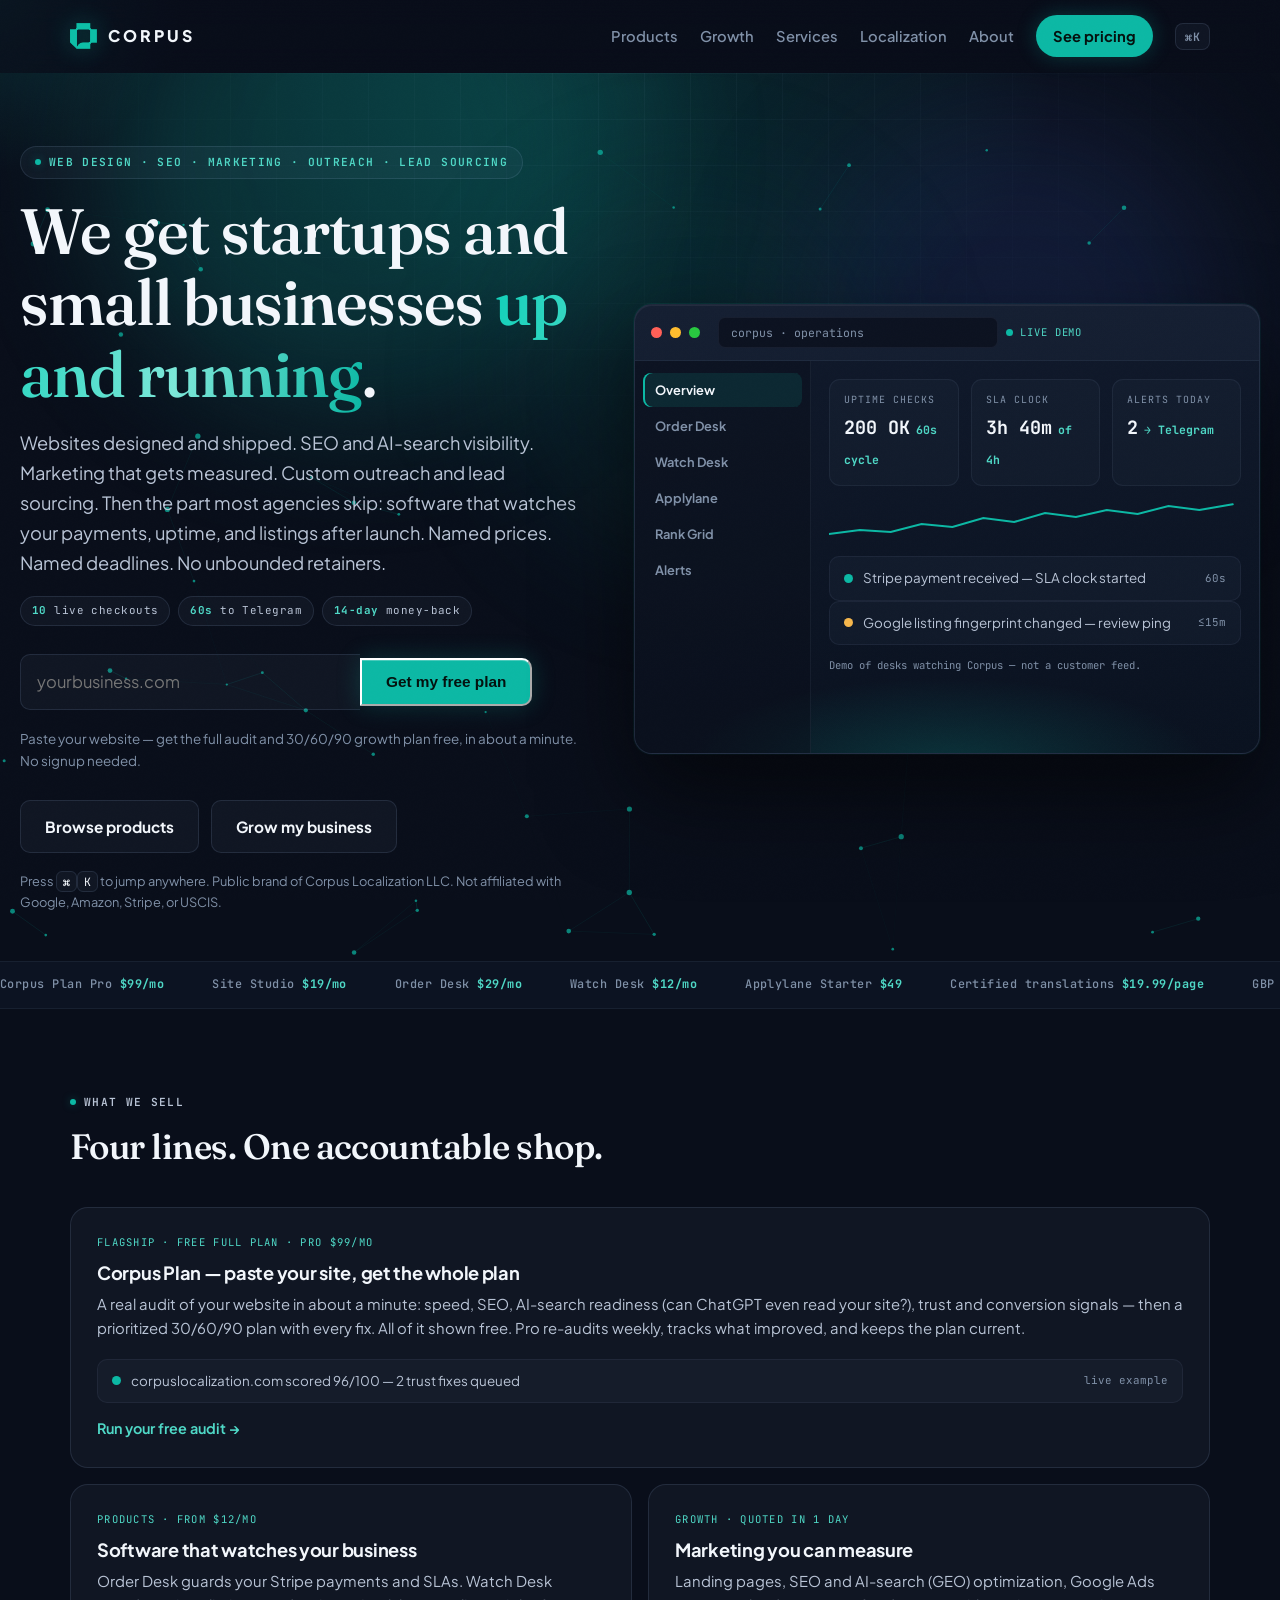
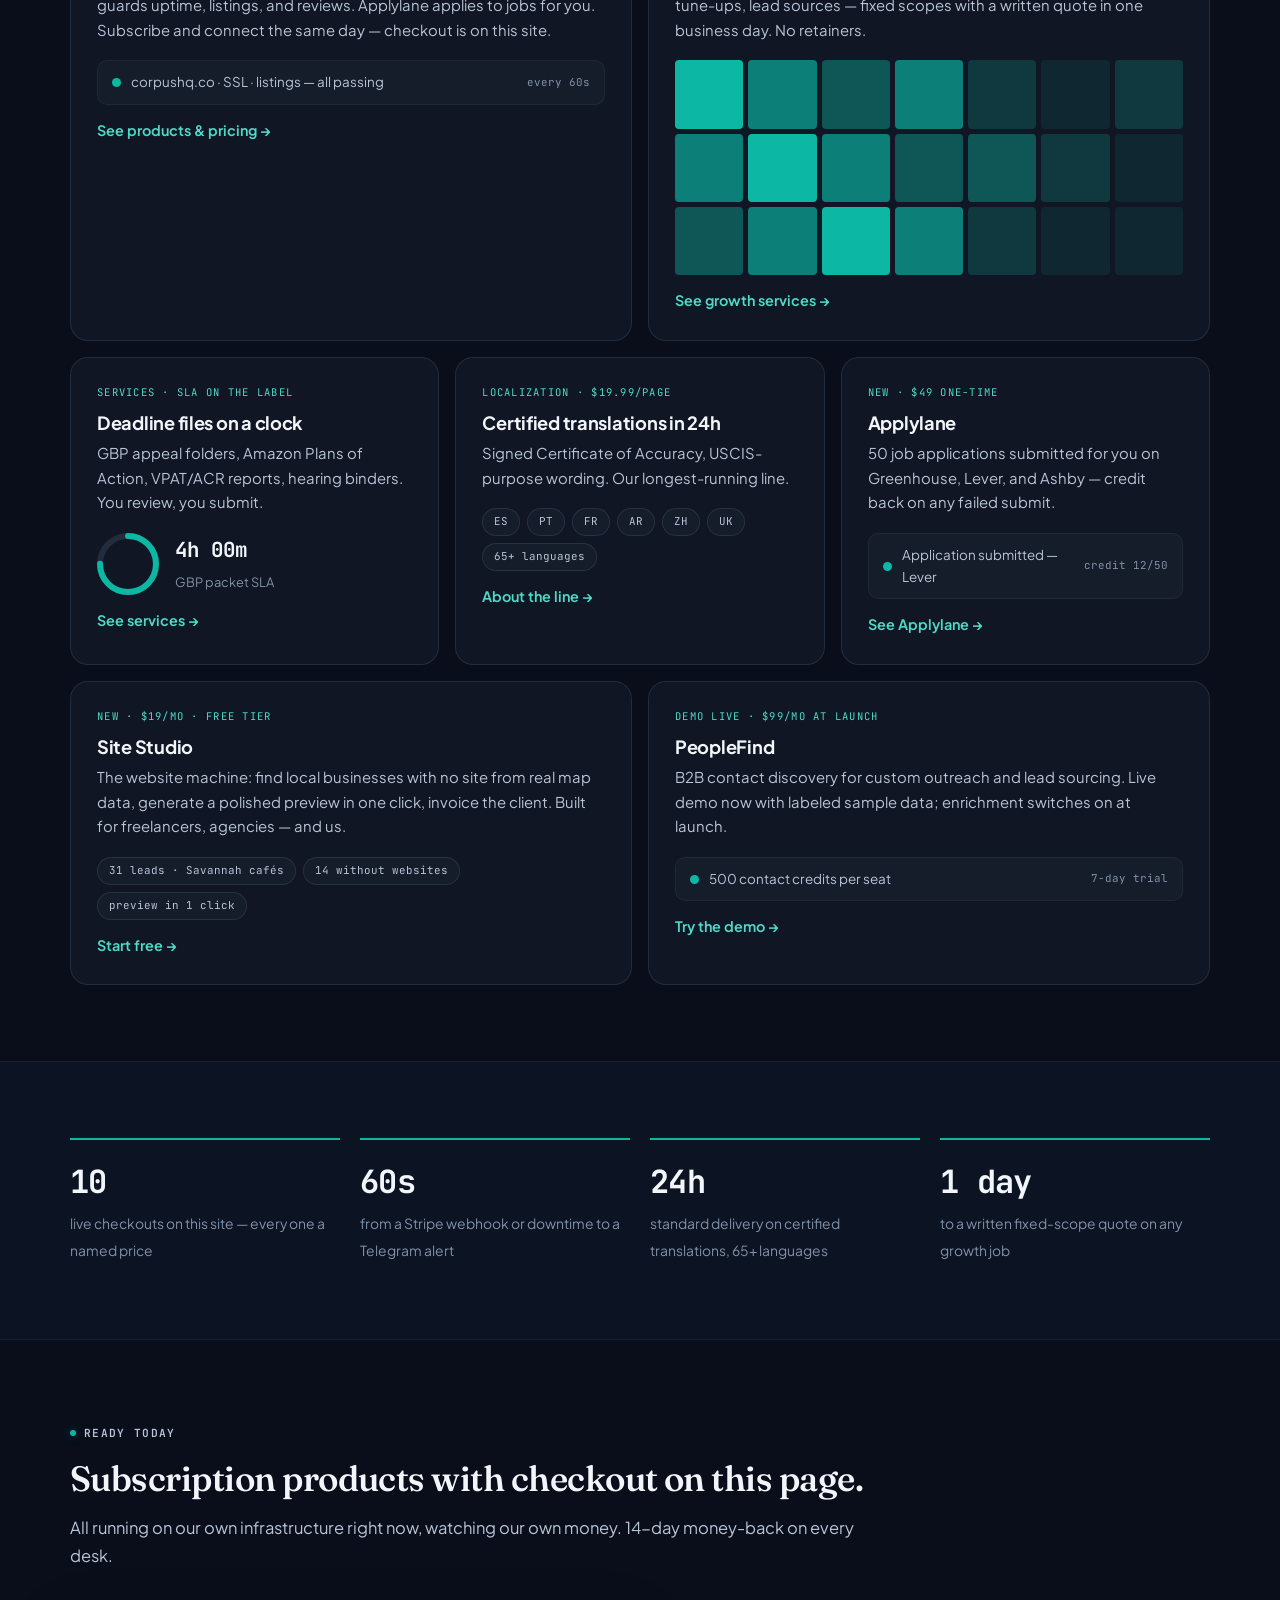
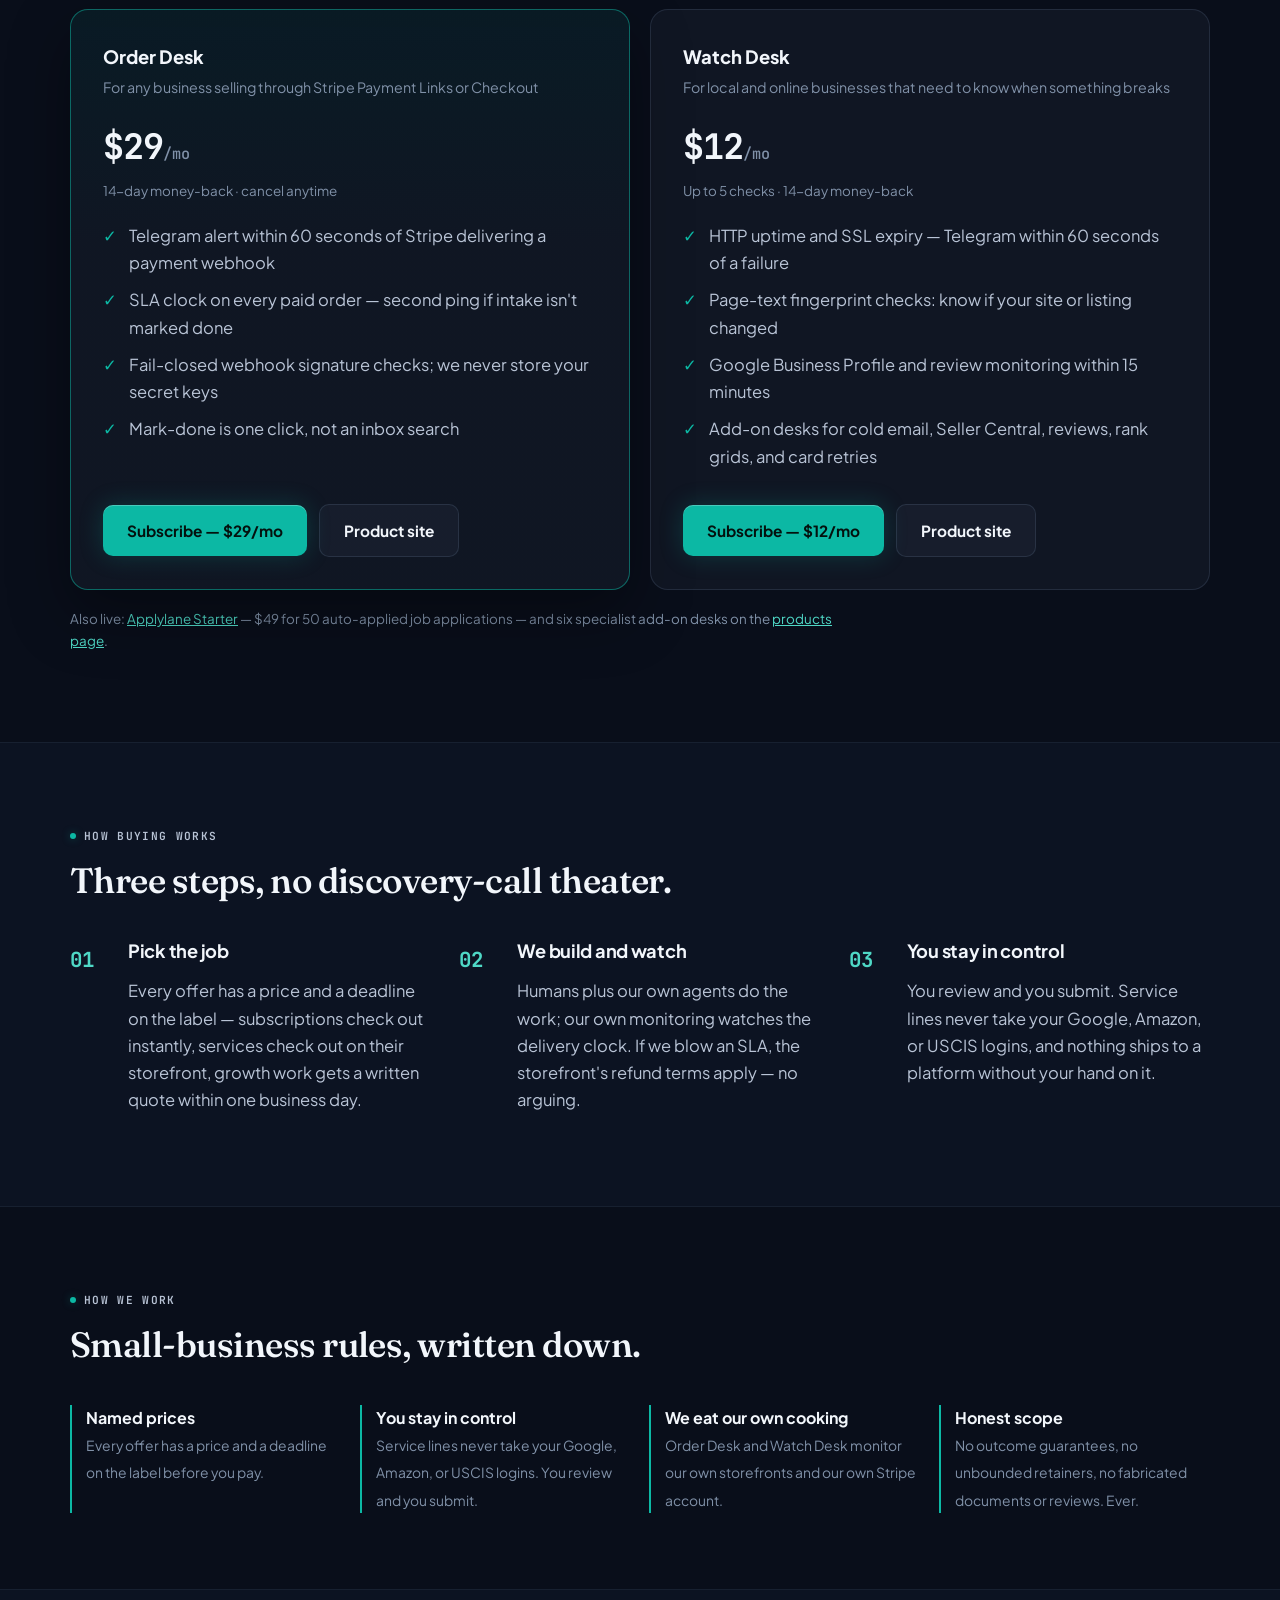
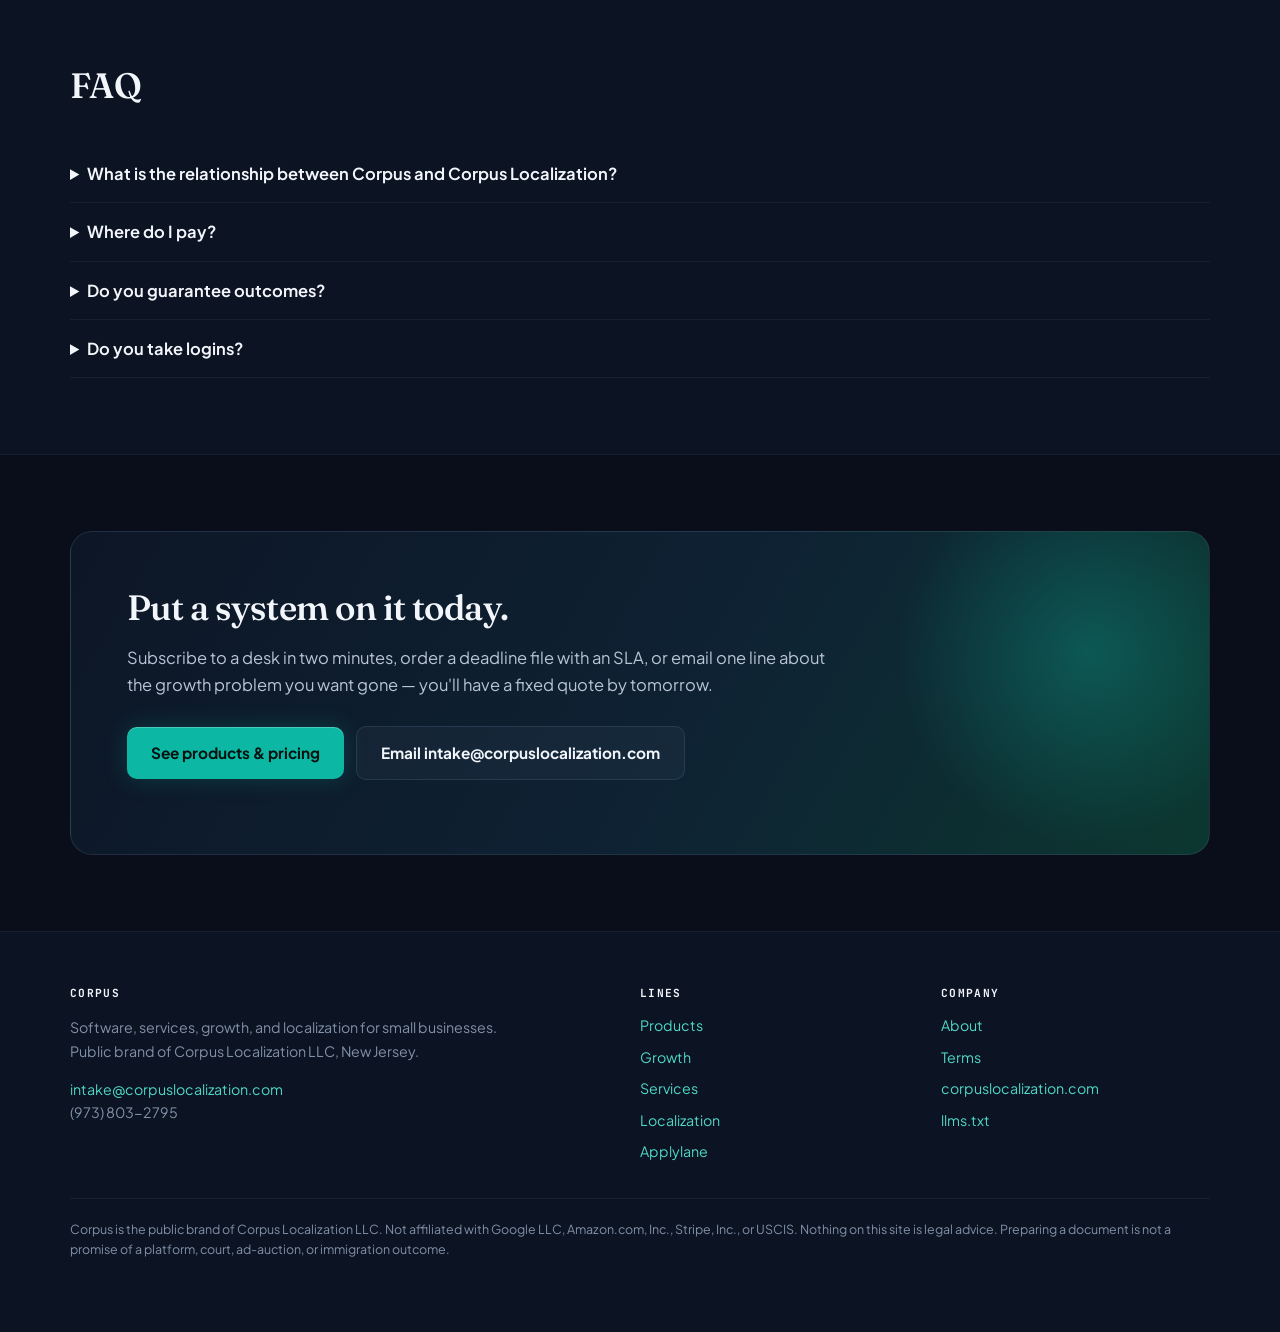
<file: index.html>
<!DOCTYPE html>
<html lang="en">
<head>
  <meta charset="utf-8">
  <meta name="viewport" content="width=device-width, initial-scale=1">
  <title>Corpus — we get startups and small businesses up and running</title>
  <meta name="description" content="Corpus gets startups and small businesses up and running: web design, SEO and AI-search optimization, marketing, custom outreach and lead sourcing — plus the software that keeps it all watched. Named prices, named deadlines, live checkout.">
  <link rel="canonical" href="https://corpushq.co/">
  <meta name="robots" content="index,follow">
  <meta name="theme-color" content="#090e1a">
  <meta name="color-scheme" content="dark">
  <meta property="og:title" content="Corpus — the launch partner for startups and small businesses">
  <meta property="og:description" content="Subscription products with checkout today, deadline-file services with named prices and SLAs, growth work, and certified translations.">
  <meta property="og:url" content="https://corpushq.co/">
  <meta property="og:type" content="website">
  <meta property="og:site_name" content="Corpus">
  <link rel="preconnect" href="https://fonts.googleapis.com">
  <link rel="preconnect" href="https://fonts.gstatic.com" crossorigin>
  <link href="https://fonts.googleapis.com/css2?family=Fraunces:opsz,wght@9..144,500;9..144,600&family=Plus+Jakarta+Sans:wght@400;500;600;700;800&family=JetBrains+Mono:wght@500;700&display=swap" rel="stylesheet">
  <link rel="icon" type="image/png" href="corpus-mark.png">
  <link rel="stylesheet" href="styles.css?v=12">
  <script type="application/ld+json">
  {
    "@context": "https://schema.org",
    "@type": "Organization",
    "name": "Corpus",
    "legalName": "Corpus Localization LLC",
    "alternateName": ["Corpus AI", "Corpus Localization"],
    "url": "https://corpushq.co/",
    "email": "intake@corpuslocalization.com",
    "telephone": "+1-973-803-2795",
    "sameAs": ["https://corpuslocalization.com"]
  }
  </script>
</head>
<body>
  <a class="skip" href="#lines">Skip to content</a>
  <header class="top">
    <div class="wrap bar">
      <a class="brand" href="./"><img class="brand-mark" src="corpus-mark.png" alt="Corpus" width="27" height="26">CORPUS</a>
      <button class="nav-toggle" type="button" aria-label="Open menu" aria-expanded="false" aria-controls="site-nav"><span></span><span></span></button>
      <nav id="site-nav">
        <a href="products">Products</a>
        <a href="growth">Growth</a>
        <a href="services">Services</a>
        <a href="localization">Localization</a>
        <a href="about">About</a>
        <a class="nav-cta" href="products">See pricing</a>
        <button class="nav-cmd" type="button" data-cmdk aria-label="Open command menu">⌘K</button>
      </nav>
    </div>
  </header>

  <main>
    <section class="hero home">
      <div class="aurora" aria-hidden="true"><i></i><i></i><i></i></div>
      <canvas class="field" id="field" aria-hidden="true"></canvas>
      <div class="wrap">
        <div class="hero-split">
          <div class="hero-copy">
            <p class="eyebrow">Web design · SEO · Marketing · Outreach · Lead sourcing</p>
            <h1>We get startups and small businesses <span class="grad">up and running</span>.</h1>
            <p class="lede">Websites designed and shipped. SEO and AI-search visibility. Marketing that gets measured. Custom outreach and lead sourcing. Then the part most agencies skip: software that watches your payments, uptime, and listings after launch. Named prices. Named deadlines. No unbounded retainers.</p>
            <p class="proof" aria-label="Live facts">
              <span><b>10</b> live checkouts</span>
              <span><b>60s</b> to Telegram</span>
              <span><b>14-day</b> money-back</span>
            </p>
            <form class="cta-row scanform" method="post" action="/plan/scan" style="gap:0">
              <input name="url" placeholder="yourbusiness.com" required aria-label="Your website URL"
                     style="font:inherit;color:var(--ink);background:var(--panel);border:1px solid var(--line);border-right:0;border-radius:10px 0 0 10px;padding:13px 16px;min-width:220px;flex:1;max-width:340px">
              <button class="btn" type="submit" style="border-radius:0 10px 10px 0">Get my free plan</button>
            </form>
            <p class="fine" style="margin-top:0">Paste your website — get the full audit and 30/60/90 growth plan free, in about a minute. No signup needed.</p>
            <p class="cta-row">
              <a class="btn ghost" href="products">Browse products</a>
              <a class="btn ghost" href="growth">Grow my business</a>
            </p>
            <p class="kbd-hint">Press <kbd>⌘</kbd><kbd>K</kbd> to jump anywhere. Public brand of Corpus Localization LLC. Not affiliated with Google, Amazon, Stripe, or USCIS.</p>
          </div>

          <div class="os" id="os" data-os>
            <div class="os-chrome">
              <i></i><i></i><i></i>
              <span class="os-url">corpus · operations</span>
              <span class="os-live"><span class="pulse"></span> live demo</span>
            </div>
            <div class="os-lay">
              <div class="os-side" role="tablist" aria-label="Corpus products">
                <button type="button" class="on" role="tab" aria-selected="true" data-os-tab="overview">Overview</button>
                <button type="button" role="tab" aria-selected="false" data-os-tab="orders">Order Desk</button>
                <button type="button" role="tab" aria-selected="false" data-os-tab="watch">Watch Desk</button>
                <button type="button" role="tab" aria-selected="false" data-os-tab="apply">Applylane</button>
                <button type="button" role="tab" aria-selected="false" data-os-tab="rank">Rank Grid</button>
                <button type="button" role="tab" aria-selected="false" data-os-tab="alerts">Alerts</button>
              </div>
              <div class="os-main">
                <div class="os-view on" data-os-view="overview">
                  <div class="kpis">
                    <div class="kpi"><small>Uptime checks</small><b>200 OK<em>60s cycle</em></b></div>
                    <div class="kpi"><small>SLA clock</small><b><span data-sla>3h 41m</span><em>of 4h</em></b></div>
                    <div class="kpi"><small>Alerts today</small><b>2<em>→ Telegram</em></b></div>
                  </div>
                  <svg class="spark" viewBox="0 0 400 46" preserveAspectRatio="none" aria-hidden="true"><polyline points="0,36 30,32 60,34 90,26 120,29 150,20 180,24 210,15 240,19 270,12 300,16 330,8 360,12 400,5"/></svg>
                  <div data-os-feed>
                    <div class="alertline"><span class="pulse"></span> Stripe payment received — SLA clock started <small>60s</small></div>
                    <div class="alertline warn"><span class="pulse"></span> Google listing fingerprint changed — review ping <small>≤15m</small></div>
                  </div>
                  <p class="os-note">Demo of desks watching Corpus — not a customer feed.</p>
                </div>
                <div class="os-view" data-os-view="orders">
                  <div class="kpis">
                    <div class="kpi"><small>Webhook</small><b>signed<em>whsec only</em></b></div>
                    <div class="kpi"><small>Intake</small><b>open<em>clock running</em></b></div>
                    <div class="kpi"><small>Price</small><b>$29<em>/mo</em></b></div>
                  </div>
                  <div class="alertline"><span class="pulse"></span> Payment Link hit · order desk started the 4h clock <small>60s</small></div>
                  <div class="alertline"><span class="pulse"></span> Fail-closed signature check passed <small>live</small></div>
                  <p class="cta-row" style="margin:8px 0 0">
                    <a class="btn subscribe" href="https://buy.stripe.com/bJe9ALdC91aVgVR7VJco11z">Subscribe — $29/mo</a>
                  </p>
                </div>
                <div class="os-view" data-os-view="watch">
                  <div class="kpis">
                    <div class="kpi"><small>HTTP</small><b>200<em>corpushq.co</em></b></div>
                    <div class="kpi"><small>TLS</small><b>89d<em>to expiry</em></b></div>
                    <div class="kpi"><small>Listing</small><b>ok<em>≤15m</em></b></div>
                  </div>
                  <div class="heat" aria-hidden="true">
                    <i></i><i class="c2"></i><i></i><i class="c3"></i><i class="c2"></i><i class="c4"></i><i></i><i class="c5"></i>
                    <i class="c2"></i><i></i><i class="c3"></i><i></i><i class="c4"></i><i class="c2"></i><i class="c5"></i><i class="c3"></i>
                  </div>
                  <div class="alertline"><span class="pulse"></span> Page fingerprint stable · no deface <small>60s</small></div>
                  <p class="cta-row" style="margin:8px 0 0">
                    <a class="btn subscribe" href="https://buy.stripe.com/4gM9AL41zcTDbBx7VJco11r">Subscribe — $12/mo</a>
                  </p>
                </div>
                <div class="os-view" data-os-view="apply">
                  <div class="kpis">
                    <div class="kpi"><small>Credits</small><b>12/50<em>used</em></b></div>
                    <div class="kpi"><small>ATS</small><b>Lever<em>submitted</em></b></div>
                    <div class="kpi"><small>Price</small><b>$49<em>one-time</em></b></div>
                  </div>
                  <div class="credit-bar" aria-hidden="true"><i></i></div>
                  <div class="alertline"><span class="pulse"></span> Application submitted — credit refunded on any failed submit <small>live</small></div>
                  <p class="cta-row" style="margin:8px 0 0">
                    <a class="btn" href="/apply/">Open Applylane</a>
                  </p>
                </div>
                <div class="os-view" data-os-view="rank">
                  <div class="kpis">
                    <div class="kpi"><small>Grid</small><b>7×7<em>local</em></b></div>
                    <div class="kpi"><small>Keywords</small><b>3<em>moved</em></b></div>
                    <div class="kpi"><small>Price</small><b>$19<em>/mo</em></b></div>
                  </div>
                  <div class="heat" aria-hidden="true">
                    <i class="c5"></i><i class="c4"></i><i class="c3"></i><i class="c2"></i><i></i><i class="c2"></i><i class="c3"></i><i class="c4"></i>
                    <i class="c4"></i><i class="c3"></i><i></i><i class="c2"></i><i></i><i class="c3"></i><i class="c4"></i><i class="c5"></i>
                  </div>
                  <p class="os-note">Paid SERP API snapshots — no proxy farms. Not a ranking guarantee.</p>
                </div>
                <div class="os-view" data-os-view="alerts">
                  <div class="alertline"><span class="pulse"></span> Telegram first, email fallback <small>60s</small></div>
                  <div class="alertline warn"><span class="pulse"></span> Second ping if an SLA clock is ignored <small>clock</small></div>
                  <div class="alertline"><span class="pulse"></span> We run this on our own Stripe and our own site <small>dogfood</small></div>
                  <p class="os-note">Alerts are notifications. They are not an uptime or platform-outcome guarantee.</p>
                </div>
              </div>
            </div>
          </div>
        </div>
      </div>
    </section>

    <div class="ticker" aria-hidden="true">
      <div class="ticker-track">
        <span>Corpus Plan Pro <b>$99/mo</b></span><span>Site Studio <b>$19/mo</b></span><span>Order Desk <b>$29/mo</b></span><span>Watch Desk <b>$12/mo</b></span><span>Applylane Starter <b>$49</b></span><span>Certified translations <b>$19.99/page</b></span><span>GBP appeal packet <b>$149 · 4h</b></span><span>Amazon Plan of Action <b>$299 · 6h</b></span><span>VPAT Sprint <b>$1,995 · 5 days</b></span><span>Landing pages · SEO · AI search <b>quoted in 1 day</b></span>
        <span>Corpus Plan Pro <b>$99/mo</b></span><span>Site Studio <b>$19/mo</b></span><span>Order Desk <b>$29/mo</b></span><span>Watch Desk <b>$12/mo</b></span><span>Applylane Starter <b>$49</b></span><span>Certified translations <b>$19.99/page</b></span><span>GBP appeal packet <b>$149 · 4h</b></span><span>Amazon Plan of Action <b>$299 · 6h</b></span><span>VPAT Sprint <b>$1,995 · 5 days</b></span><span>Landing pages · SEO · AI search <b>quoted in 1 day</b></span>
      </div>
    </div>

    <section id="lines">
      <div class="wrap">
        <div class="section-head reveal">
          <p class="kicker">What we sell</p>
          <h2>Four lines. One accountable shop.</h2>
        </div>
        <div class="bento">
          <a class="b-card w6 reveal" href="/plan/">
            <span class="meta">Flagship · free full plan · Pro $99/mo</span>
            <h3>Corpus Plan — paste your site, get the whole plan</h3>
            <p>A real audit of your website in about a minute: speed, SEO, AI-search readiness (can ChatGPT even read your site?), trust and conversion signals — then a prioritized 30/60/90 plan with every fix. All of it shown free. Pro re-audits weekly, tracks what improved, and keeps the plan current.</p>
            <div class="b-visual">
              <div class="alertline"><span class="pulse"></span> corpuslocalization.com scored 96/100 — 2 trust fixes queued <small>live example</small></div>
            </div>
            <span class="go">Run your free audit →</span>
          </a>
          <a class="b-card w3 reveal" href="products">
            <span class="meta">Products · from $12/mo</span>
            <h3>Software that watches your business</h3>
            <p>Order Desk guards your Stripe payments and SLAs. Watch Desk guards uptime, listings, and reviews. Applylane applies to jobs for you. Subscribe and connect the same day — checkout is on this site.</p>
            <div class="b-visual">
              <div class="alertline"><span class="pulse"></span> corpushq.co · SSL · listings — all passing <small>every 60s</small></div>
            </div>
            <span class="go">See products &amp; pricing →</span>
          </a>
          <a class="b-card w3 reveal d1" href="growth">
            <span class="meta">Growth · quoted in 1 day</span>
            <h3>Marketing you can measure</h3>
            <p>Landing pages, SEO and AI-search (GEO) optimization, Google Ads tune-ups, lead sources — fixed scopes with a written quote in one business day. No retainers.</p>
            <div class="b-visual gridcells" aria-hidden="true">
              <i></i><i class="c2"></i><i class="c3"></i><i class="c2"></i><i class="c4"></i><i class="c5"></i><i class="c4"></i>
              <i class="c2"></i><i></i><i class="c2"></i><i class="c3"></i><i class="c3"></i><i class="c4"></i><i class="c5"></i>
              <i class="c3"></i><i class="c2"></i><i></i><i class="c2"></i><i class="c4"></i><i class="c5"></i><i class="c5"></i>
            </div>
            <span class="go">See growth services →</span>
          </a>
          <a class="b-card w2 reveal" href="services">
            <span class="meta">Services · SLA on the label</span>
            <h3>Deadline files on a clock</h3>
            <p>GBP appeal folders, Amazon Plans of Action, VPAT/ACR reports, hearing binders. You review, you submit.</p>
            <div class="b-visual slatimer">
              <svg class="ring" width="62" height="62" viewBox="0 0 62 62"><circle class="track" cx="31" cy="31" r="28"/><circle class="val" cx="31" cy="31" r="28"/></svg>
              <div><b>4h 00m</b><span>GBP packet SLA</span></div>
            </div>
            <span class="go">See services →</span>
          </a>
          <a class="b-card w2 reveal d1" href="localization">
            <span class="meta">Localization · $19.99/page</span>
            <h3>Certified translations in 24h</h3>
            <p>Signed Certificate of Accuracy, USCIS-purpose wording. Our longest-running line.</p>
            <div class="b-visual langchips" aria-hidden="true">
              <span>ES</span><span>PT</span><span>FR</span><span>AR</span><span>ZH</span><span>UK</span><span>65+ languages</span>
            </div>
            <span class="go">About the line →</span>
          </a>
          <a class="b-card w2 reveal d2" href="/apply/">
            <span class="meta">New · $49 one-time</span>
            <h3>Applylane</h3>
            <p>50 job applications submitted for you on Greenhouse, Lever, and Ashby — credit back on any failed submit.</p>
            <div class="b-visual">
              <div class="alertline"><span class="pulse"></span> Application submitted — Lever <small>credit 12/50</small></div>
            </div>
            <span class="go">See Applylane →</span>
          </a>
          <a class="b-card w3 reveal" href="/studio/">
            <span class="meta">New · $19/mo · free tier</span>
            <h3>Site Studio</h3>
            <p>The website machine: find local businesses with no site from real map data, generate a polished preview in one click, invoice the client. Built for freelancers, agencies — and us.</p>
            <div class="b-visual langchips" aria-hidden="true"><span>31 leads · Savannah cafés</span><span>14 without websites</span><span>preview in 1 click</span></div>
            <span class="go">Start free →</span>
          </a>
          <a class="b-card w3 reveal d1" href="/find/">
            <span class="meta">Demo live · $99/mo at launch</span>
            <h3>PeopleFind</h3>
            <p>B2B contact discovery for custom outreach and lead sourcing. Live demo now with labeled sample data; enrichment switches on at launch.</p>
            <div class="b-visual"><div class="alertline"><span class="pulse"></span> 500 contact credits per seat <small>7-day trial</small></div></div>
            <span class="go">Try the demo →</span>
          </a>
        </div>
      </div>
    </section>

    <section class="alt" id="numbers">
      <div class="wrap">
        <div class="stats">
          <div class="stat reveal"><b data-count="10">10</b><span>live checkouts on this site — every one a named price</span></div>
          <div class="stat reveal d1"><b data-count="60" data-suffix="s">60s</b><span>from a Stripe webhook or downtime to a Telegram alert</span></div>
          <div class="stat reveal d2"><b data-count="24" data-suffix="h">24h</b><span>standard delivery on certified translations, 65+ languages</span></div>
          <div class="stat reveal d3"><b data-count="1" data-suffix=" day">1 day</b><span>to a written fixed-scope quote on any growth job</span></div>
        </div>
      </div>
    </section>

    <section id="subscribe">
      <div class="wrap">
        <div class="section-head reveal">
          <p class="kicker">Ready today</p>
          <h2>Subscription products with checkout on this page.</h2>
          <p>All running on our own infrastructure right now, watching our own money. 14-day money-back on every desk.</p>
        </div>
        <div class="pricing">
          <div class="price-card featured reveal">
            <p class="plan">Order Desk</p>
            <p class="for">For any business selling through Stripe Payment Links or Checkout</p>
            <p class="price">$29<small>/mo</small></p>
            <p class="price-note">14-day money-back · cancel anytime</p>
            <ul class="checks">
              <li>Telegram alert within 60 seconds of Stripe delivering a payment webhook</li>
              <li>SLA clock on every paid order — second ping if intake isn't marked done</li>
              <li>Fail-closed webhook signature checks; we never store your secret keys</li>
              <li>Mark-done is one click, not an inbox search</li>
            </ul>
            <p class="cta-row">
              <a class="btn subscribe" href="https://buy.stripe.com/bJe9ALdC91aVgVR7VJco11z">Subscribe — $29/mo</a>
              <a class="btn ghost" href="https://orderdesk.corpuslocalization.com">Product site</a>
            </p>
          </div>
          <div class="price-card reveal d1">
            <p class="plan">Watch Desk</p>
            <p class="for">For local and online businesses that need to know when something breaks</p>
            <p class="price">$12<small>/mo</small></p>
            <p class="price-note">Up to 5 checks · 14-day money-back</p>
            <ul class="checks">
              <li>HTTP uptime and SSL expiry — Telegram within 60 seconds of a failure</li>
              <li>Page-text fingerprint checks: know if your site or listing changed</li>
              <li>Google Business Profile and review monitoring within 15 minutes</li>
              <li>Add-on desks for cold email, Seller Central, reviews, rank grids, and card retries</li>
            </ul>
            <p class="cta-row">
              <a class="btn subscribe" href="https://buy.stripe.com/4gM9AL41zcTDbBx7VJco11r">Subscribe — $12/mo</a>
              <a class="btn ghost" href="https://watchdesk.corpuslocalization.com">Product site</a>
            </p>
          </div>
        </div>
        <p class="fine reveal" style="margin-top:18px">Also live: <a href="/apply/">Applylane Starter</a> — $49 for 50 auto-applied job applications — and six specialist add-on desks on the <a href="products">products page</a>.</p>
      </div>
    </section>

    <section class="alt" id="how">
      <div class="wrap">
        <div class="section-head reveal">
          <p class="kicker">How buying works</p>
          <h2>Three steps, no discovery-call theater.</h2>
        </div>
        <div class="steps">
          <div class="step reveal"><h3>Pick the job</h3><p>Every offer has a price and a deadline on the label — subscriptions check out instantly, services check out on their storefront, growth work gets a written quote within one business day.</p></div>
          <div class="step reveal d1"><h3>We build and watch</h3><p>Humans plus our own agents do the work; our own monitoring watches the delivery clock. If we blow an SLA, the storefront's refund terms apply — no arguing.</p></div>
          <div class="step reveal d2"><h3>You stay in control</h3><p>You review and you submit. Service lines never take your Google, Amazon, or USCIS logins, and nothing ships to a platform without your hand on it.</p></div>
        </div>
      </div>
    </section>

    <section id="why">
      <div class="wrap">
        <div class="section-head reveal">
          <p class="kicker">How we work</p>
          <h2>Small-business rules, written down.</h2>
        </div>
        <div class="trust">
          <div class="reveal"><strong>Named prices</strong><span>Every offer has a price and a deadline on the label before you pay.</span></div>
          <div class="reveal d1"><strong>You stay in control</strong><span>Service lines never take your Google, Amazon, or USCIS logins. You review and you submit.</span></div>
          <div class="reveal d2"><strong>We eat our own cooking</strong><span>Order Desk and Watch Desk monitor our own storefronts and our own Stripe account.</span></div>
          <div class="reveal d3"><strong>Honest scope</strong><span>No outcome guarantees, no unbounded retainers, no fabricated documents or reviews. Ever.</span></div>
        </div>
      </div>
    </section>

    <section class="alt" id="faq">
      <div class="wrap">
        <div class="section-head reveal"><h2>FAQ</h2></div>
        <details class="reveal">
          <summary>What is the relationship between Corpus and Corpus Localization?</summary>
          <p>One company. Corpus is the public brand of Corpus Localization LLC, a New Jersey company. Certified translations ship under the Corpus Localization name; software, services, and growth work ship under Corpus. Invoices say Corpus Localization LLC.</p>
        </details>
        <details class="reveal">
          <summary>Where do I pay?</summary>
          <p>Subscription products and Applylane check out right here through Stripe. Deadline-file services check out on their own storefront pages, linked from the <a href="services">services page</a>. Translations are quoted and ordered at corpuslocalization.com. Growth work is quoted by email first, then invoiced through Stripe.</p>
        </details>
        <details class="reveal">
          <summary>Do you guarantee outcomes?</summary>
          <p>No. We guarantee the deliverable and the deadline: the packet, the report, the page, the alert. Nobody can honestly guarantee what Google, Amazon, a court, or an ad auction decides, and we do not.</p>
        </details>
        <details class="reveal">
          <summary>Do you take logins?</summary>
          <p>Service lines never take Google, Amazon, or USCIS logins. Watch Desk's Seller Central Desk add-on is the one exception, with its own terms on the products page — you own the account and can revoke access at any time.</p>
        </details>
      </div>
    </section>

    <section id="cta">
      <div class="wrap">
        <div class="cta-band reveal">
          <h2>Put a system on it today.</h2>
          <p>Subscribe to a desk in two minutes, order a deadline file with an SLA, or email one line about the growth problem you want gone — you'll have a fixed quote by tomorrow.</p>
          <p class="cta-row">
            <a class="btn" href="products">See products &amp; pricing</a>
            <a class="btn ghost" href="mailto:intake@corpuslocalization.com?subject=GROWTH%20QUOTE">Email intake@corpuslocalization.com</a>
          </p>
        </div>
      </div>
    </section>
  </main>

  <footer>
    <div class="wrap">
      <div class="cols">
        <div>
          <h4>Corpus</h4>
          <p style="max-width:44ch">Software, services, growth, and localization for small businesses. Public brand of Corpus Localization LLC, New Jersey.</p>
          <p><a href="mailto:intake@corpuslocalization.com">intake@corpuslocalization.com</a><br>(973) 803-2795</p>
        </div>
        <div>
          <h4>Lines</h4>
          <ul>
            <li><a href="products">Products</a></li>
            <li><a href="growth">Growth</a></li>
            <li><a href="services">Services</a></li>
            <li><a href="localization">Localization</a></li>
            <li><a href="/apply/">Applylane</a></li>
          </ul>
        </div>
        <div>
          <h4>Company</h4>
          <ul>
            <li><a href="about">About</a></li>
            <li><a href="terms">Terms</a></li>
            <li><a href="https://corpuslocalization.com">corpuslocalization.com</a></li>
            <li><a href="llms.txt">llms.txt</a></li>
          </ul>
        </div>
      </div>
      <p class="legal">Corpus is the public brand of Corpus Localization LLC. Not affiliated with Google LLC, Amazon.com, Inc., Stripe, Inc., or USCIS. Nothing on this site is legal advice. Preparing a document is not a promise of a platform, court, ad-auction, or immigration outcome.</p>
    </div>
  </footer>
  <div class="grain" aria-hidden="true"></div>
  <div class="pointer-glow" aria-hidden="true"></div>
  <div class="cmdk" id="cmdk" hidden>
    <div class="cmdk-panel" role="dialog" aria-modal="true" aria-label="Command menu">
      <input class="cmdk-input" type="search" placeholder="Jump to a product, page, or action…" aria-label="Search">
      <ul class="cmdk-list"></ul>
      <p class="cmdk-hint">↑↓ to move · enter to open · esc to close</p>
    </div>
  </div>
  <script src="motion.js?v=12" defer></script>
</body>
</html>
</file>
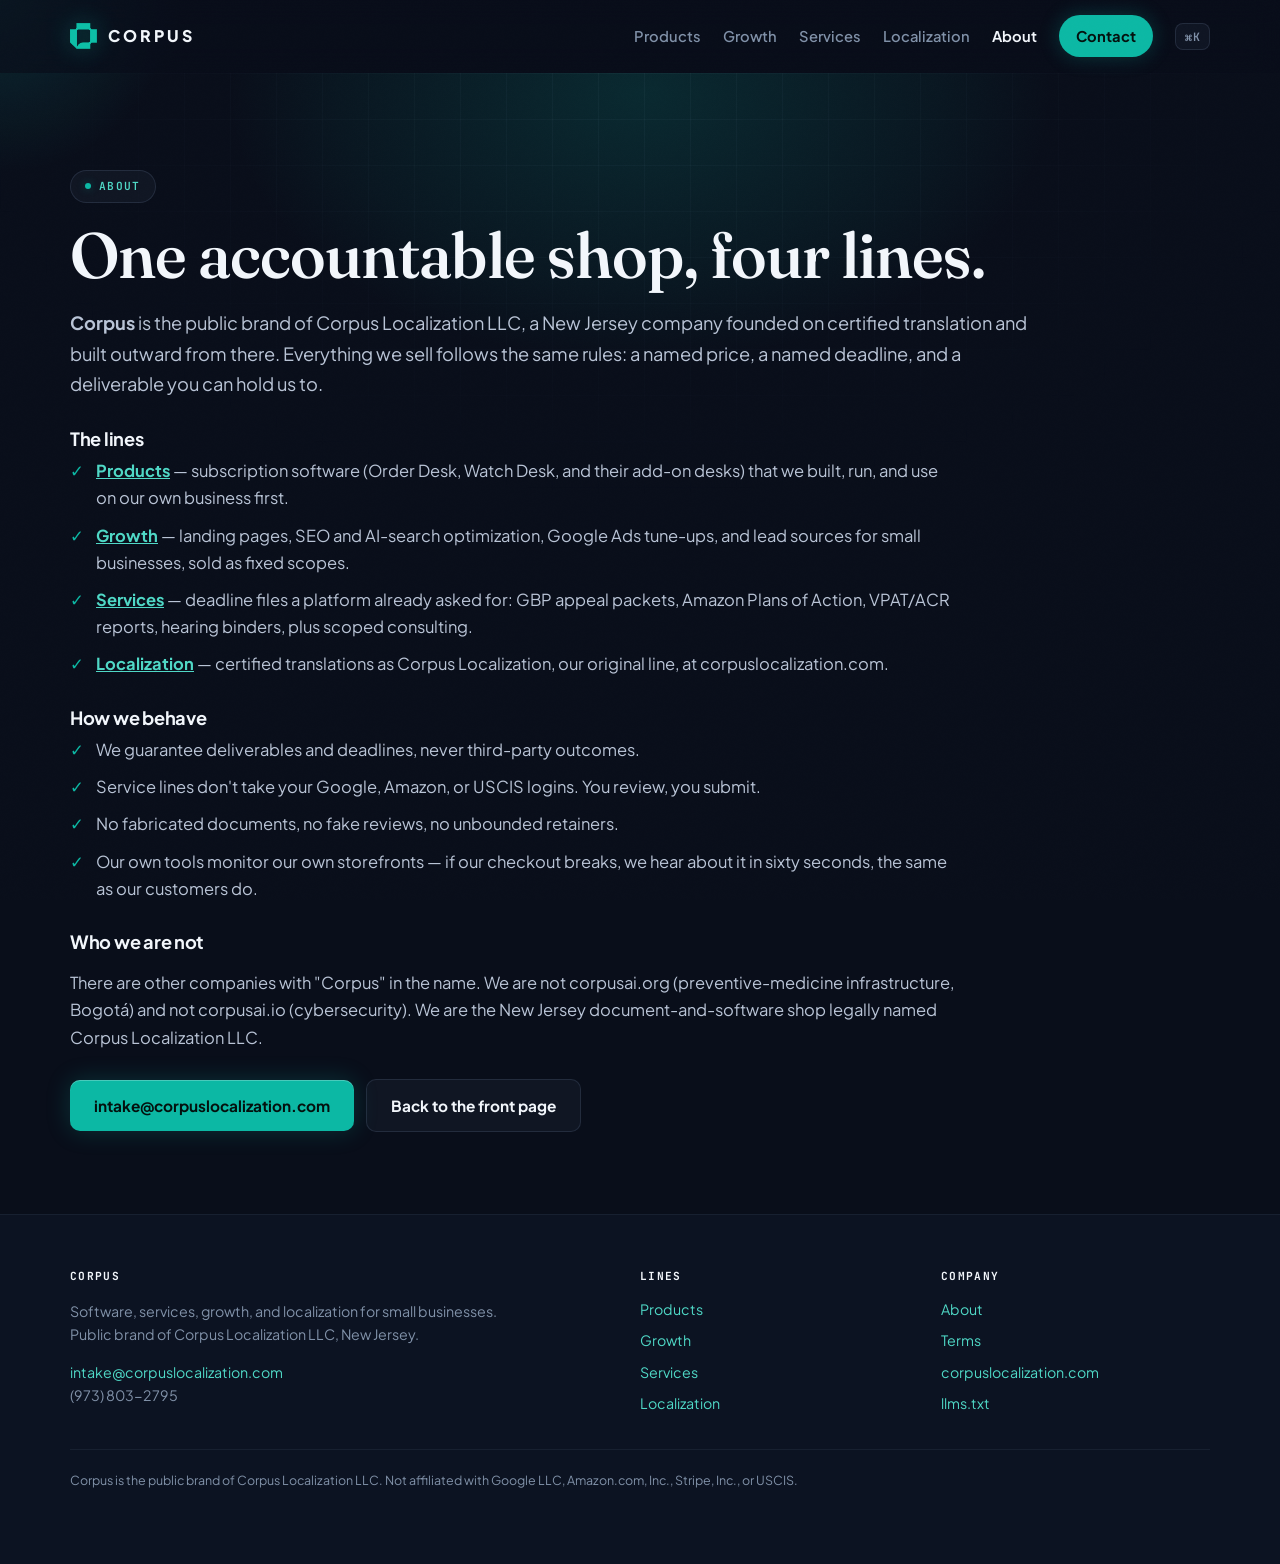
<file: about.html>
<!DOCTYPE html>
<html lang="en">
<head>
  <meta charset="utf-8">
  <meta name="viewport" content="width=device-width, initial-scale=1">
  <title>About — Corpus</title>
  <meta name="description" content="Corpus is the public brand of Corpus Localization LLC, a New Jersey company. One shop, four lines: subscription software, fixed-price services, small-business growth, and certified translations.">
  <link rel="canonical" href="https://corpushq.co/about">
  <meta name="robots" content="index,follow">
  <meta property="og:title" content="About Corpus">
  <meta property="og:description" content="One New Jersey shop, four lines: software, services, growth, localization.">
  <meta property="og:url" content="https://corpushq.co/about">
  <meta property="og:type" content="website">
  <meta property="og:site_name" content="Corpus">
  <link rel="preconnect" href="https://fonts.googleapis.com">
  <link rel="preconnect" href="https://fonts.gstatic.com" crossorigin>
  <link href="https://fonts.googleapis.com/css2?family=Fraunces:opsz,wght@9..144,500;9..144,600&family=Plus+Jakarta+Sans:wght@400;500;600;700;800&family=JetBrains+Mono:wght@500;700&display=swap" rel="stylesheet">
  <link rel="icon" type="image/png" href="corpus-mark.png">
  <meta name="theme-color" content="#090e1a">
  <meta name="color-scheme" content="dark">
  <link rel="stylesheet" href="styles.css?v=12">
</head>
<body>
  <header class="top">
    <div class="wrap bar">
      <a class="brand" href="./"><img class="brand-mark" src="corpus-mark.png" alt="Corpus" width="27" height="26">CORPUS</a>
      <button class="nav-toggle" type="button" aria-label="Open menu" aria-expanded="false" aria-controls="site-nav"><span></span><span></span></button>
      <nav id="site-nav">
        <a href="products">Products</a>
        <a href="growth">Growth</a>
        <a href="services">Services</a>
        <a href="localization">Localization</a>
        <a class="active" href="about">About</a>
        <a class="nav-cta" href="mailto:intake@corpuslocalization.com">Contact</a>
        <button class="nav-cmd" type="button" data-cmdk aria-label="Open command menu">⌘K</button>
      </nav>
    </div>
  </header>

  <main>
    <section class="hero article">
      <div class="wrap">
        <p class="eyebrow">About</p>
        <h1>One accountable shop, four lines.</h1>
        <p class="lede"><strong>Corpus</strong> is the public brand of Corpus Localization LLC, a New Jersey company founded on certified translation and built outward from there. Everything we sell follows the same rules: a named price, a named deadline, and a deliverable you can hold us to.</p>

        <h3>The lines</h3>
        <ul class="checks">
          <li><strong><a href="products">Products</a></strong> — subscription software (Order Desk, Watch Desk, and their add-on desks) that we built, run, and use on our own business first.</li>
          <li><strong><a href="growth">Growth</a></strong> — landing pages, SEO and AI-search optimization, Google Ads tune-ups, and lead sources for small businesses, sold as fixed scopes.</li>
          <li><strong><a href="services">Services</a></strong> — deadline files a platform already asked for: GBP appeal packets, Amazon Plans of Action, VPAT/ACR reports, hearing binders, plus scoped consulting.</li>
          <li><strong><a href="localization">Localization</a></strong> — certified translations as Corpus Localization, our original line, at corpuslocalization.com.</li>
        </ul>

        <h3>How we behave</h3>
        <ul class="checks">
          <li>We guarantee deliverables and deadlines, never third-party outcomes.</li>
          <li>Service lines don't take your Google, Amazon, or USCIS logins. You review, you submit.</li>
          <li>No fabricated documents, no fake reviews, no unbounded retainers.</li>
          <li>Our own tools monitor our own storefronts — if our checkout breaks, we hear about it in sixty seconds, the same as our customers do.</li>
        </ul>

        <h3>Who we are not</h3>
        <p>There are other companies with "Corpus" in the name. We are not corpusai.org (preventive-medicine infrastructure, Bogotá) and not corpusai.io (cybersecurity). We are the New Jersey document-and-software shop legally named Corpus Localization LLC.</p>

        <p class="cta-row" style="margin-top:28px">
          <a class="btn" href="mailto:intake@corpuslocalization.com">intake@corpuslocalization.com</a>
          <a class="btn ghost" href="./">Back to the front page</a>
        </p>
      </div>
    </section>
  </main>

  <footer>
    <div class="wrap">
      <div class="cols">
        <div>
          <h4>Corpus</h4>
          <p style="max-width:44ch">Software, services, growth, and localization for small businesses. Public brand of Corpus Localization LLC, New Jersey.</p>
          <p><a href="mailto:intake@corpuslocalization.com">intake@corpuslocalization.com</a><br>(973) 803-2795</p>
        </div>
        <div>
          <h4>Lines</h4>
          <ul>
            <li><a href="products">Products</a></li>
            <li><a href="growth">Growth</a></li>
            <li><a href="services">Services</a></li>
            <li><a href="localization">Localization</a></li>
          </ul>
        </div>
        <div>
          <h4>Company</h4>
          <ul>
            <li><a href="about">About</a></li>
            <li><a href="terms">Terms</a></li>
            <li><a href="https://corpuslocalization.com">corpuslocalization.com</a></li>
            <li><a href="llms.txt">llms.txt</a></li>
          </ul>
        </div>
      </div>
      <p class="legal">Corpus is the public brand of Corpus Localization LLC. Not affiliated with Google LLC, Amazon.com, Inc., Stripe, Inc., or USCIS.</p>
    </div>
  </footer>
  <div class="grain" aria-hidden="true"></div>
  <div class="pointer-glow" aria-hidden="true"></div>
  <div class="cmdk" id="cmdk" hidden>
    <div class="cmdk-panel" role="dialog" aria-modal="true" aria-label="Command menu">
      <input class="cmdk-input" type="search" placeholder="Jump to a product, page, or action…" aria-label="Search">
      <ul class="cmdk-list"></ul>
      <p class="cmdk-hint">↑↓ to move · enter to open · esc to close</p>
    </div>
  </div>
  <script src="motion.js?v=12" defer></script>
</body>
</html>
</file>
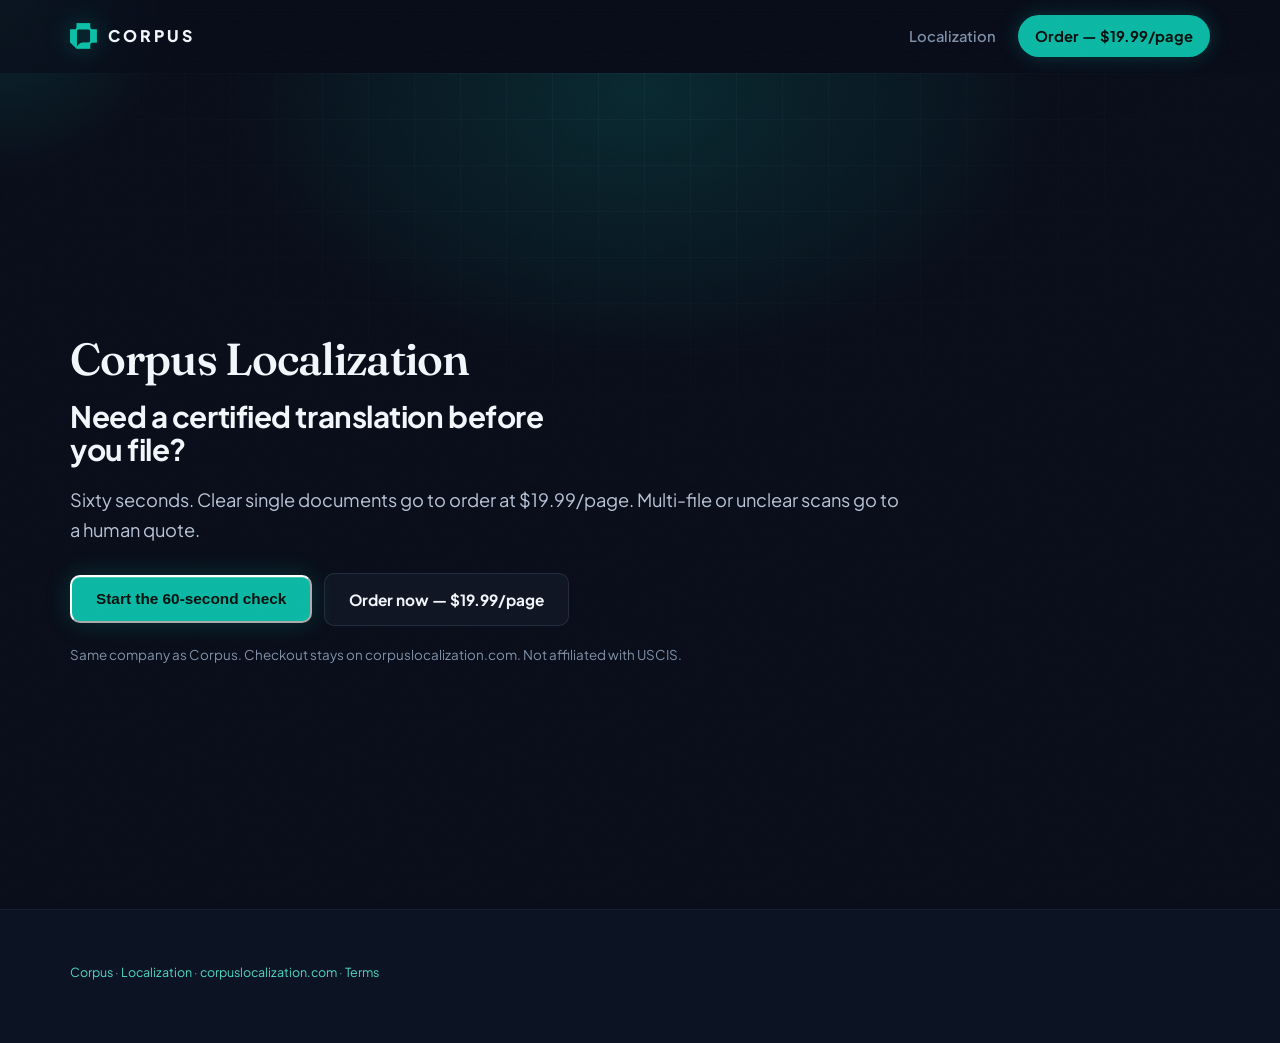
<file: check.html>
<!DOCTYPE html>
<html lang="en">
<head>
  <meta charset="utf-8">
  <meta name="viewport" content="width=device-width, initial-scale=1">
  <title>Certified translation check | Corpus</title>
  <meta name="description" content="60-second check for certified document translation. Clear standard docs route to $19.99/page checkout; multi-file or unclear scans go to a human quote.">
  <link rel="canonical" href="https://corpushq.co/check">
  <meta name="robots" content="noindex,follow">
  <meta property="og:title" content="Corpus — certified translation check">
  <meta property="og:description" content="Deadline coming up? Find the right certified translation path in 60 seconds.">
  <meta property="og:url" content="https://corpushq.co/check">
  <meta property="og:type" content="website">
  <meta property="og:site_name" content="Corpus">
  <link rel="preconnect" href="https://fonts.googleapis.com">
  <link rel="preconnect" href="https://fonts.gstatic.com" crossorigin>
  <link href="https://fonts.googleapis.com/css2?family=Fraunces:opsz,wght@9..144,500;9..144,600&family=Plus+Jakarta+Sans:wght@400;500;600;700;800&family=JetBrains+Mono:wght@500;700&display=swap" rel="stylesheet">
  <link rel="icon" type="image/png" href="corpus-mark.png">
  <meta name="theme-color" content="#090e1a">
  <meta name="color-scheme" content="dark">
  <link rel="stylesheet" href="styles.css?v=12">
</head>
<body class="funnel">
  <a class="skip" href="#quiz">Skip to check</a>

  <header class="top">
    <div class="wrap bar">
      <a class="brand" href="./"><img class="brand-mark" src="corpus-mark.png" alt="Corpus" width="27" height="26">CORPUS</a>
      <button class="nav-toggle" type="button" aria-label="Open menu" aria-expanded="false" aria-controls="site-nav"><span></span><span></span></button>
      <nav id="site-nav">
        <a href="localization">Localization</a>
        <a class="nav-cta" href="https://corpuslocalization.com/start-your-order/?utm_source=meta&utm_medium=paid&utm_campaign=quiz&utm_content=nav">Order — $19.99/page</a>
      </nav>
    </div>
  </header>

  <section class="hero funnel-hero" id="top" aria-label="Corpus Localization check">
    <div class="wrap">
      <p class="brand-hero">Corpus Localization</p>
      <h1>Need a certified translation before you file?</h1>
      <p class="lede">Sixty seconds. Clear single documents go to order at $19.99/page. Multi-file or unclear scans go to a human quote.</p>
      <p class="cta-row">
        <button type="button" class="btn" id="start-quiz">Start the 60-second check</button>
        <a class="btn ghost" href="https://corpuslocalization.com/start-your-order/?utm_source=meta&utm_medium=paid&utm_campaign=quiz&utm_content=hero-direct">Order now — $19.99/page</a>
      </p>
      <p class="fine">Same company as Corpus. Checkout stays on corpuslocalization.com. Not affiliated with USCIS.</p>
    </div>
  </section>

  <main class="quiz" id="quiz" aria-live="polite" hidden>
    <div class="wrap quiz-wrap">
      <div class="quiz-top">
        <p class="quiz-kicker">Corpus Localization · certified translation</p>
        <div class="progress" aria-hidden="true"><i id="progress-bar"></i></div>
      </div>

      <section class="step on" data-step="1" aria-labelledby="q1">
        <h2 id="q1">What are you translating for?</h2>
        <p class="hint">Pick the closest match.</p>
        <div class="options">
          <button type="button" class="option" data-key="purpose" data-value="uscis" data-label="USCIS / immigration filing">
            <strong>USCIS / immigration filing</strong>
            <span>Birth, marriage, divorce, police, passport pages</span>
          </button>
          <button type="button" class="option" data-key="purpose" data-value="school" data-label="School / university">
            <strong>School or university</strong>
            <span>Diplomas, transcripts, admissions packets</span>
          </button>
          <button type="button" class="option" data-key="purpose" data-value="work" data-label="Employer / HR / licensing">
            <strong>Employer, HR, or licensing</strong>
            <span>Credentials and workplace document sets</span>
          </button>
          <button type="button" class="option" data-key="purpose" data-value="other" data-label="Court / other official use">
            <strong>Court or other official use</strong>
            <span>We’ll confirm the receiving-office path on quote if needed</span>
          </button>
        </div>
      </section>

      <section class="step" data-step="2" aria-labelledby="q2" hidden>
        <h2 id="q2">How many documents?</h2>
        <p class="hint">Count separate files, not pages.</p>
        <div class="options">
          <button type="button" class="option" data-key="count" data-value="1" data-label="1 document">
            <strong>1 document</strong>
            <span>Usually fastest path to checkout</span>
          </button>
          <button type="button" class="option" data-key="count" data-value="2-3" data-label="2–3 documents">
            <strong>2–3 documents</strong>
            <span>Still often orderable if scans are clear</span>
          </button>
          <button type="button" class="option" data-key="count" data-value="4+" data-label="4+ documents">
            <strong>4 or more</strong>
            <span>Better as a quote so scope is confirmed first</span>
          </button>
        </div>
      </section>

      <section class="step" data-step="3" aria-labelledby="q3" hidden>
        <h2 id="q3">How clear is the scan or photo?</h2>
        <p class="hint">Edges, stamps, and seals must be readable.</p>
        <div class="options">
          <button type="button" class="option" data-key="clarity" data-value="clear" data-label="Clear and readable">
            <strong>Clear and readable</strong>
            <span>Phone photo is fine if every edge shows</span>
          </button>
          <button type="button" class="option" data-key="clarity" data-value="mixed" data-label="Some pages unclear">
            <strong>Some pages are blurry or cut off</strong>
            <span>We’ll review before you pay</span>
          </button>
          <button type="button" class="option" data-key="clarity" data-value="handwritten" data-label="Handwritten or stamped heavily">
            <strong>Handwritten or heavy stamps</strong>
            <span>Quote review first</span>
          </button>
        </div>
      </section>

      <section class="step" data-step="4" aria-labelledby="q4" hidden>
        <h2 id="q4">When do you need it?</h2>
        <p class="hint">Standard clear orders: 24-hour delivery after confirmation.</p>
        <div class="options">
          <button type="button" class="option" data-key="deadline" data-value="today" data-label="Today / tomorrow">
            <strong>Today or tomorrow</strong>
            <span>Start the order now if the file is clear</span>
          </button>
          <button type="button" class="option" data-key="deadline" data-value="week" data-label="This week">
            <strong>This week</strong>
            <span>Still order — don’t wait until the night before</span>
          </button>
          <button type="button" class="option" data-key="deadline" data-value="flexible" data-label="Flexible">
            <strong>Flexible</strong>
            <span>Same factory; less panic</span>
          </button>
        </div>
      </section>

      <section class="step" data-step="5" aria-labelledby="result-title" hidden>
        <div class="result" id="result">
          <p class="eyebrow" id="result-eyebrow">Your path</p>
          <h2 id="result-title">Ready</h2>
          <p class="price" id="result-price" hidden>$19.99<small>/page</small></p>
          <p class="fine" id="result-copy"></p>
          <ul class="summary" id="result-summary"></ul>
          <p class="cta-row">
            <a class="btn" id="result-cta" href="#">Continue</a>
          </p>
          <p class="fine">Not affiliated with USCIS. We certify the translation; agencies decide filings. ATA corporate member #M-189351.</p>
        </div>
      </section>
    </div>
  </main>

  <footer>
    <div class="wrap">
      <p class="legal" style="border:0;padding:0;margin:0">
        <a href="./">Corpus</a> ·
        <a href="localization">Localization</a> ·
        <a href="https://corpuslocalization.com">corpuslocalization.com</a> ·
        <a href="terms">Terms</a>
      </p>
    </div>
  </footer>

  <script>
    (function () {
      var answers = {};
      var labels = {};
      var totalSteps = 4;
      var ORDER = "https://corpuslocalization.com/start-your-order/";
      var QUOTE = "https://corpuslocalization.com/get-a-quote/";
      var hero = document.getElementById("top");
      var quiz = document.getElementById("quiz");
      var bar = document.getElementById("progress-bar");

      function utm(base, content) {
        var u = new URL(base);
        u.searchParams.set("utm_source", "meta");
        u.searchParams.set("utm_medium", "paid");
        u.searchParams.set("utm_campaign", "quiz");
        u.searchParams.set("utm_content", content);
        u.searchParams.set("purpose", answers.purpose || "");
        u.searchParams.set("docs", answers.count || "");
        u.searchParams.set("clarity", answers.clarity || "");
        u.searchParams.set("deadline", answers.deadline || "");
        return u.toString();
      }

      function showStep(n) {
        document.querySelectorAll(".step").forEach(function (el) {
          var on = Number(el.getAttribute("data-step")) === n;
          el.hidden = !on;
          el.classList.toggle("on", on);
        });
        var pct = n > totalSteps ? 100 : Math.min(100, Math.round(((n - 1) / totalSteps) * 100));
        bar.style.width = pct + "%";
      }

      function route() {
        var multi = answers.count === "4+";
        return (!multi && answers.clarity === "clear") ? "order" : "quote";
      }

      function finish() {
        var path = route();
        var summary = document.getElementById("result-summary");
        summary.innerHTML = "";
        [
          ["Purpose", labels.purpose],
          ["Documents", labels.count],
          ["Scan quality", labels.clarity],
          ["Timing", labels.deadline]
        ].forEach(function (row) {
          var li = document.createElement("li");
          li.innerHTML = "<span>" + row[0] + "</span><span>" + row[1] + "</span>";
          summary.appendChild(li);
        });
        var eyebrow = document.getElementById("result-eyebrow");
        var title = document.getElementById("result-title");
        var price = document.getElementById("result-price");
        var copy = document.getElementById("result-copy");
        var cta = document.getElementById("result-cta");
        if (path === "order") {
          eyebrow.textContent = "Order path";
          title.textContent = "Clear standard docs → checkout";
          price.hidden = false;
          copy.textContent = "Eligible standard certified translations start at $19.99/page with a signed Certificate of Accuracy. Most clear files deliver within 24 hours after confirmation.";
          cta.textContent = "Start your order — $19.99/page";
          cta.href = utm(ORDER, "quiz-order");
        } else {
          eyebrow.textContent = "Quote path";
          title.textContent = "We’ll confirm scope before you pay";
          price.hidden = true;
          copy.textContent = "Multi-file packets, unclear scans, or heavy stamps go to quote review first (answered within 1 hour Mon–Fri 9–6 ET).";
          cta.textContent = "Get a free quote";
          cta.href = utm(QUOTE, "quiz-quote");
        }
        showStep(5);
        if (window.fbq) window.fbq("trackCustom", "QuizComplete", { path: path, purpose: answers.purpose });
      }

      document.getElementById("start-quiz").addEventListener("click", function () {
        hero.hidden = true;
        quiz.hidden = false;
        showStep(1);
        window.scrollTo({ top: 0, behavior: "smooth" });
        if (window.fbq) window.fbq("trackCustom", "QuizStart");
      });

      document.querySelectorAll(".option").forEach(function (btn) {
        btn.addEventListener("click", function () {
          var step = Number(btn.closest(".step").getAttribute("data-step"));
          answers[btn.getAttribute("data-key")] = btn.getAttribute("data-value");
          labels[btn.getAttribute("data-key")] = btn.getAttribute("data-label");
          if (step >= totalSteps) finish();
          else showStep(step + 1);
        });
      });
    })();
  </script>
  <!-- Owner: paste Meta Pixel base code before spend. -->
  <div class="grain" aria-hidden="true"></div>
  <div class="pointer-glow" aria-hidden="true"></div>
  <div class="cmdk" id="cmdk" hidden>
    <div class="cmdk-panel" role="dialog" aria-modal="true" aria-label="Command menu">
      <input class="cmdk-input" type="search" placeholder="Jump to a product, page, or action…" aria-label="Search">
      <ul class="cmdk-list"></ul>
      <p class="cmdk-hint">↑↓ to move · enter to open · esc to close</p>
    </div>
  </div>
  <script src="motion.js?v=12" defer></script>
</body>
</html>
</file>
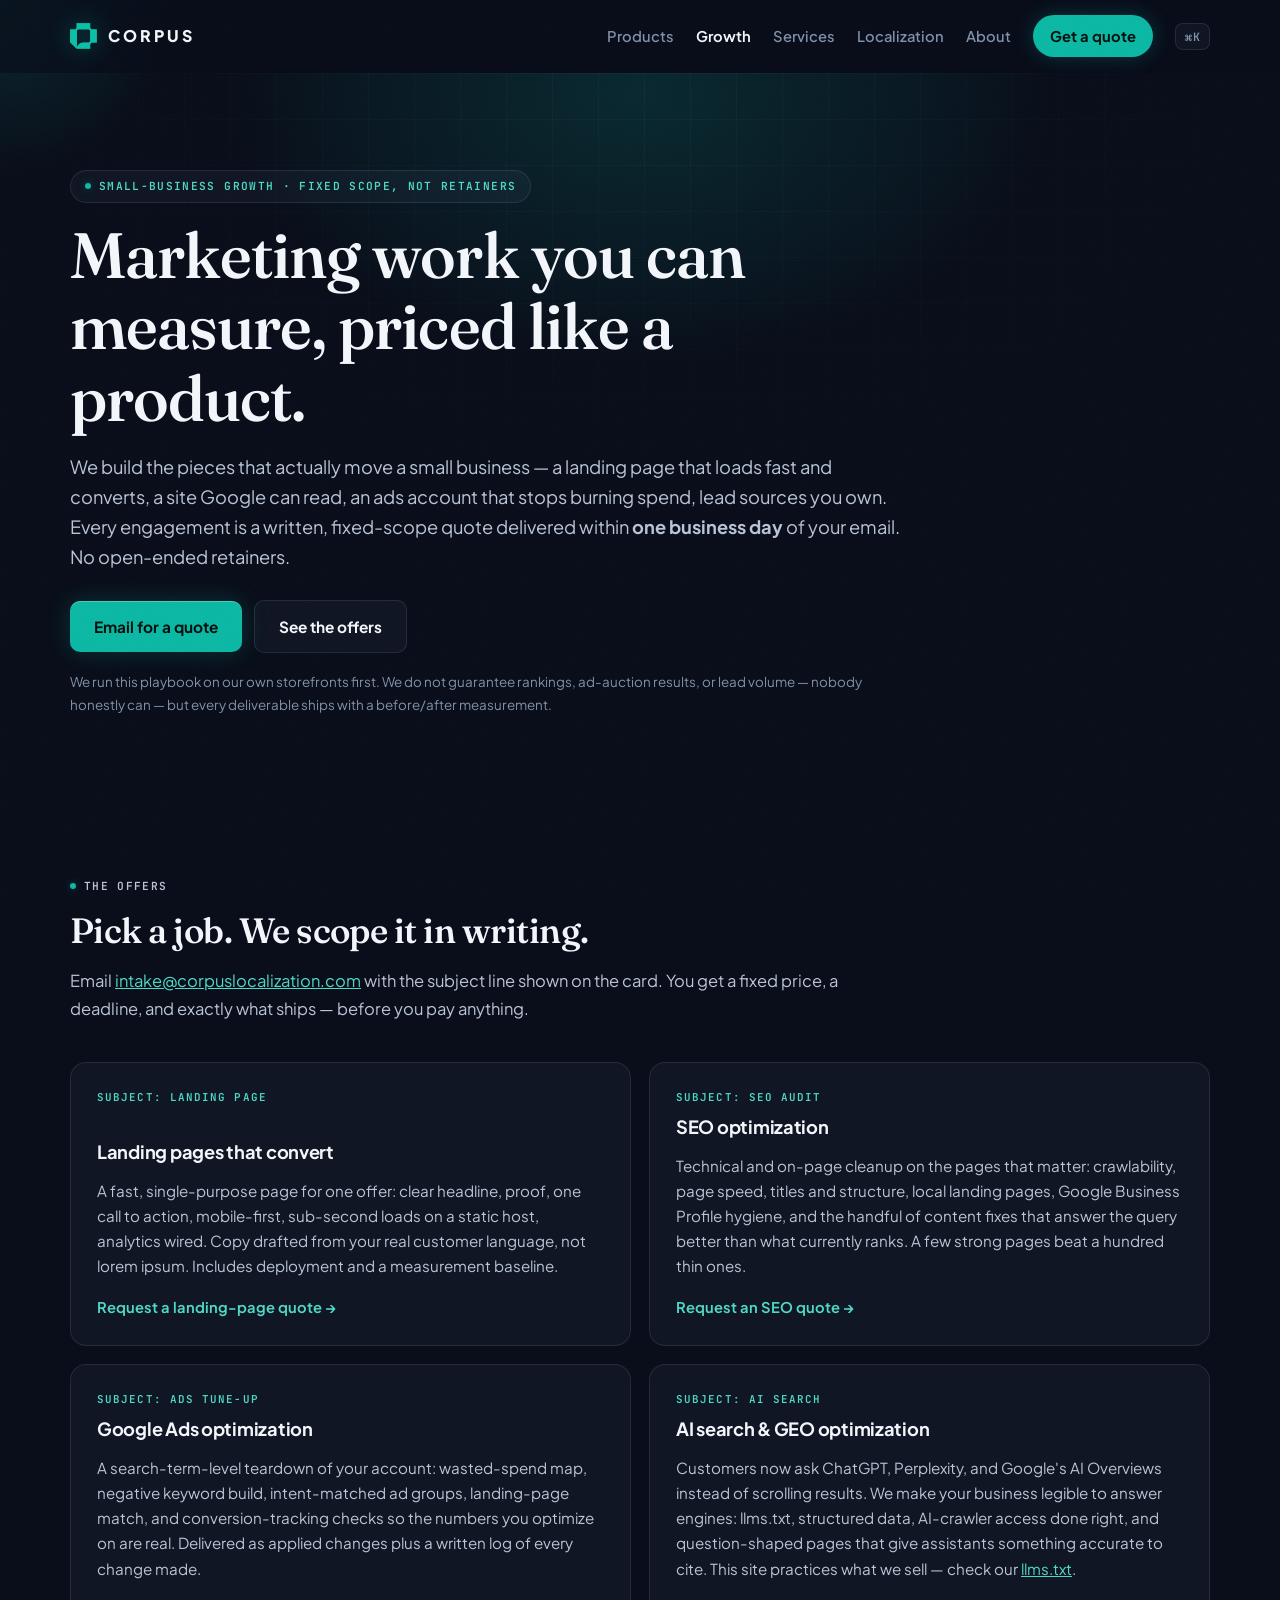
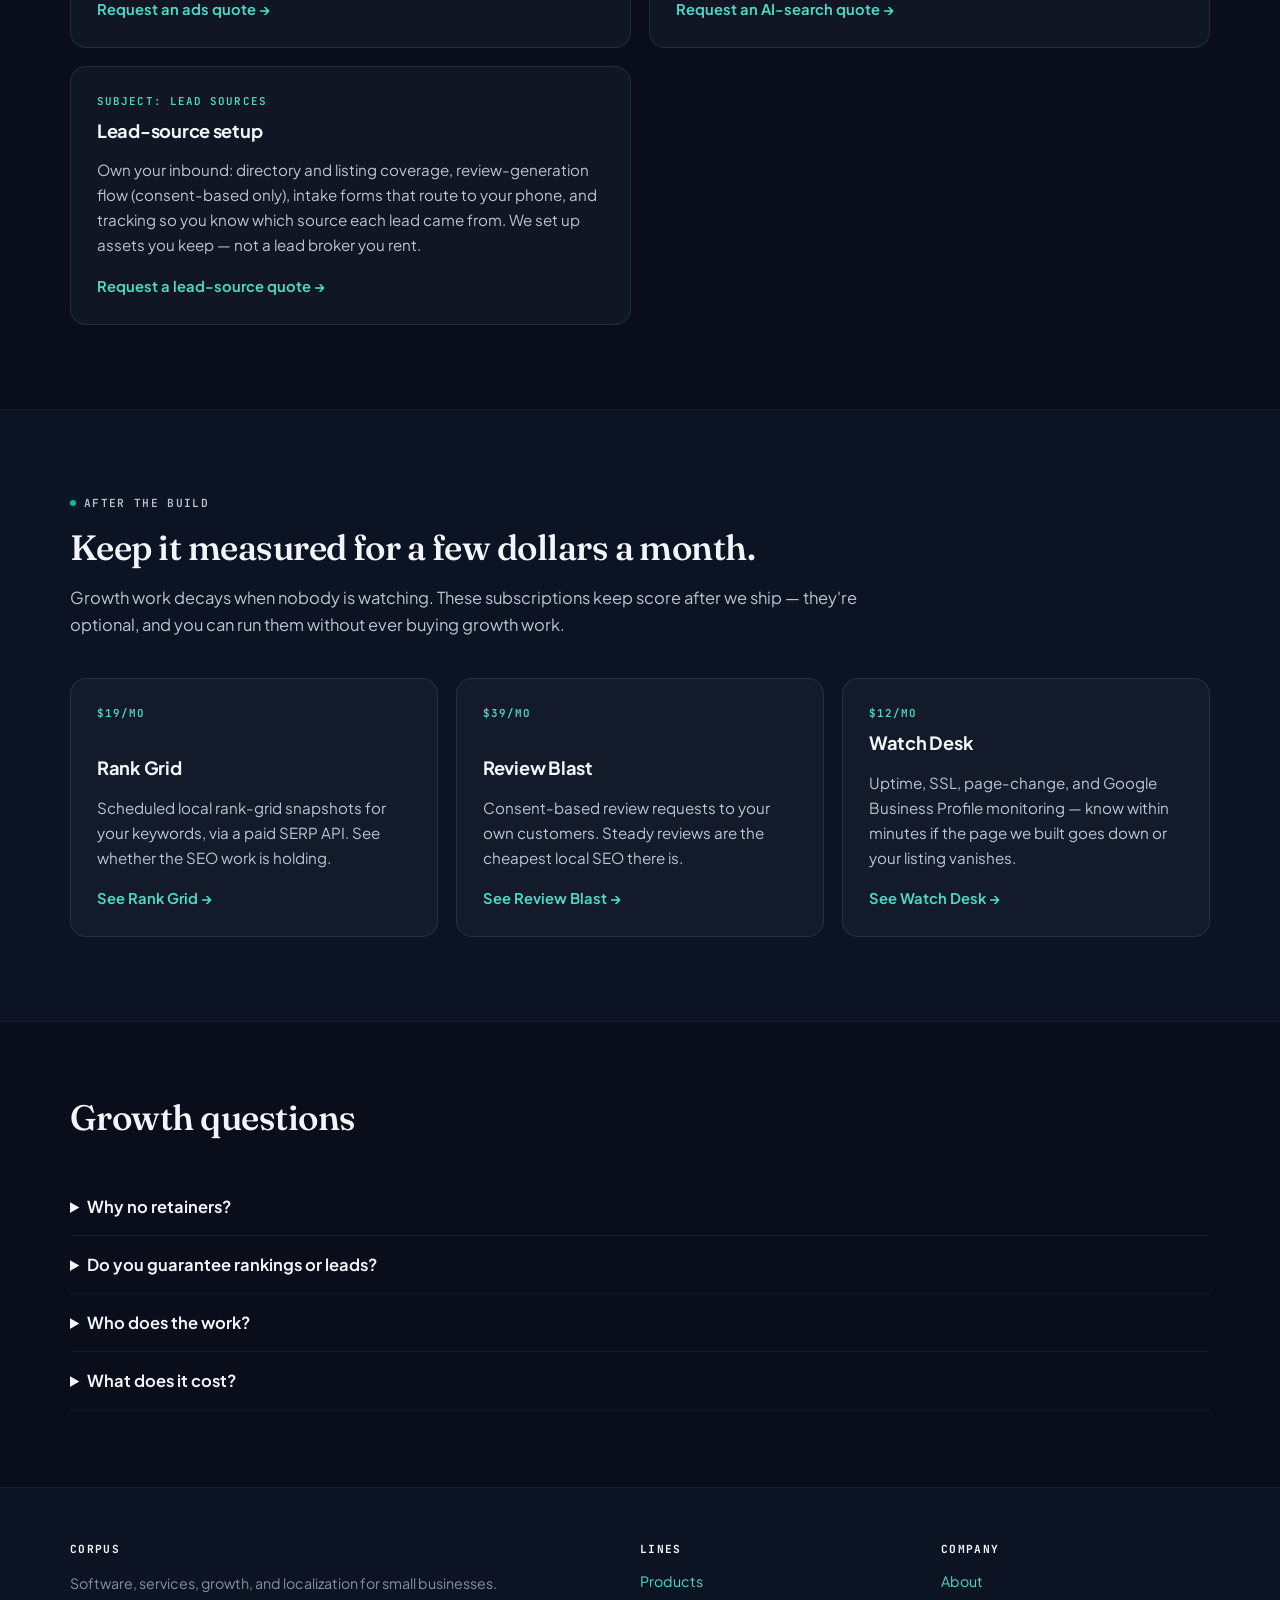
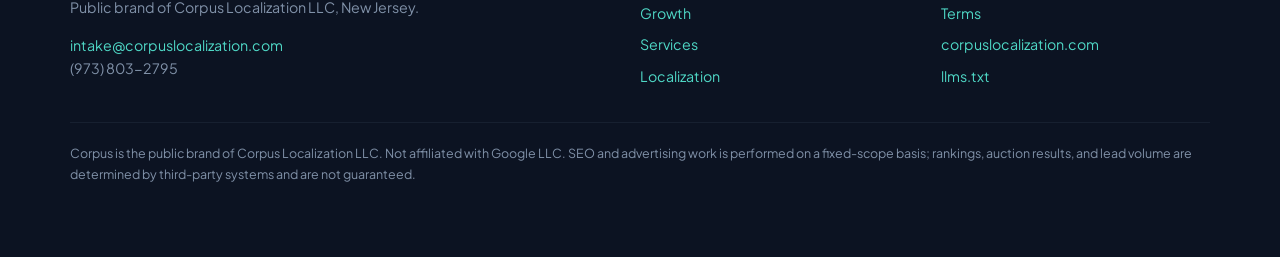
<file: growth.html>
<!DOCTYPE html>
<html lang="en">
<head>
  <meta charset="utf-8">
  <meta name="viewport" content="width=device-width, initial-scale=1">
  <title>Growth — landing pages, SEO, and ads for small business | Corpus</title>
  <meta name="description" content="Corpus Growth builds small-business marketing that can be measured: fast landing pages, SEO and AI-search (GEO) optimization, Google Ads optimization, and lead-source setup. Fixed-scope quotes in one business day.">
  <link rel="canonical" href="https://corpushq.co/growth">
  <meta name="robots" content="index,follow">
  <meta property="og:title" content="Corpus Growth — landing pages, SEO, and ads for small business">
  <meta property="og:description" content="Fixed-scope growth work: landing pages, SEO optimization, Google Ads tune-ups, lead sources. Written quote in one business day.">
  <meta property="og:url" content="https://corpushq.co/growth">
  <meta property="og:type" content="website">
  <meta property="og:site_name" content="Corpus">
  <link rel="preconnect" href="https://fonts.googleapis.com">
  <link rel="preconnect" href="https://fonts.gstatic.com" crossorigin>
  <link href="https://fonts.googleapis.com/css2?family=Fraunces:opsz,wght@9..144,500;9..144,600&family=Plus+Jakarta+Sans:wght@400;500;600;700;800&family=JetBrains+Mono:wght@500;700&display=swap" rel="stylesheet">
  <link rel="icon" type="image/png" href="corpus-mark.png">
  <meta name="theme-color" content="#090e1a">
  <meta name="color-scheme" content="dark">
  <link rel="stylesheet" href="styles.css?v=12">
</head>
<body>
  <header class="top">
    <div class="wrap bar">
      <a class="brand" href="./"><img class="brand-mark" src="corpus-mark.png" alt="Corpus" width="27" height="26">CORPUS</a>
      <button class="nav-toggle" type="button" aria-label="Open menu" aria-expanded="false" aria-controls="site-nav"><span></span><span></span></button>
      <nav id="site-nav">
        <a href="products">Products</a>
        <a class="active" href="growth">Growth</a>
        <a href="services">Services</a>
        <a href="localization">Localization</a>
        <a href="about">About</a>
        <a class="nav-cta" href="mailto:intake@corpuslocalization.com?subject=GROWTH%20QUOTE">Get a quote</a>
        <button class="nav-cmd" type="button" data-cmdk aria-label="Open command menu">⌘K</button>
      </nav>
    </div>
  </header>

  <main>
    <section class="hero">
      <div class="wrap">
        <p class="eyebrow">Small-business growth · fixed scope, not retainers</p>
        <h1>Marketing work you can measure, priced like a product.</h1>
        <p class="lede">We build the pieces that actually move a small business — a landing page that loads fast and converts, a site Google can read, an ads account that stops burning spend, lead sources you own. Every engagement is a written, fixed-scope quote delivered within <strong>one business day</strong> of your email. No open-ended retainers.</p>
        <p class="cta-row">
          <a class="btn" href="mailto:intake@corpuslocalization.com?subject=GROWTH%20QUOTE">Email for a quote</a>
          <a class="btn ghost" href="#offers">See the offers</a>
        </p>
        <p class="fine">We run this playbook on our own storefronts first. We do not guarantee rankings, ad-auction results, or lead volume — nobody honestly can — but every deliverable ships with a before/after measurement.</p>
      </div>
    </section>

    <section id="offers">
      <div class="wrap">
        <div class="section-head reveal">
          <p class="kicker">The offers</p>
          <h2>Pick a job. We scope it in writing.</h2>
          <p>Email <a href="mailto:intake@corpuslocalization.com">intake@corpuslocalization.com</a> with the subject line shown on the card. You get a fixed price, a deadline, and exactly what ships — before you pay anything.</p>
        </div>
        <div class="cards two">
          <div class="card hover">
            <p class="meta">Subject: LANDING PAGE</p>
            <h3>Landing pages that convert</h3>
            <p>A fast, single-purpose page for one offer: clear headline, proof, one call to action, mobile-first, sub-second loads on a static host, analytics wired. Copy drafted from your real customer language, not lorem ipsum. Includes deployment and a measurement baseline.</p>
            <span class="go">Request a landing-page quote →</span>
          </div>
          <div class="card hover">
            <p class="meta">Subject: SEO AUDIT</p>
            <h3>SEO optimization</h3>
            <p>Technical and on-page cleanup on the pages that matter: crawlability, page speed, titles and structure, local landing pages, Google Business Profile hygiene, and the handful of content fixes that answer the query better than what currently ranks. A few strong pages beat a hundred thin ones.</p>
            <span class="go">Request an SEO quote →</span>
          </div>
          <div class="card hover">
            <p class="meta">Subject: ADS TUNE-UP</p>
            <h3>Google Ads optimization</h3>
            <p>A search-term-level teardown of your account: wasted-spend map, negative keyword build, intent-matched ad groups, landing-page match, and conversion-tracking checks so the numbers you optimize on are real. Delivered as applied changes plus a written log of every change made.</p>
            <span class="go">Request an ads quote →</span>
          </div>
          <div class="card hover">
            <p class="meta">Subject: AI SEARCH</p>
            <h3>AI search &amp; GEO optimization</h3>
            <p>Customers now ask ChatGPT, Perplexity, and Google's AI Overviews instead of scrolling results. We make your business legible to answer engines: llms.txt, structured data, AI-crawler access done right, and question-shaped pages that give assistants something accurate to cite. This site practices what we sell — check our <a href="llms.txt">llms.txt</a>.</p>
            <span class="go">Request an AI-search quote →</span>
          </div>
          <div class="card hover">
            <p class="meta">Subject: LEAD SOURCES</p>
            <h3>Lead-source setup</h3>
            <p>Own your inbound: directory and listing coverage, review-generation flow (consent-based only), intake forms that route to your phone, and tracking so you know which source each lead came from. We set up assets you keep — not a lead broker you rent.</p>
            <span class="go">Request a lead-source quote →</span>
          </div>
        </div>
      </div>
    </section>

    <section class="alt" id="keep-it-running">
      <div class="wrap">
        <div class="section-head reveal">
          <p class="kicker">After the build</p>
          <h2>Keep it measured for a few dollars a month.</h2>
          <p>Growth work decays when nobody is watching. These subscriptions keep score after we ship — they're optional, and you can run them without ever buying growth work.</p>
        </div>
        <div class="cards">
          <a class="card" href="products#addons">
            <p class="meta">$19/mo</p>
            <h3>Rank Grid</h3>
            <p>Scheduled local rank-grid snapshots for your keywords, via a paid SERP API. See whether the SEO work is holding.</p>
            <span class="go">See Rank Grid →</span>
          </a>
          <a class="card" href="products#addons">
            <p class="meta">$39/mo</p>
            <h3>Review Blast</h3>
            <p>Consent-based review requests to your own customers. Steady reviews are the cheapest local SEO there is.</p>
            <span class="go">See Review Blast →</span>
          </a>
          <a class="card" href="products">
            <p class="meta">$12/mo</p>
            <h3>Watch Desk</h3>
            <p>Uptime, SSL, page-change, and Google Business Profile monitoring — know within minutes if the page we built goes down or your listing vanishes.</p>
            <span class="go">See Watch Desk →</span>
          </a>
        </div>
      </div>
    </section>

    <section id="growth-faq">
      <div class="wrap">
        <div class="section-head reveal"><h2>Growth questions</h2></div>
        <details>
          <summary>Why no retainers?</summary>
          <p>Retainers reward hours; fixed scopes reward finished work. If there's a second job after the first one ships, we quote that too. You always know what you're buying.</p>
        </details>
        <details>
          <summary>Do you guarantee rankings or leads?</summary>
          <p>No, and you should be suspicious of anyone who does. We guarantee the deliverable, the deadline, and an honest before/after measurement.</p>
        </details>
        <details>
          <summary>Who does the work?</summary>
          <p>The same small New Jersey shop that runs Corpus Localization and builds our own products. Your work runs on the same playbook and infrastructure we use to sell what you're reading right now.</p>
        </details>
        <details>
          <summary>What does it cost?</summary>
          <p>It depends on scope, which is why the quote is free, written, and fast — one business day. Small jobs are priced like small jobs.</p>
        </details>
      </div>
    </section>
  </main>

  <footer>
    <div class="wrap">
      <div class="cols">
        <div>
          <h4>Corpus</h4>
          <p style="max-width:44ch">Software, services, growth, and localization for small businesses. Public brand of Corpus Localization LLC, New Jersey.</p>
          <p><a href="mailto:intake@corpuslocalization.com">intake@corpuslocalization.com</a><br>(973) 803-2795</p>
        </div>
        <div>
          <h4>Lines</h4>
          <ul>
            <li><a href="products">Products</a></li>
            <li><a href="growth">Growth</a></li>
            <li><a href="services">Services</a></li>
            <li><a href="localization">Localization</a></li>
          </ul>
        </div>
        <div>
          <h4>Company</h4>
          <ul>
            <li><a href="about">About</a></li>
            <li><a href="terms">Terms</a></li>
            <li><a href="https://corpuslocalization.com">corpuslocalization.com</a></li>
            <li><a href="llms.txt">llms.txt</a></li>
          </ul>
        </div>
      </div>
      <p class="legal">Corpus is the public brand of Corpus Localization LLC. Not affiliated with Google LLC. SEO and advertising work is performed on a fixed-scope basis; rankings, auction results, and lead volume are determined by third-party systems and are not guaranteed.</p>
    </div>
  </footer>
  <div class="grain" aria-hidden="true"></div>
  <div class="pointer-glow" aria-hidden="true"></div>
  <div class="cmdk" id="cmdk" hidden>
    <div class="cmdk-panel" role="dialog" aria-modal="true" aria-label="Command menu">
      <input class="cmdk-input" type="search" placeholder="Jump to a product, page, or action…" aria-label="Search">
      <ul class="cmdk-list"></ul>
      <p class="cmdk-hint">↑↓ to move · enter to open · esc to close</p>
    </div>
  </div>
  <script src="motion.js?v=12" defer></script>
</body>
</html>
</file>
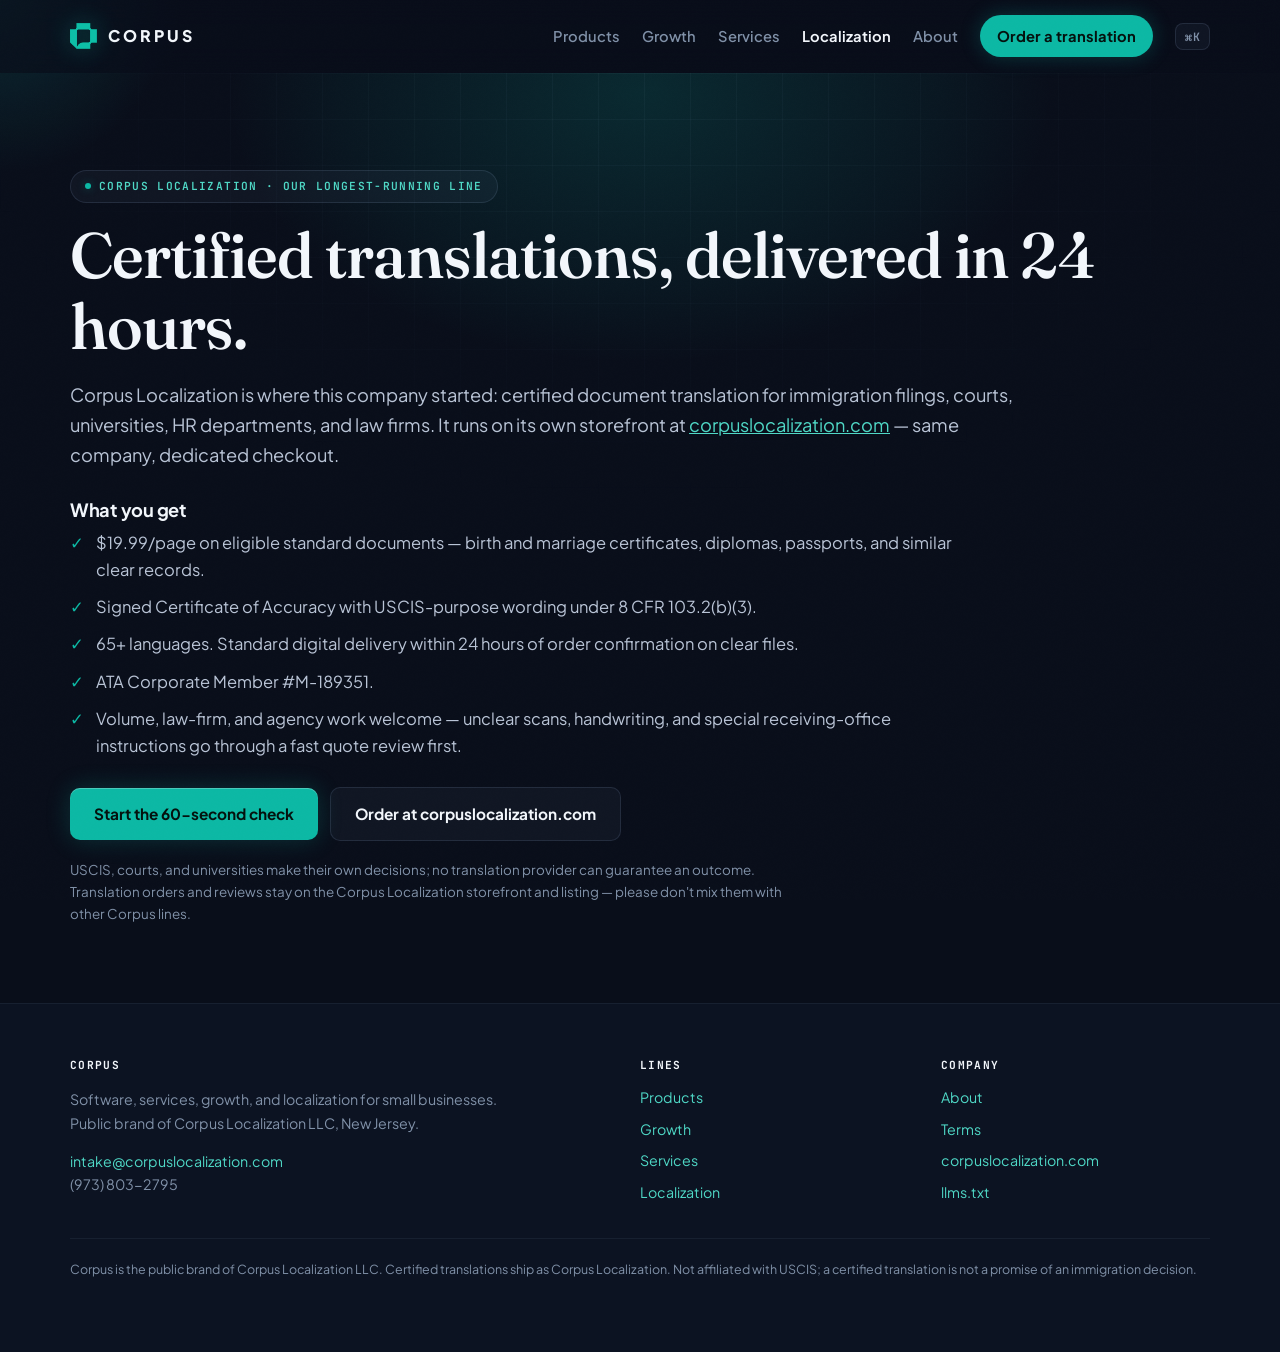
<file: localization.html>
<!DOCTYPE html>
<html lang="en">
<head>
  <meta charset="utf-8">
  <meta name="viewport" content="width=device-width, initial-scale=1">
  <title>Localization — certified translations by Corpus Localization | Corpus</title>
  <meta name="description" content="Corpus Localization is the certified-translation line of Corpus. $19.99/page on eligible standard documents, signed Certificate of Accuracy, 65+ languages, 24-hour standard delivery, ATA Corporate Member. Order at corpuslocalization.com.">
  <link rel="canonical" href="https://corpushq.co/localization">
  <meta name="robots" content="index,follow">
  <meta property="og:title" content="Corpus Localization — certified translations">
  <meta property="og:description" content="Certified translations in 65+ languages with a signed Certificate of Accuracy. The longest-running Corpus line.">
  <meta property="og:url" content="https://corpushq.co/localization">
  <meta property="og:type" content="website">
  <meta property="og:site_name" content="Corpus">
  <link rel="preconnect" href="https://fonts.googleapis.com">
  <link rel="preconnect" href="https://fonts.gstatic.com" crossorigin>
  <link href="https://fonts.googleapis.com/css2?family=Fraunces:opsz,wght@9..144,500;9..144,600&family=Plus+Jakarta+Sans:wght@400;500;600;700;800&family=JetBrains+Mono:wght@500;700&display=swap" rel="stylesheet">
  <link rel="icon" type="image/png" href="corpus-mark.png">
  <meta name="theme-color" content="#090e1a">
  <meta name="color-scheme" content="dark">
  <link rel="stylesheet" href="styles.css?v=12">
</head>
<body>
  <header class="top">
    <div class="wrap bar">
      <a class="brand" href="./"><img class="brand-mark" src="corpus-mark.png" alt="Corpus" width="27" height="26">CORPUS</a>
      <button class="nav-toggle" type="button" aria-label="Open menu" aria-expanded="false" aria-controls="site-nav"><span></span><span></span></button>
      <nav id="site-nav">
        <a href="products">Products</a>
        <a href="growth">Growth</a>
        <a href="services">Services</a>
        <a class="active" href="localization">Localization</a>
        <a href="about">About</a>
        <a class="nav-cta" href="https://corpuslocalization.com">Order a translation</a>
        <button class="nav-cmd" type="button" data-cmdk aria-label="Open command menu">⌘K</button>
      </nav>
    </div>
  </header>

  <main>
    <section class="hero article">
      <div class="wrap">
        <p class="eyebrow">Corpus Localization · our longest-running line</p>
        <h1>Certified translations, delivered in 24 hours.</h1>
        <p class="lede">Corpus Localization is where this company started: certified document translation for immigration filings, courts, universities, HR departments, and law firms. It runs on its own storefront at <a href="https://corpuslocalization.com">corpuslocalization.com</a> — same company, dedicated checkout.</p>

        <h3>What you get</h3>
        <ul class="checks">
          <li>$19.99/page on eligible standard documents — birth and marriage certificates, diplomas, passports, and similar clear records.</li>
          <li>Signed Certificate of Accuracy with USCIS-purpose wording under 8 CFR 103.2(b)(3).</li>
          <li>65+ languages. Standard digital delivery within 24 hours of order confirmation on clear files.</li>
          <li>ATA Corporate Member #M-189351.</li>
          <li>Volume, law-firm, and agency work welcome — unclear scans, handwriting, and special receiving-office instructions go through a fast quote review first.</li>
        </ul>

        <p class="cta-row" style="margin-top:28px">
          <a class="btn" href="check">Start the 60-second check</a>
          <a class="btn ghost" href="https://corpuslocalization.com/start-your-order/?utm_source=corpushq&utm_medium=referral&utm_campaign=localization">Order at corpuslocalization.com</a>
        </p>
        <p class="fine">USCIS, courts, and universities make their own decisions; no translation provider can guarantee an outcome. Translation orders and reviews stay on the Corpus Localization storefront and listing — please don't mix them with other Corpus lines.</p>
      </div>
    </section>
  </main>

  <footer>
    <div class="wrap">
      <div class="cols">
        <div>
          <h4>Corpus</h4>
          <p style="max-width:44ch">Software, services, growth, and localization for small businesses. Public brand of Corpus Localization LLC, New Jersey.</p>
          <p><a href="mailto:intake@corpuslocalization.com">intake@corpuslocalization.com</a><br>(973) 803-2795</p>
        </div>
        <div>
          <h4>Lines</h4>
          <ul>
            <li><a href="products">Products</a></li>
            <li><a href="growth">Growth</a></li>
            <li><a href="services">Services</a></li>
            <li><a href="localization">Localization</a></li>
          </ul>
        </div>
        <div>
          <h4>Company</h4>
          <ul>
            <li><a href="about">About</a></li>
            <li><a href="terms">Terms</a></li>
            <li><a href="https://corpuslocalization.com">corpuslocalization.com</a></li>
            <li><a href="llms.txt">llms.txt</a></li>
          </ul>
        </div>
      </div>
      <p class="legal">Corpus is the public brand of Corpus Localization LLC. Certified translations ship as Corpus Localization. Not affiliated with USCIS; a certified translation is not a promise of an immigration decision.</p>
    </div>
  </footer>
  <div class="grain" aria-hidden="true"></div>
  <div class="pointer-glow" aria-hidden="true"></div>
  <div class="cmdk" id="cmdk" hidden>
    <div class="cmdk-panel" role="dialog" aria-modal="true" aria-label="Command menu">
      <input class="cmdk-input" type="search" placeholder="Jump to a product, page, or action…" aria-label="Search">
      <ul class="cmdk-list"></ul>
      <p class="cmdk-hint">↑↓ to move · enter to open · esc to close</p>
    </div>
  </div>
  <script src="motion.js?v=12" defer></script>
</body>
</html>
</file>
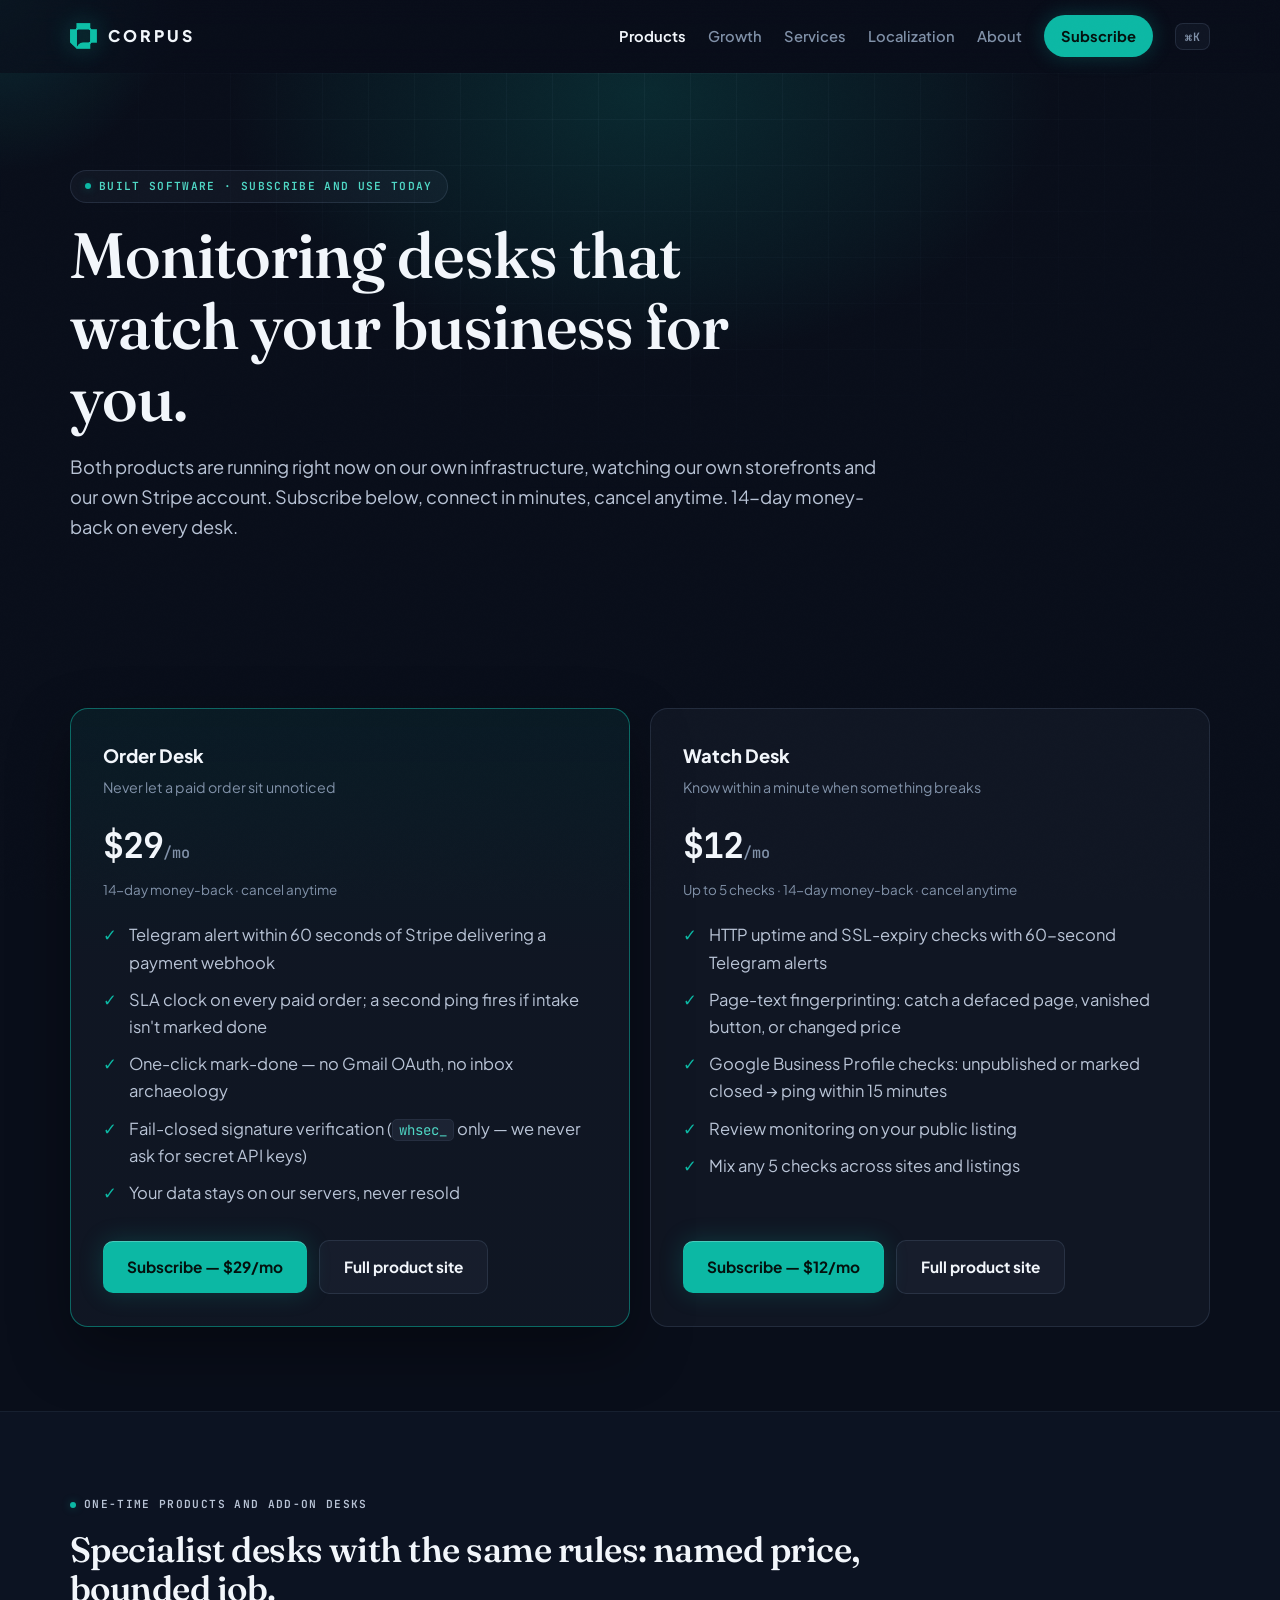
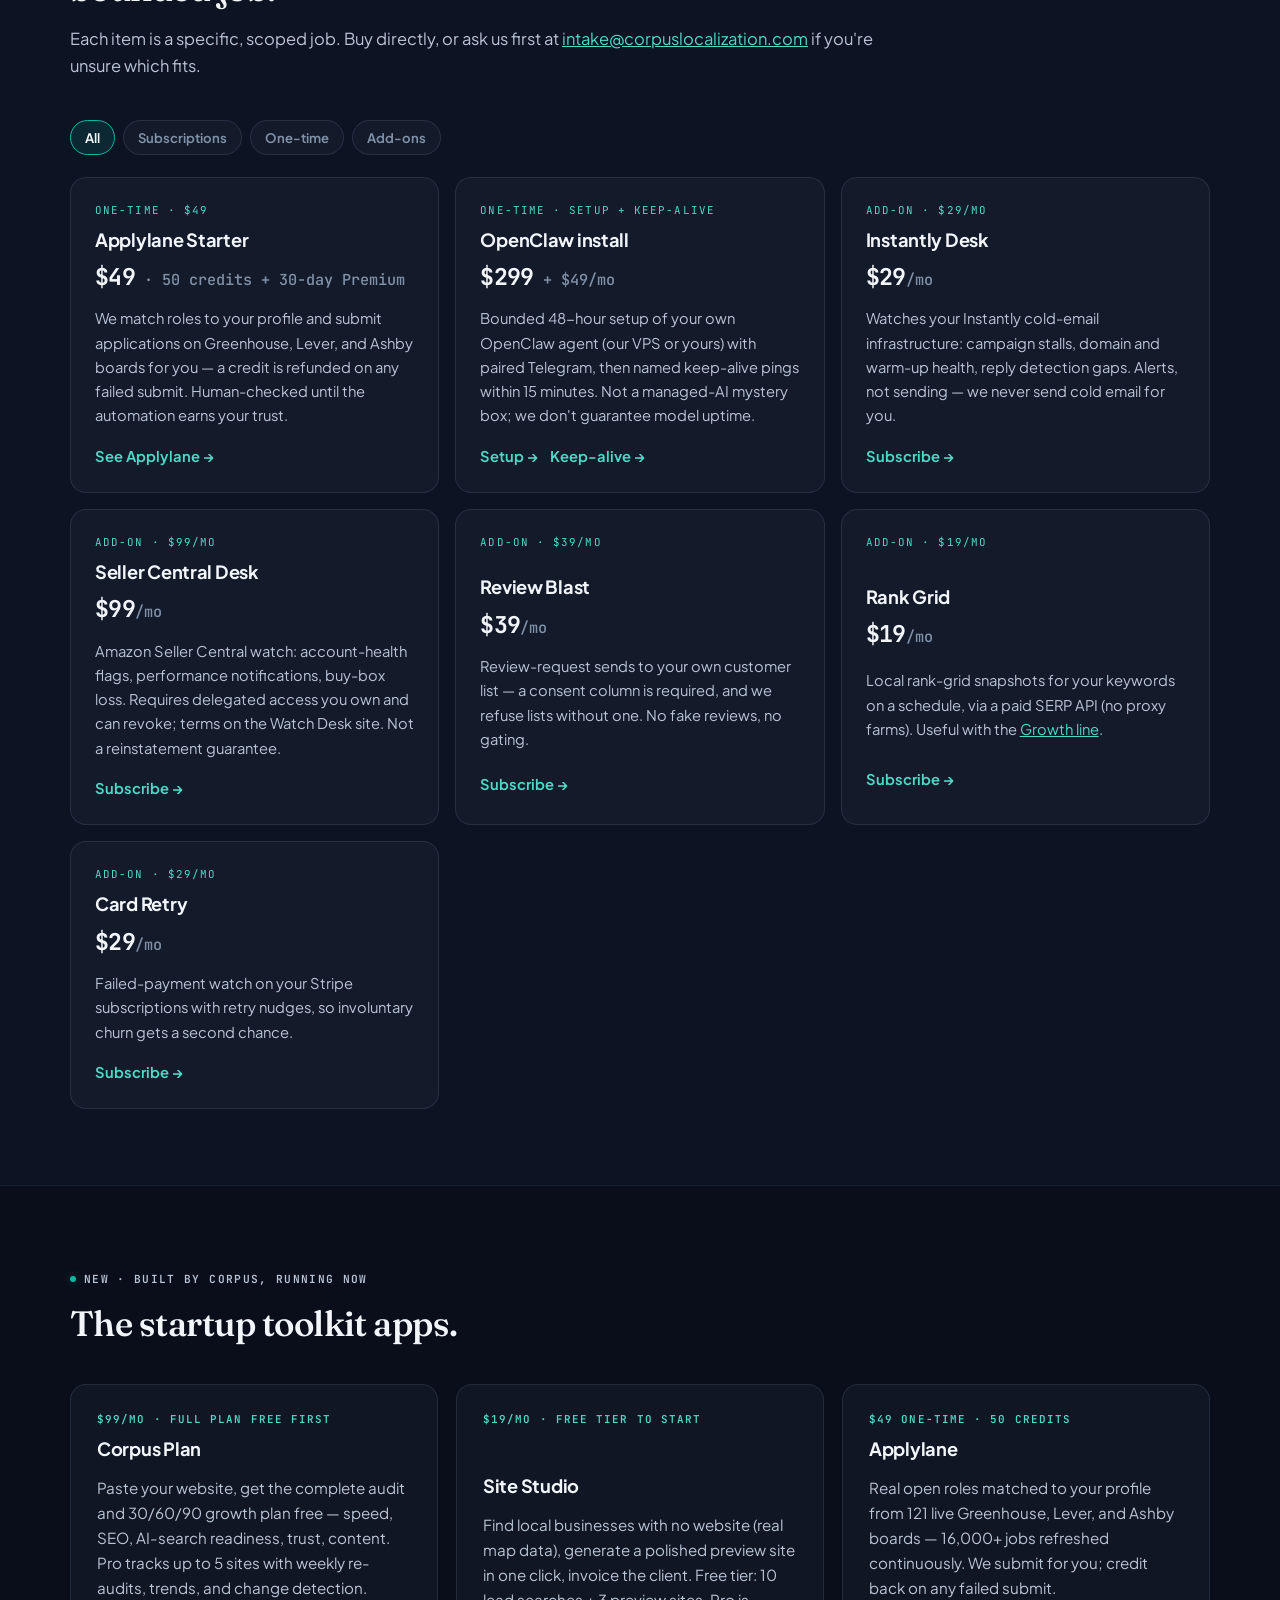
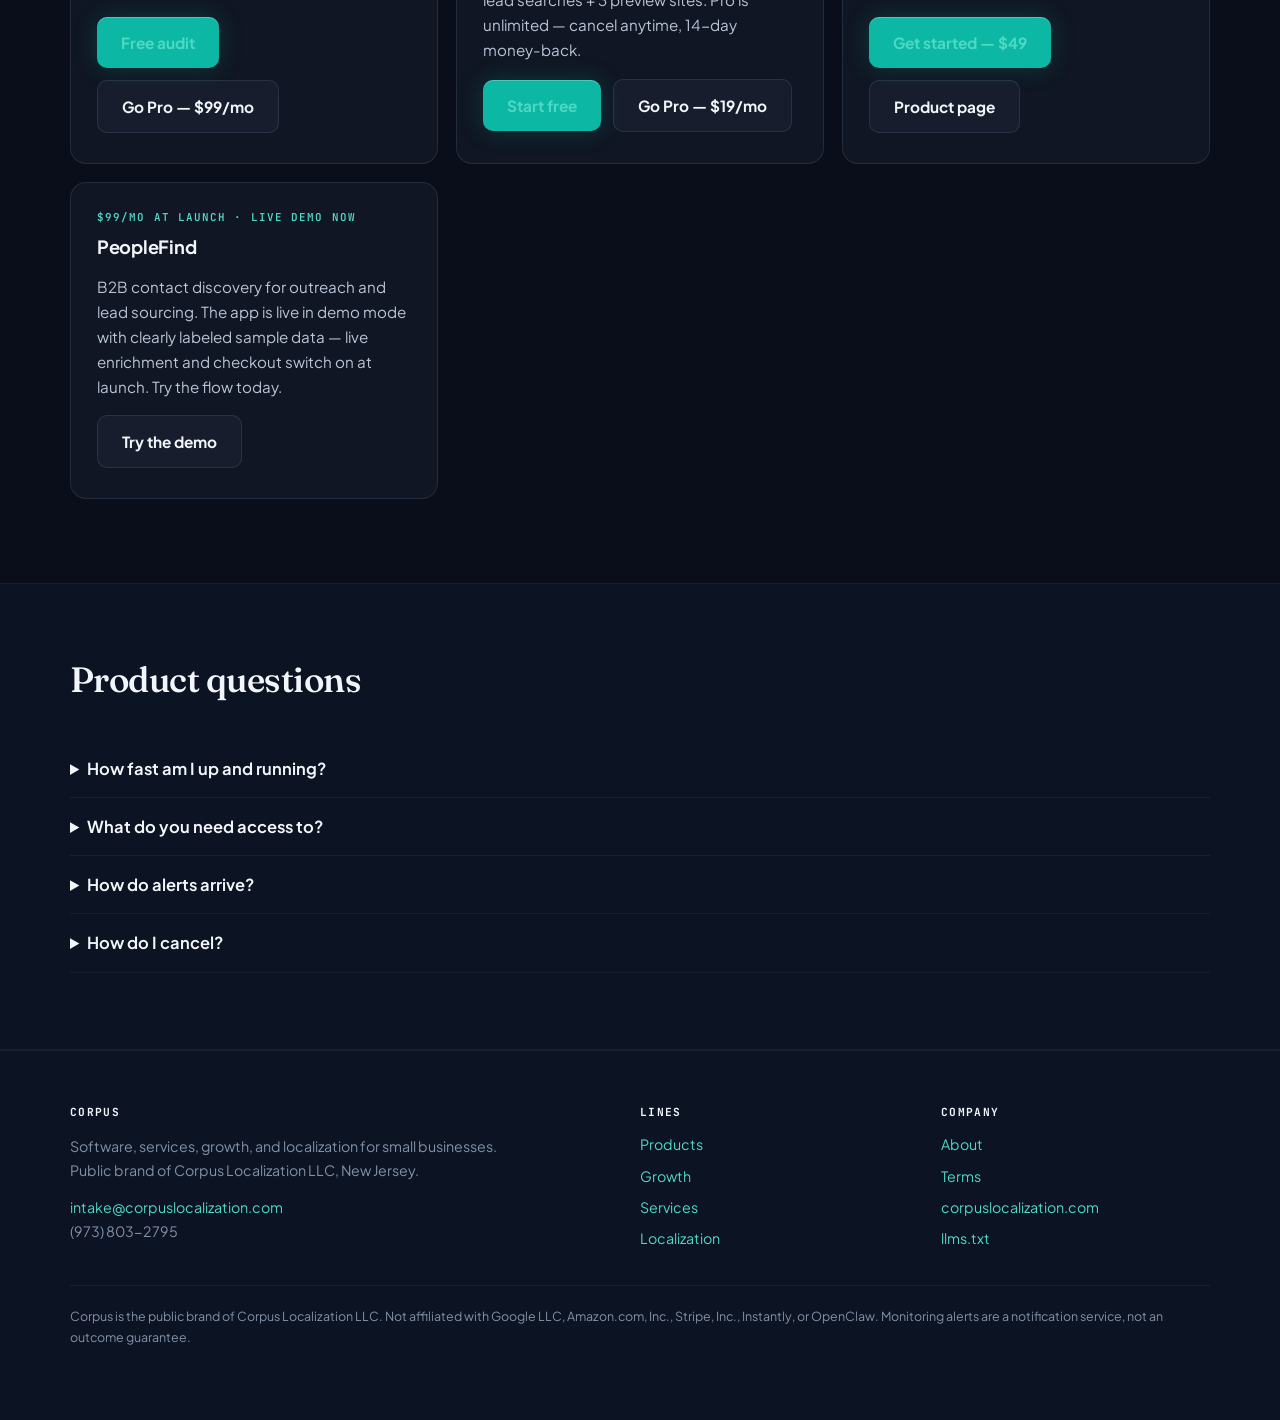
<file: products.html>
<!DOCTYPE html>
<html lang="en">
<head>
  <meta charset="utf-8">
  <meta name="viewport" content="width=device-width, initial-scale=1">
  <title>Products — Corpus subscription software</title>
  <meta name="description" content="Subscription software from Corpus: Order Desk ($29/mo Stripe payment and SLA alerts) and Watch Desk ($12/mo uptime, listing, and review monitoring) plus add-on desks. Subscribe with Stripe checkout.">
  <link rel="canonical" href="https://corpushq.co/products">
  <meta name="robots" content="index,follow">
  <meta property="og:title" content="Corpus products — subscription software for small business">
  <meta property="og:description" content="Order Desk $29/mo and Watch Desk $12/mo, built and run by Corpus. 14-day money-back.">
  <meta property="og:url" content="https://corpushq.co/products">
  <meta property="og:type" content="website">
  <meta property="og:site_name" content="Corpus">
  <link rel="preconnect" href="https://fonts.googleapis.com">
  <link rel="preconnect" href="https://fonts.gstatic.com" crossorigin>
  <link href="https://fonts.googleapis.com/css2?family=Fraunces:opsz,wght@9..144,500;9..144,600&family=Plus+Jakarta+Sans:wght@400;500;600;700;800&family=JetBrains+Mono:wght@500;700&display=swap" rel="stylesheet">
  <link rel="icon" type="image/png" href="corpus-mark.png">
  <meta name="theme-color" content="#090e1a">
  <meta name="color-scheme" content="dark">
  <link rel="stylesheet" href="styles.css?v=12">
</head>
<body>
  <header class="top">
    <div class="wrap bar">
      <a class="brand" href="./"><img class="brand-mark" src="corpus-mark.png" alt="Corpus" width="27" height="26">CORPUS</a>
      <button class="nav-toggle" type="button" aria-label="Open menu" aria-expanded="false" aria-controls="site-nav"><span></span><span></span></button>
      <nav id="site-nav">
        <a class="active" href="products">Products</a>
        <a href="growth">Growth</a>
        <a href="services">Services</a>
        <a href="localization">Localization</a>
        <a href="about">About</a>
        <a class="nav-cta" href="#pricing">Subscribe</a>
        <button class="nav-cmd" type="button" data-cmdk aria-label="Open command menu">⌘K</button>
      </nav>
    </div>
  </header>

  <main>
    <section class="hero">
      <div class="wrap">
        <p class="eyebrow">Built software · subscribe and use today</p>
        <h1>Monitoring desks that watch your business for you.</h1>
        <p class="lede">Both products are running right now on our own infrastructure, watching our own storefronts and our own Stripe account. Subscribe below, connect in minutes, cancel anytime. 14-day money-back on every desk.</p>
      </div>
    </section>

    <section id="pricing">
      <div class="wrap">
        <div class="pricing" data-kind="sub">
          <div class="price-card featured">
            <p class="plan">Order Desk</p>
            <p class="for">Never let a paid order sit unnoticed</p>
            <p class="price">$29<small>/mo</small></p>
            <p class="price-note">14-day money-back · cancel anytime</p>
            <ul class="checks">
              <li>Telegram alert within 60 seconds of Stripe delivering a payment webhook</li>
              <li>SLA clock on every paid order; a second ping fires if intake isn't marked done</li>
              <li>One-click mark-done — no Gmail OAuth, no inbox archaeology</li>
              <li>Fail-closed signature verification (<code>whsec_</code> only — we never ask for secret API keys)</li>
              <li>Your data stays on our servers, never resold</li>
            </ul>
            <p class="cta-row">
              <a class="btn subscribe" href="https://buy.stripe.com/bJe9ALdC91aVgVR7VJco11z">Subscribe — $29/mo</a>
              <a class="btn ghost" href="https://orderdesk.corpuslocalization.com">Full product site</a>
            </p>
          </div>
          <div class="price-card">
            <p class="plan">Watch Desk</p>
            <p class="for">Know within a minute when something breaks</p>
            <p class="price">$12<small>/mo</small></p>
            <p class="price-note">Up to 5 checks · 14-day money-back · cancel anytime</p>
            <ul class="checks">
              <li>HTTP uptime and SSL-expiry checks with 60-second Telegram alerts</li>
              <li>Page-text fingerprinting: catch a defaced page, vanished button, or changed price</li>
              <li>Google Business Profile checks: unpublished or marked closed → ping within 15 minutes</li>
              <li>Review monitoring on your public listing</li>
              <li>Mix any 5 checks across sites and listings</li>
            </ul>
            <p class="cta-row">
              <a class="btn subscribe" href="https://buy.stripe.com/4gM9AL41zcTDbBx7VJco11r">Subscribe — $12/mo</a>
              <a class="btn ghost" href="https://watchdesk.corpuslocalization.com">Full product site</a>
            </p>
          </div>
        </div>
      </div>
    </section>

    <section class="alt" id="addons">
      <div class="wrap">
        <div class="section-head reveal">
          <p class="kicker">One-time products and add-on desks</p>
          <h2>Specialist desks with the same rules: named price, bounded job.</h2>
          <p>Each item is a specific, scoped job. Buy directly, or ask us first at <a href="mailto:intake@corpuslocalization.com">intake@corpuslocalization.com</a> if you're unsure which fits.</p>
        </div>
        <div class="filters" data-filter-bar role="group" aria-label="Filter catalog">
          <button type="button" class="on" data-filter="all">All</button>
          <button type="button" data-filter="sub">Subscriptions</button>
          <button type="button" data-filter="once">One-time</button>
          <button type="button" data-filter="addon">Add-ons</button>
        </div>
        <div class="sku-grid">
          <article class="sku-card" data-kind="once">
            <p class="meta">One-time · $49</p>
            <h3>Applylane Starter</h3>
            <p class="price">$49<small> · 50 credits + 30-day Premium</small></p>
            <p>We match roles to your profile and submit applications on Greenhouse, Lever, and Ashby boards for you — a credit is refunded on any failed submit. Human-checked until the automation earns your trust.</p>
            <p class="cta-row">
              <a class="buy" href="/apply/">See Applylane →</a>
            </p>
          </article>
          <article class="sku-card" data-kind="once">
            <p class="meta">One-time · setup + keep-alive</p>
            <h3>OpenClaw install</h3>
            <p class="price">$299<small> + $49/mo</small></p>
            <p>Bounded 48-hour setup of your own OpenClaw agent (our VPS or yours) with paired Telegram, then named keep-alive pings within 15 minutes. Not a managed-AI mystery box; we don't guarantee model uptime.</p>
            <p class="cta-row">
              <a class="buy" href="https://buy.stripe.com/00w5kv7dL3j39tpdg3co11s">Setup →</a>
              <a class="buy" href="https://buy.stripe.com/fZu9ALdC99HrbBx3Ftco11t">Keep-alive →</a>
            </p>
          </article>
          <article class="sku-card" data-kind="addon">
            <p class="meta">Add-on · $29/mo</p>
            <h3>Instantly Desk</h3>
            <p class="price">$29<small>/mo</small></p>
            <p>Watches your Instantly cold-email infrastructure: campaign stalls, domain and warm-up health, reply detection gaps. Alerts, not sending — we never send cold email for you.</p>
            <p class="cta-row">
              <a class="buy" href="https://buy.stripe.com/28E4gr8hPbPz6hddg3co11u">Subscribe →</a>
            </p>
          </article>
          <article class="sku-card" data-kind="addon">
            <p class="meta">Add-on · $99/mo</p>
            <h3>Seller Central Desk</h3>
            <p class="price">$99<small>/mo</small></p>
            <p>Amazon Seller Central watch: account-health flags, performance notifications, buy-box loss. Requires delegated access you own and can revoke; terms on the Watch Desk site. Not a reinstatement guarantee.</p>
            <p class="cta-row">
              <a class="buy" href="https://buy.stripe.com/aFa5kv7dLdXH3511xlco11v">Subscribe →</a>
            </p>
          </article>
          <article class="sku-card" data-kind="addon">
            <p class="meta">Add-on · $39/mo</p>
            <h3>Review Blast</h3>
            <p class="price">$39<small>/mo</small></p>
            <p>Review-request sends to your own customer list — a consent column is required, and we refuse lists without one. No fake reviews, no gating.</p>
            <p class="cta-row">
              <a class="buy" href="https://buy.stripe.com/9B64gr41z1aV6hd2Bpco11w">Subscribe →</a>
            </p>
          </article>
          <article class="sku-card" data-kind="addon">
            <p class="meta">Add-on · $19/mo</p>
            <h3>Rank Grid</h3>
            <p class="price">$19<small>/mo</small></p>
            <p>Local rank-grid snapshots for your keywords on a schedule, via a paid SERP API (no proxy farms). Useful with the <a href="growth">Growth line</a>.</p>
            <p class="cta-row">
              <a class="buy" href="https://buy.stripe.com/eVqbITfKhcTD4958ZNco11x">Subscribe →</a>
            </p>
          </article>
          <article class="sku-card" data-kind="addon">
            <p class="meta">Add-on · $29/mo</p>
            <h3>Card Retry</h3>
            <p class="price">$29<small>/mo</small></p>
            <p>Failed-payment watch on your Stripe subscriptions with retry nudges, so involuntary churn gets a second chance.</p>
            <p class="cta-row">
              <a class="buy" href="https://buy.stripe.com/4gM14f69HcTD3511xlco11y">Subscribe →</a>
            </p>
          </article>
        </div>
      </div>
    </section>

    <section id="apps-suite">
      <div class="wrap">
        <div class="section-head reveal">
          <p class="kicker">New · built by Corpus, running now</p>
          <h2>The startup toolkit apps.</h2>
        </div>
        <div class="cards">
          <div class="card hover">
            <p class="meta">$99/mo · full plan free first</p>
            <h3>Corpus Plan</h3>
            <p>Paste your website, get the complete audit and 30/60/90 growth plan free — speed, SEO, AI-search readiness, trust, content. Pro tracks up to 5 sites with weekly re-audits, trends, and change detection.</p>
            <p class="cta-row" style="margin:0 0 4px">
              <a class="btn" href="/plan/">Free audit</a>
              <a class="btn ghost" href="https://buy.stripe.com/7sY28j7dL1aV6hddg3co11J">Go Pro — $99/mo</a>
            </p>
          </div>
          <div class="card hover">
            <p class="meta">$19/mo · free tier to start</p>
            <h3>Site Studio</h3>
            <p>Find local businesses with no website (real map data), generate a polished preview site in one click, invoice the client. Free tier: 10 lead searches + 3 preview sites. Pro is unlimited — cancel anytime, 14-day money-back.</p>
            <p class="cta-row" style="margin:0 0 4px">
              <a class="btn" href="/studio/">Start free</a>
              <a class="btn ghost" href="https://buy.stripe.com/6oU6ozapXg5P9tp4Jxco11I">Go Pro — $19/mo</a>
            </p>
          </div>
          <div class="card hover">
            <p class="meta">$49 one-time · 50 credits</p>
            <h3>Applylane</h3>
            <p>Real open roles matched to your profile from 121 live Greenhouse, Lever, and Ashby boards — 16,000+ jobs refreshed continuously. We submit for you; credit back on any failed submit.</p>
            <p class="cta-row" style="margin:0 0 4px">
              <a class="btn" href="https://buy.stripe.com/cNi4grapX9Hr9tp3Ftco11F">Get started — $49</a>
              <a class="btn ghost" href="/apply/">Product page</a>
            </p>
          </div>
          <div class="card hover">
            <p class="meta">$99/mo at launch · live demo now</p>
            <h3>PeopleFind</h3>
            <p>B2B contact discovery for outreach and lead sourcing. The app is live in demo mode with clearly labeled sample data — live enrichment and checkout switch on at launch. Try the flow today.</p>
            <p class="cta-row" style="margin:0 0 4px">
              <a class="btn ghost" href="/find/">Try the demo</a>
            </p>
          </div>
        </div>
      </div>
    </section>

    <section class="alt" id="product-faq">
      <div class="wrap">
        <div class="section-head reveal"><h2>Product questions</h2></div>
        <details>
          <summary>How fast am I up and running?</summary>
          <p>Same day. After checkout you get an onboarding email; connecting a Stripe webhook or adding your first uptime check takes minutes. If you get stuck, reply to the email and a human sets it up with you.</p>
        </details>
        <details>
          <summary>What do you need access to?</summary>
          <p>Order Desk needs a webhook endpoint and its signing secret (<code>whsec_</code>) — never your secret API key. Watch Desk needs only public URLs and listing links. Seller Central Desk is the sole add-on that needs delegated account access, under its own terms.</p>
        </details>
        <details>
          <summary>How do alerts arrive?</summary>
          <p>Telegram first (fastest and free), with email fallback. Webhook delivery for your own tooling is available on request.</p>
        </details>
        <details>
          <summary>How do I cancel?</summary>
          <p>From the Stripe billing portal link in any receipt, or email us. First 14 days: full refund, no questions.</p>
        </details>
      </div>
    </section>
  </main>

  <footer>
    <div class="wrap">
      <div class="cols">
        <div>
          <h4>Corpus</h4>
          <p style="max-width:44ch">Software, services, growth, and localization for small businesses. Public brand of Corpus Localization LLC, New Jersey.</p>
          <p><a href="mailto:intake@corpuslocalization.com">intake@corpuslocalization.com</a><br>(973) 803-2795</p>
        </div>
        <div>
          <h4>Lines</h4>
          <ul>
            <li><a href="products">Products</a></li>
            <li><a href="growth">Growth</a></li>
            <li><a href="services">Services</a></li>
            <li><a href="localization">Localization</a></li>
          </ul>
        </div>
        <div>
          <h4>Company</h4>
          <ul>
            <li><a href="about">About</a></li>
            <li><a href="terms">Terms</a></li>
            <li><a href="https://corpuslocalization.com">corpuslocalization.com</a></li>
            <li><a href="llms.txt">llms.txt</a></li>
          </ul>
        </div>
      </div>
      <p class="legal">Corpus is the public brand of Corpus Localization LLC. Not affiliated with Google LLC, Amazon.com, Inc., Stripe, Inc., Instantly, or OpenClaw. Monitoring alerts are a notification service, not an outcome guarantee.</p>
    </div>
  </footer>
  <div class="grain" aria-hidden="true"></div>
  <div class="pointer-glow" aria-hidden="true"></div>
  <div class="cmdk" id="cmdk" hidden>
    <div class="cmdk-panel" role="dialog" aria-modal="true" aria-label="Command menu">
      <input class="cmdk-input" type="search" placeholder="Jump to a product, page, or action…" aria-label="Search">
      <ul class="cmdk-list"></ul>
      <p class="cmdk-hint">↑↓ to move · enter to open · esc to close</p>
    </div>
  </div>
  <script src="motion.js?v=12" defer></script>
</body>
</html>
</file>
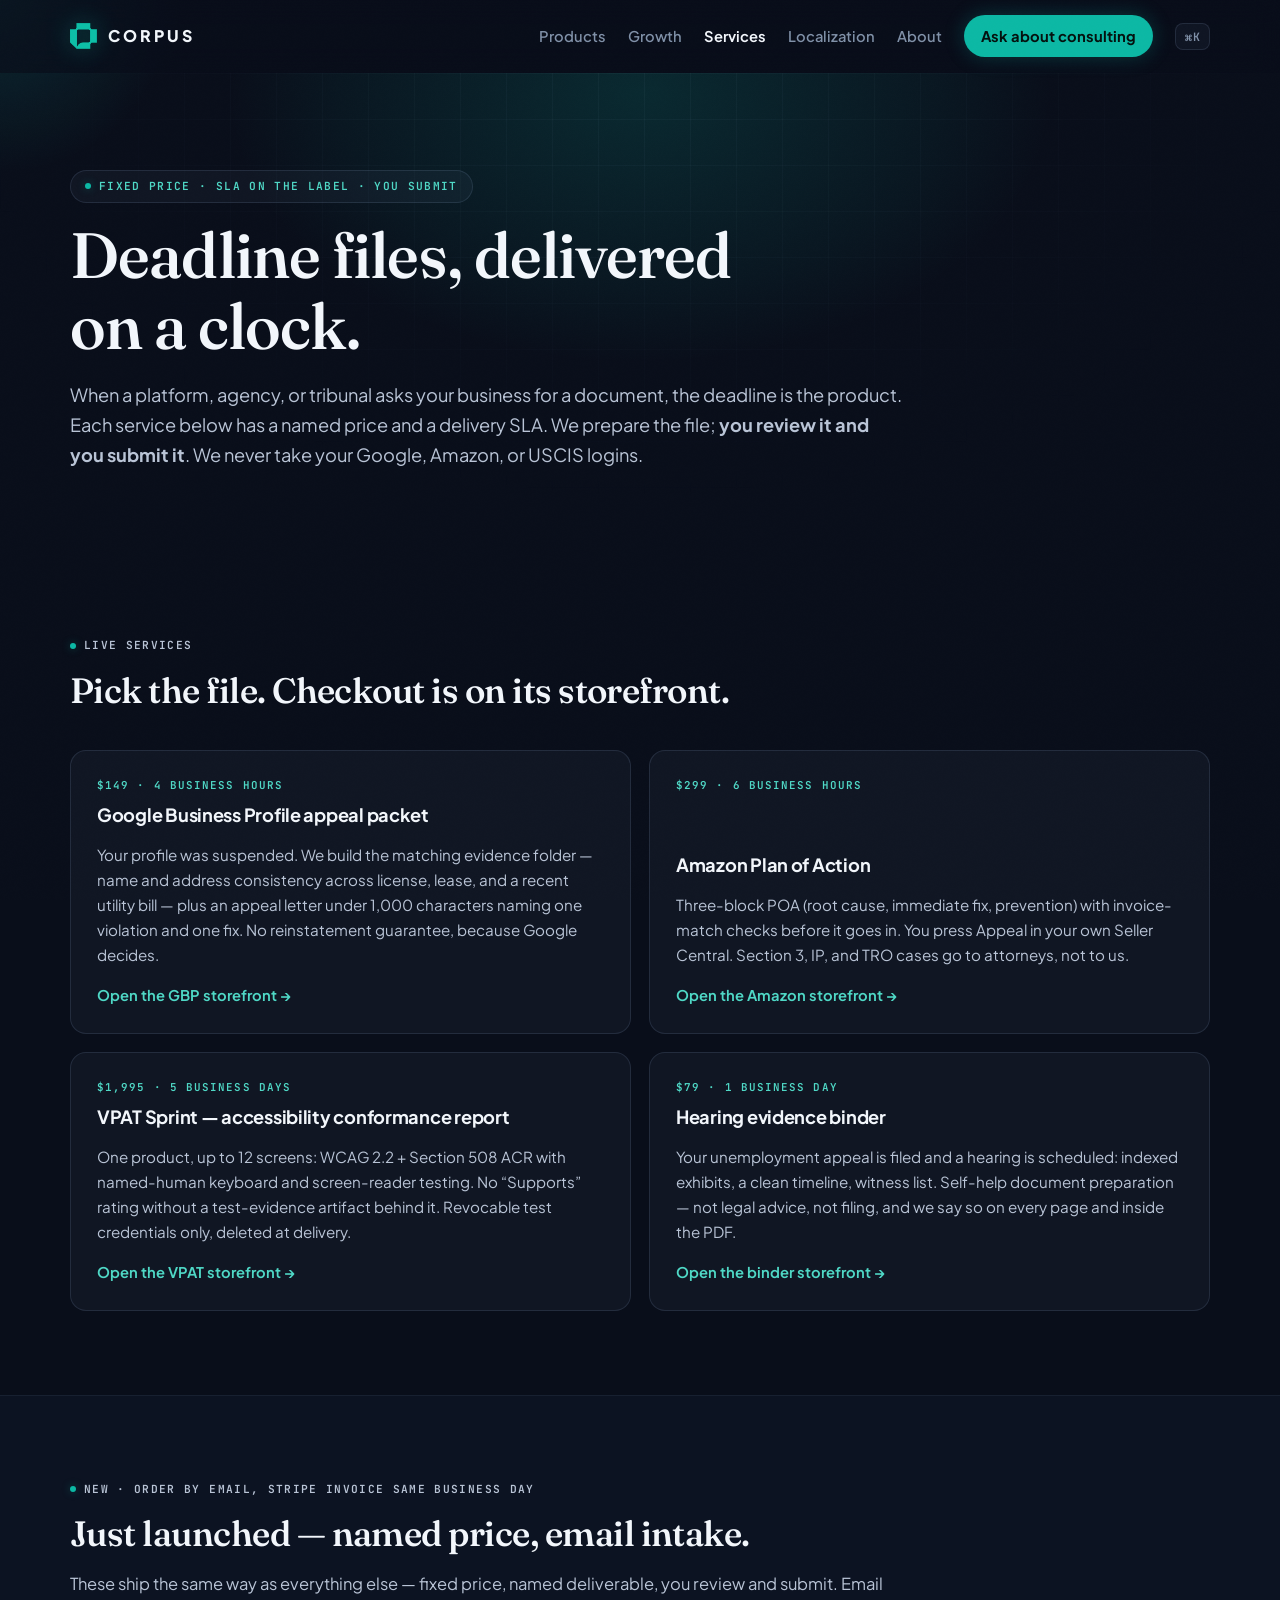
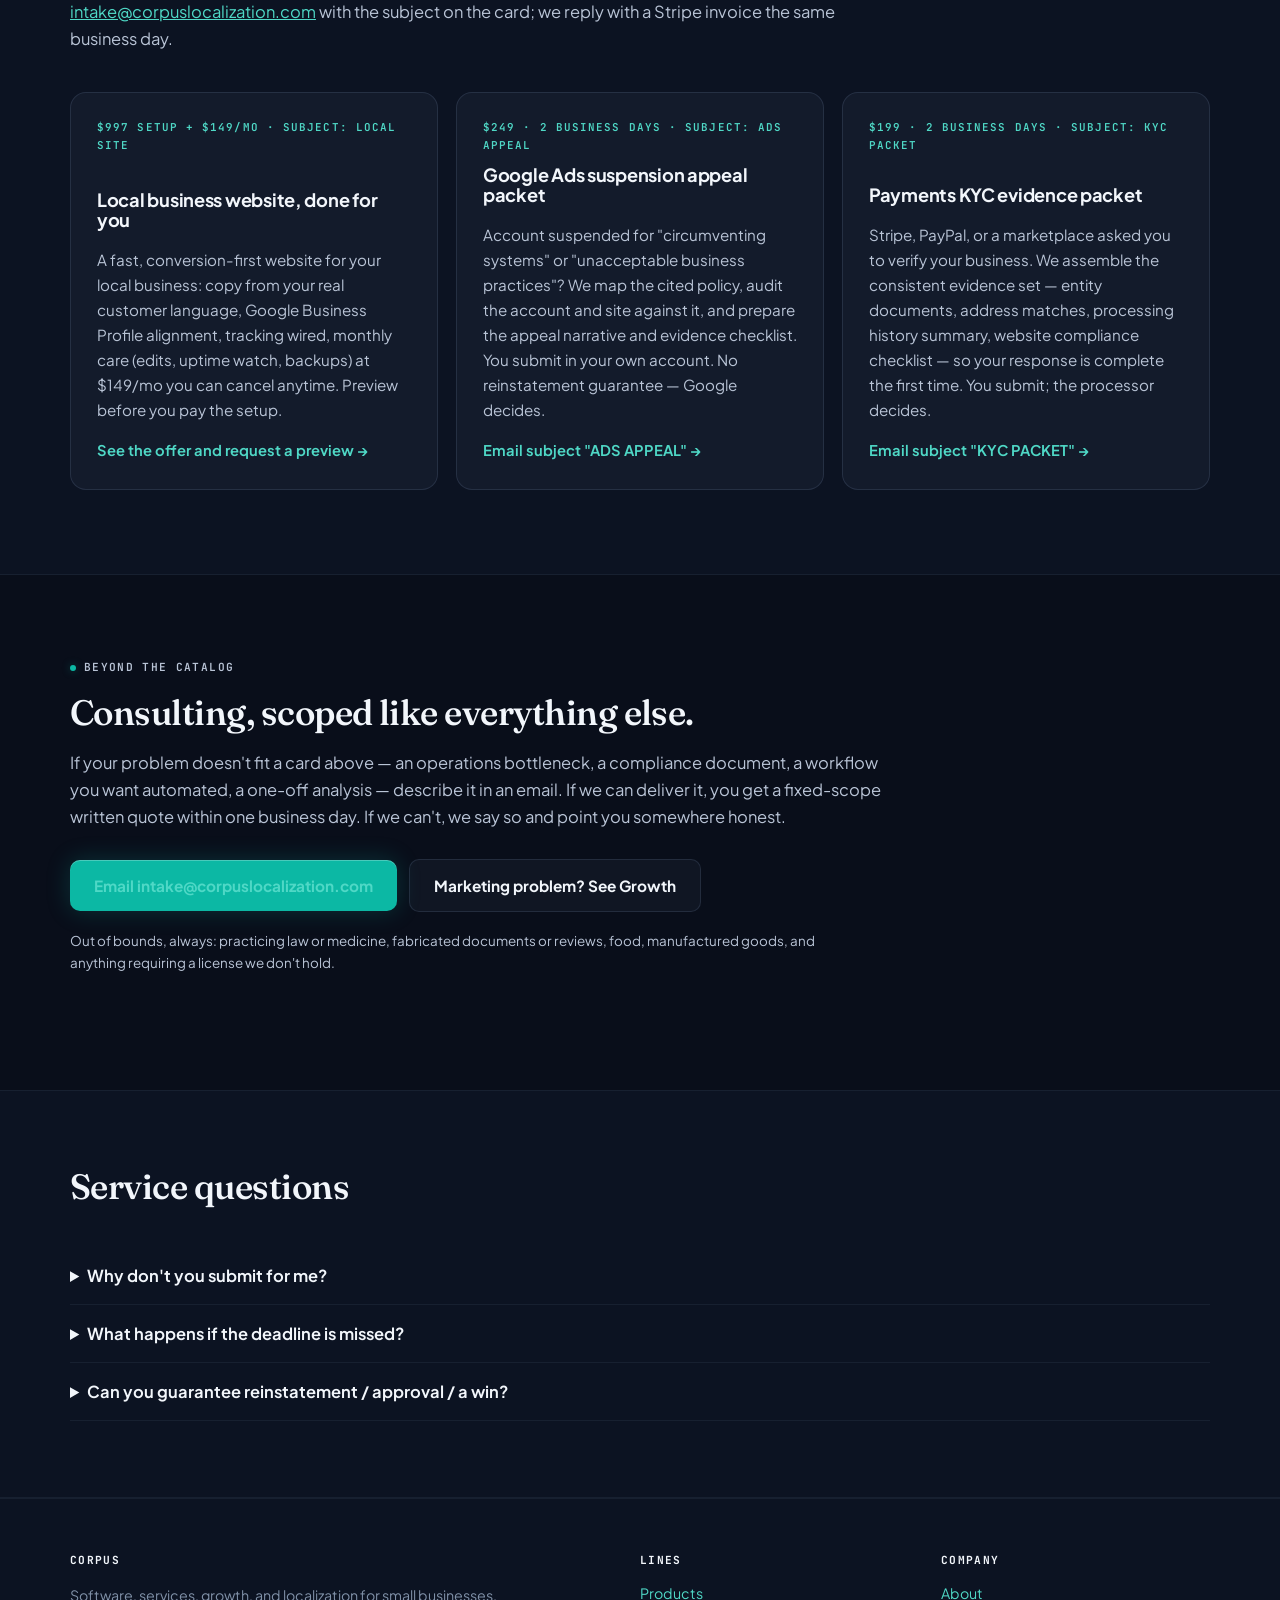
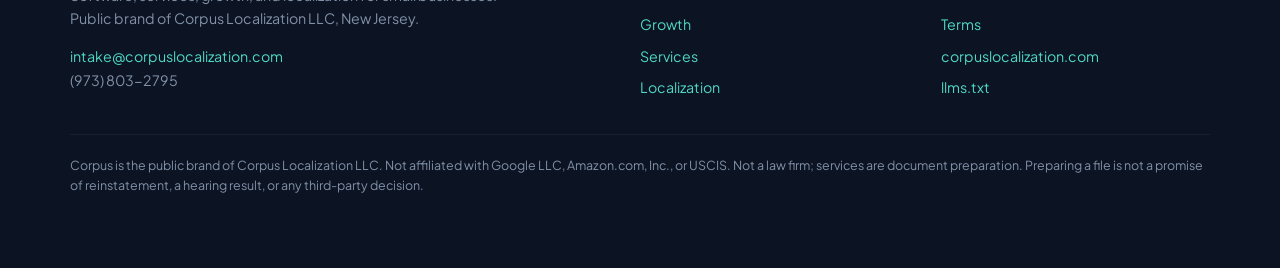
<file: services.html>
<!DOCTYPE html>
<html lang="en">
<head>
  <meta charset="utf-8">
  <meta name="viewport" content="width=device-width, initial-scale=1">
  <title>Services — fixed-price deadline files and consulting | Corpus</title>
  <meta name="description" content="Corpus services: Google Business Profile appeal packets, Amazon Plans of Action, VPAT/ACR accessibility reports, hearing evidence binders, and scoped consulting. Named price and SLA on every label.">
  <link rel="canonical" href="https://corpushq.co/services">
  <meta name="robots" content="index,follow">
  <meta property="og:title" content="Corpus services — fixed-price deadline files">
  <meta property="og:description" content="GBP appeal packet $149, Amazon POA $299, VPAT Sprint $1,995, hearing binder $79 — each with an SLA. You review, you submit.">
  <meta property="og:url" content="https://corpushq.co/services">
  <meta property="og:type" content="website">
  <meta property="og:site_name" content="Corpus">
  <link rel="preconnect" href="https://fonts.googleapis.com">
  <link rel="preconnect" href="https://fonts.gstatic.com" crossorigin>
  <link href="https://fonts.googleapis.com/css2?family=Fraunces:opsz,wght@9..144,500;9..144,600&family=Plus+Jakarta+Sans:wght@400;500;600;700;800&family=JetBrains+Mono:wght@500;700&display=swap" rel="stylesheet">
  <link rel="icon" type="image/png" href="corpus-mark.png">
  <meta name="theme-color" content="#090e1a">
  <meta name="color-scheme" content="dark">
  <link rel="stylesheet" href="styles.css?v=12">
</head>
<body>
  <header class="top">
    <div class="wrap bar">
      <a class="brand" href="./"><img class="brand-mark" src="corpus-mark.png" alt="Corpus" width="27" height="26">CORPUS</a>
      <button class="nav-toggle" type="button" aria-label="Open menu" aria-expanded="false" aria-controls="site-nav"><span></span><span></span></button>
      <nav id="site-nav">
        <a href="products">Products</a>
        <a href="growth">Growth</a>
        <a class="active" href="services">Services</a>
        <a href="localization">Localization</a>
        <a href="about">About</a>
        <a class="nav-cta" href="mailto:intake@corpuslocalization.com?subject=CONSULTING">Ask about consulting</a>
        <button class="nav-cmd" type="button" data-cmdk aria-label="Open command menu">⌘K</button>
      </nav>
    </div>
  </header>

  <main>
    <section class="hero">
      <div class="wrap">
        <p class="eyebrow">Fixed price · SLA on the label · you submit</p>
        <h1>Deadline files, delivered on a clock.</h1>
        <p class="lede">When a platform, agency, or tribunal asks your business for a document, the deadline is the product. Each service below has a named price and a delivery SLA. We prepare the file; <strong>you review it and you submit it</strong>. We never take your Google, Amazon, or USCIS logins.</p>
      </div>
    </section>

    <section id="catalog">
      <div class="wrap">
        <div class="section-head reveal">
          <p class="kicker">Live services</p>
          <h2>Pick the file. Checkout is on its storefront.</h2>
        </div>
        <div class="cards two">
          <a class="card" href="https://nshempstead1.github.io/corpus-ai/">
            <p class="meta">$149 · 4 business hours</p>
            <h3>Google Business Profile appeal packet</h3>
            <p>Your profile was suspended. We build the matching evidence folder — name and address consistency across license, lease, and a recent utility bill — plus an appeal letter under 1,000 characters naming one violation and one fix. No reinstatement guarantee, because Google decides.</p>
            <span class="go">Open the GBP storefront →</span>
          </a>
          <a class="card" href="https://nshempstead1.github.io/amazon-poa/">
            <p class="meta">$299 · 6 business hours</p>
            <h3>Amazon Plan of Action</h3>
            <p>Three-block POA (root cause, immediate fix, prevention) with invoice-match checks before it goes in. You press Appeal in your own Seller Central. Section 3, IP, and TRO cases go to attorneys, not to us.</p>
            <span class="go">Open the Amazon storefront →</span>
          </a>
          <a class="card" href="https://nshempstead1.github.io/vpat-sprint/">
            <p class="meta">$1,995 · 5 business days</p>
            <h3>VPAT Sprint — accessibility conformance report</h3>
            <p>One product, up to 12 screens: WCAG 2.2 + Section 508 ACR with named-human keyboard and screen-reader testing. No “Supports” rating without a test-evidence artifact behind it. Revocable test credentials only, deleted at delivery.</p>
            <span class="go">Open the VPAT storefront →</span>
          </a>
          <a class="card" href="https://nshempstead1.github.io/ua-hearing-binder/">
            <p class="meta">$79 · 1 business day</p>
            <h3>Hearing evidence binder</h3>
            <p>Your unemployment appeal is filed and a hearing is scheduled: indexed exhibits, a clean timeline, witness list. Self-help document preparation — not legal advice, not filing, and we say so on every page and inside the PDF.</p>
            <span class="go">Open the binder storefront →</span>
          </a>
        </div>
      </div>
    </section>

    <section class="alt" id="order-by-email">
      <div class="wrap">
        <div class="section-head reveal">
          <p class="kicker">New · order by email, Stripe invoice same business day</p>
          <h2>Just launched — named price, email intake.</h2>
          <p>These ship the same way as everything else — fixed price, named deliverable, you review and submit. Email <a href="mailto:intake@corpuslocalization.com">intake@corpuslocalization.com</a> with the subject on the card; we reply with a Stripe invoice the same business day.</p>
        </div>
        <div class="cards">
          <a class="card" href="sites">
            <p class="meta">$997 setup + $149/mo · Subject: LOCAL SITE</p>
            <h3>Local business website, done for you</h3>
            <p>A fast, conversion-first website for your local business: copy from your real customer language, Google Business Profile alignment, tracking wired, monthly care (edits, uptime watch, backups) at $149/mo you can cancel anytime. Preview before you pay the setup.</p>
            <span class="go">See the offer and request a preview →</span>
          </a>
          <div class="card hover">
            <p class="meta">$249 · 2 business days · Subject: ADS APPEAL</p>
            <h3>Google Ads suspension appeal packet</h3>
            <p>Account suspended for "circumventing systems" or "unacceptable business practices"? We map the cited policy, audit the account and site against it, and prepare the appeal narrative and evidence checklist. You submit in your own account. No reinstatement guarantee — Google decides.</p>
            <span class="go">Email subject "ADS APPEAL" →</span>
          </div>
          <div class="card hover">
            <p class="meta">$199 · 2 business days · Subject: KYC PACKET</p>
            <h3>Payments KYC evidence packet</h3>
            <p>Stripe, PayPal, or a marketplace asked you to verify your business. We assemble the consistent evidence set — entity documents, address matches, processing history summary, website compliance checklist — so your response is complete the first time. You submit; the processor decides.</p>
            <span class="go">Email subject "KYC PACKET" →</span>
          </div>
        </div>
      </div>
    </section>

    <section id="consulting">
      <div class="wrap">
        <div class="section-head reveal">
          <p class="kicker">Beyond the catalog</p>
          <h2>Consulting, scoped like everything else.</h2>
          <p>If your problem doesn't fit a card above — an operations bottleneck, a compliance document, a workflow you want automated, a one-off analysis — describe it in an email. If we can deliver it, you get a fixed-scope written quote within one business day. If we can't, we say so and point you somewhere honest.</p>
          <p class="cta-row">
            <a class="btn" href="mailto:intake@corpuslocalization.com?subject=CONSULTING">Email intake@corpuslocalization.com</a>
            <a class="btn ghost" href="growth">Marketing problem? See Growth</a>
          </p>
          <p class="fine">Out of bounds, always: practicing law or medicine, fabricated documents or reviews, food, manufactured goods, and anything requiring a license we don't hold.</p>
        </div>
      </div>
    </section>

    <section class="alt" id="services-faq">
      <div class="wrap">
        <div class="section-head reveal"><h2>Service questions</h2></div>
        <details>
          <summary>Why don't you submit for me?</summary>
          <p>Because the account, the case, and the consequences are yours. Keeping you as the submitter keeps you in control and keeps the process compliant with the platforms' own rules.</p>
        </details>
        <details>
          <summary>What happens if the deadline is missed?</summary>
          <p>The SLA is part of the product. If we blow it, you get a refund — the storefront for each service states its terms.</p>
        </details>
        <details>
          <summary>Can you guarantee reinstatement / approval / a win?</summary>
          <p>No, and no honest provider can. We guarantee a complete, consistent, on-time file. Decisions belong to Google, Amazon, tribunals, and reviewers.</p>
        </details>
      </div>
    </section>
  </main>

  <footer>
    <div class="wrap">
      <div class="cols">
        <div>
          <h4>Corpus</h4>
          <p style="max-width:44ch">Software, services, growth, and localization for small businesses. Public brand of Corpus Localization LLC, New Jersey.</p>
          <p><a href="mailto:intake@corpuslocalization.com">intake@corpuslocalization.com</a><br>(973) 803-2795</p>
        </div>
        <div>
          <h4>Lines</h4>
          <ul>
            <li><a href="products">Products</a></li>
            <li><a href="growth">Growth</a></li>
            <li><a href="services">Services</a></li>
            <li><a href="localization">Localization</a></li>
          </ul>
        </div>
        <div>
          <h4>Company</h4>
          <ul>
            <li><a href="about">About</a></li>
            <li><a href="terms">Terms</a></li>
            <li><a href="https://corpuslocalization.com">corpuslocalization.com</a></li>
            <li><a href="llms.txt">llms.txt</a></li>
          </ul>
        </div>
      </div>
      <p class="legal">Corpus is the public brand of Corpus Localization LLC. Not affiliated with Google LLC, Amazon.com, Inc., or USCIS. Not a law firm; services are document preparation. Preparing a file is not a promise of reinstatement, a hearing result, or any third-party decision.</p>
    </div>
  </footer>
  <div class="grain" aria-hidden="true"></div>
  <div class="pointer-glow" aria-hidden="true"></div>
  <div class="cmdk" id="cmdk" hidden>
    <div class="cmdk-panel" role="dialog" aria-modal="true" aria-label="Command menu">
      <input class="cmdk-input" type="search" placeholder="Jump to a product, page, or action…" aria-label="Search">
      <ul class="cmdk-list"></ul>
      <p class="cmdk-hint">↑↓ to move · enter to open · esc to close</p>
    </div>
  </div>
  <script src="motion.js?v=12" defer></script>
</body>
</html>
</file>
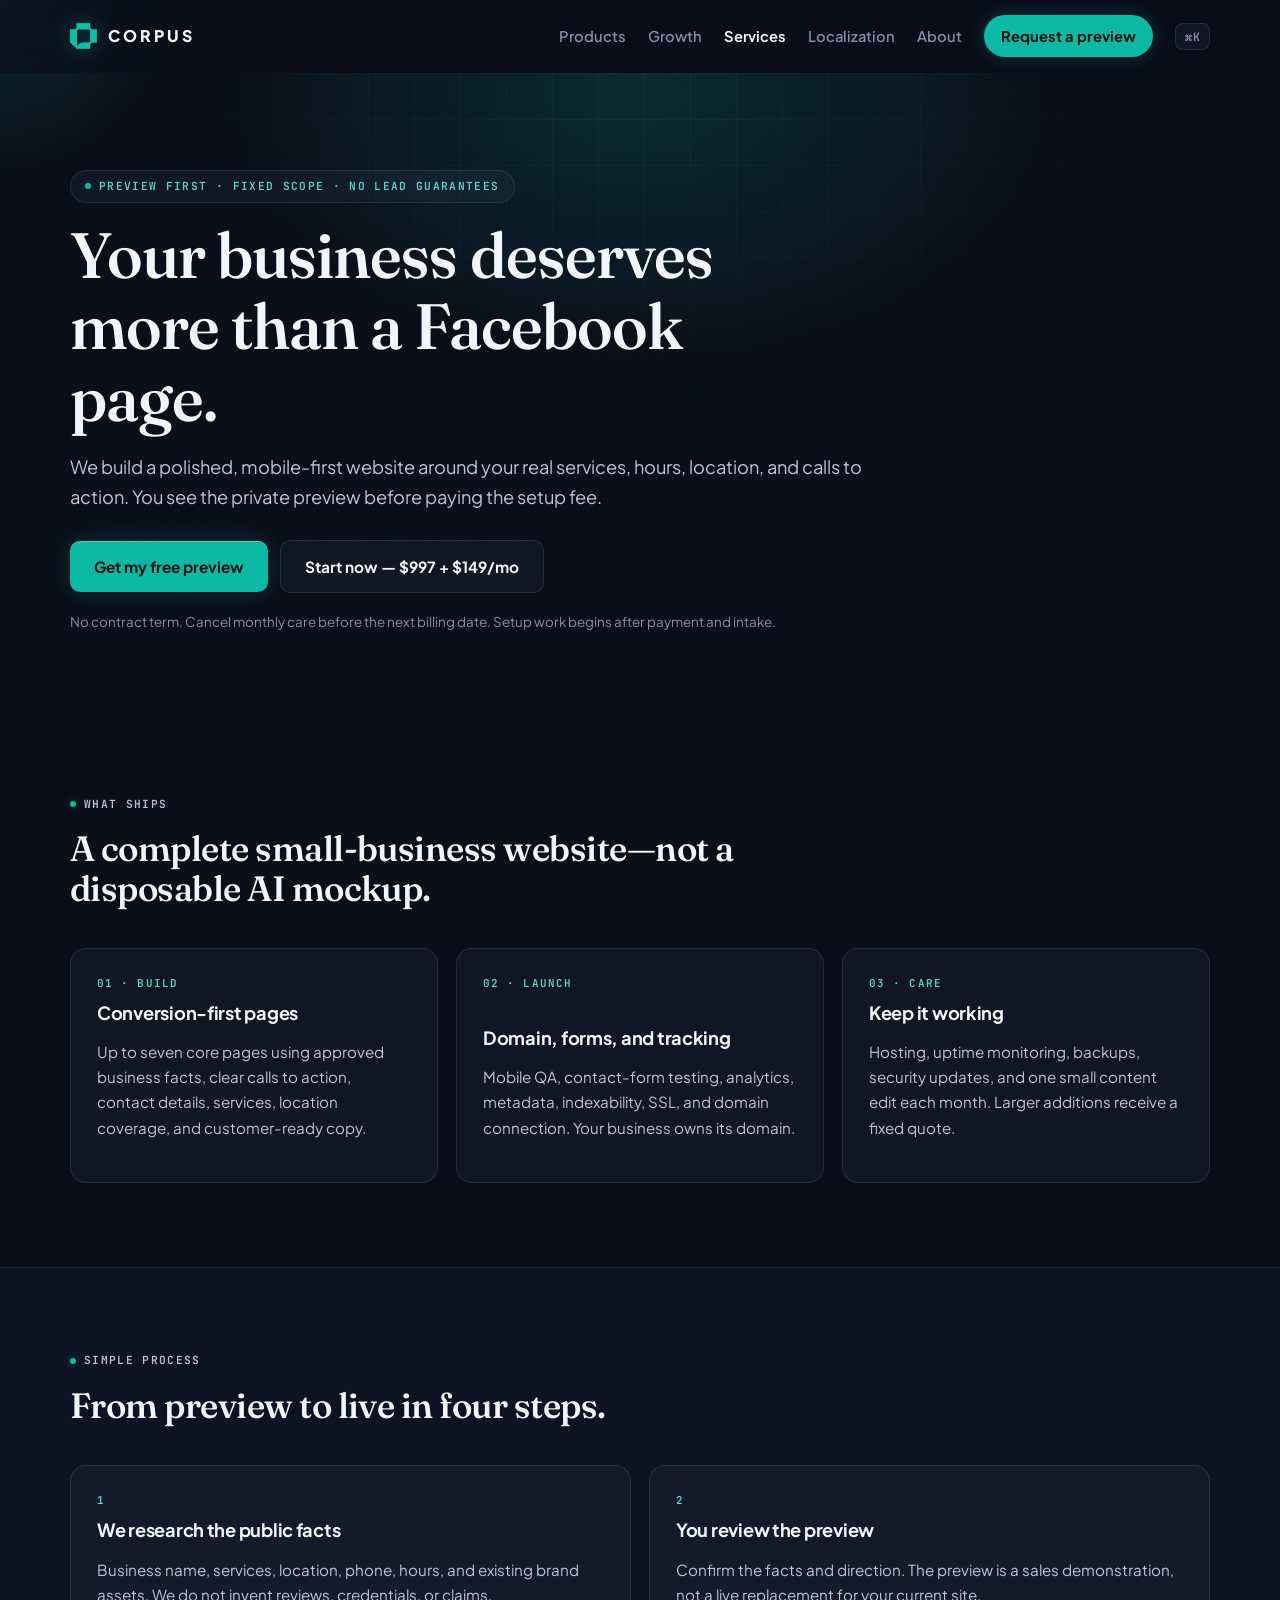
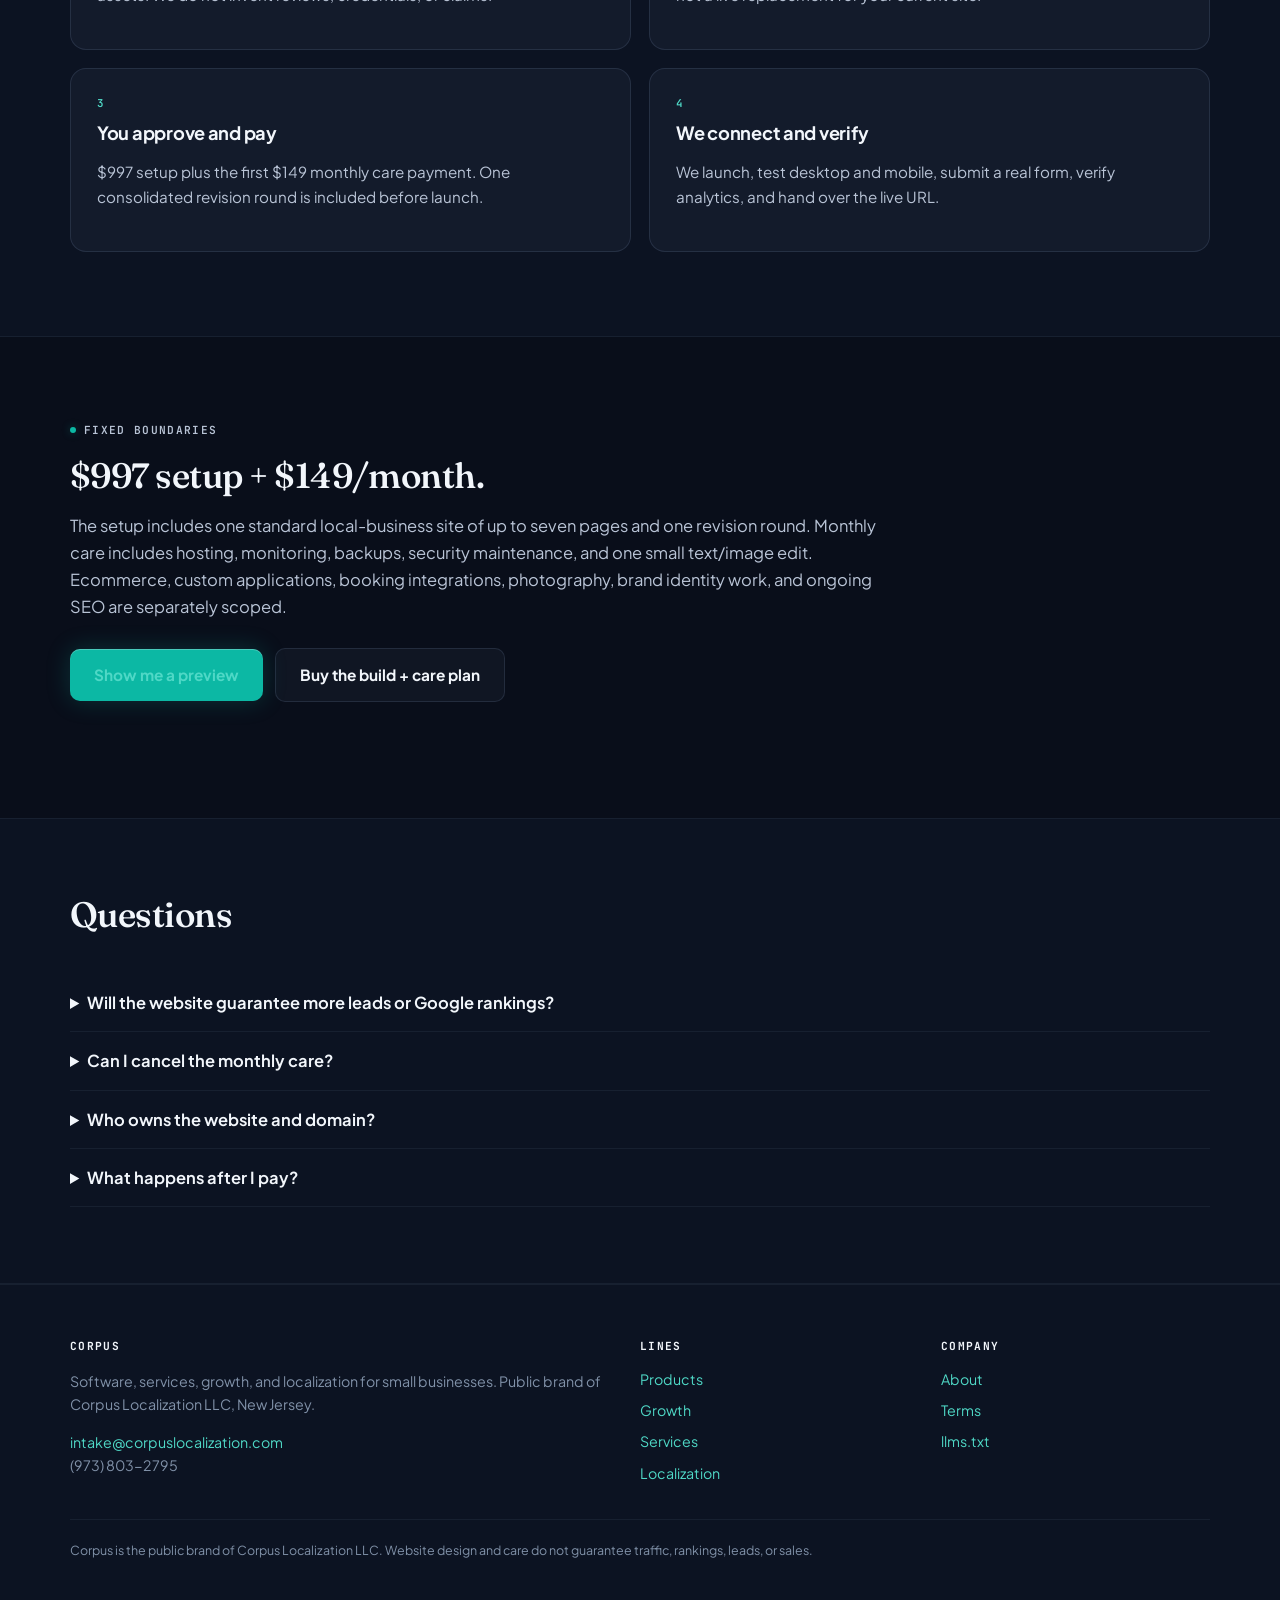
<file: sites.html>
<!DOCTYPE html>
<html lang="en">
<head>
  <meta charset="utf-8">
  <meta name="viewport" content="width=device-width, initial-scale=1">
  <title>Local business websites, built before you buy | Corpus</title>
  <meta name="description" content="Corpus builds a fast local-business website, shows you the preview first, then launches it for $997 setup plus $149/month care.">
  <link rel="canonical" href="https://corpushq.co/sites">
  <meta name="robots" content="index,follow">
  <meta property="og:title" content="Your local-business website, already started">
  <meta property="og:description" content="Preview first. $997 setup + $149/month for hosting, uptime monitoring, backups, and one small monthly edit.">
  <meta property="og:url" content="https://corpushq.co/sites">
  <meta property="og:type" content="website">
  <meta property="og:site_name" content="Corpus">
  <link rel="preconnect" href="https://fonts.googleapis.com">
  <link rel="preconnect" href="https://fonts.gstatic.com" crossorigin>
  <link href="https://fonts.googleapis.com/css2?family=Fraunces:opsz,wght@9..144,500;9..144,600&family=Plus+Jakarta+Sans:wght@400;500;600;700;800&family=JetBrains+Mono:wght@500;700&display=swap" rel="stylesheet">
  <link rel="icon" type="image/png" href="corpus-mark.png">
  <meta name="theme-color" content="#090e1a">
  <meta name="color-scheme" content="dark">
  <link rel="stylesheet" href="styles.css?v=12">
</head>
<body>
  <header class="top"><div class="wrap bar">
    <a class="brand" href="./"><img class="brand-mark" src="corpus-mark.png" alt="Corpus" width="27" height="26">CORPUS</a>
    <button class="nav-toggle" type="button" aria-label="Open menu" aria-expanded="false" aria-controls="site-nav"><span></span><span></span></button>
    <nav id="site-nav"><a href="products">Products</a><a href="growth">Growth</a><a class="active" href="services">Services</a><a href="localization">Localization</a><a href="about">About</a><a class="nav-cta" href="mailto:intake@corpuslocalization.com?subject=LOCAL%20SITE%20PREVIEW">Request a preview</a><button class="nav-cmd" type="button" data-cmdk aria-label="Open command menu">⌘K</button></nav>
  </div></header>

  <main>
    <section class="hero"><div class="wrap">
      <p class="eyebrow">Preview first · fixed scope · no lead guarantees</p>
      <h1>Your business deserves more than a Facebook page.</h1>
      <p class="lede">We build a polished, mobile-first website around your real services, hours, location, and calls to action. You see the private preview before paying the setup fee.</p>
      <p class="cta-row"><a class="btn" href="mailto:intake@corpuslocalization.com?subject=LOCAL%20SITE%20PREVIEW&body=Business%20name%3A%0ACity%3A%0ACurrent%20website%20or%20Facebook%20page%3A%0ABest%20phone%3A">Get my free preview</a><a class="btn ghost" href="https://buy.stripe.com/eVqfZ90PncTDdJFa3Rco11W">Start now — $997 + $149/mo</a></p>
      <p class="fine">No contract term. Cancel monthly care before the next billing date. Setup work begins after payment and intake.</p>
    </div></section>

    <section><div class="wrap">
      <div class="section-head reveal"><p class="kicker">What ships</p><h2>A complete small-business website—not a disposable AI mockup.</h2></div>
      <div class="cards">
        <div class="card hover"><p class="meta">01 · Build</p><h3>Conversion-first pages</h3><p>Up to seven core pages using approved business facts, clear calls to action, contact details, services, location coverage, and customer-ready copy.</p></div>
        <div class="card hover"><p class="meta">02 · Launch</p><h3>Domain, forms, and tracking</h3><p>Mobile QA, contact-form testing, analytics, metadata, indexability, SSL, and domain connection. Your business owns its domain.</p></div>
        <div class="card hover"><p class="meta">03 · Care</p><h3>Keep it working</h3><p>Hosting, uptime monitoring, backups, security updates, and one small content edit each month. Larger additions receive a fixed quote.</p></div>
      </div>
    </div></section>

    <section class="alt"><div class="wrap">
      <div class="section-head reveal"><p class="kicker">Simple process</p><h2>From preview to live in four steps.</h2></div>
      <div class="cards two">
        <div class="card hover"><p class="meta">1</p><h3>We research the public facts</h3><p>Business name, services, location, phone, hours, and existing brand assets. We do not invent reviews, credentials, or claims.</p></div>
        <div class="card hover"><p class="meta">2</p><h3>You review the preview</h3><p>Confirm the facts and direction. The preview is a sales demonstration, not a live replacement for your current site.</p></div>
        <div class="card hover"><p class="meta">3</p><h3>You approve and pay</h3><p>$997 setup plus the first $149 monthly care payment. One consolidated revision round is included before launch.</p></div>
        <div class="card hover"><p class="meta">4</p><h3>We connect and verify</h3><p>We launch, test desktop and mobile, submit a real form, verify analytics, and hand over the live URL.</p></div>
      </div>
    </div></section>

    <section><div class="wrap"><div class="section-head reveal">
      <p class="kicker">Fixed boundaries</p><h2>$997 setup + $149/month.</h2>
      <p>The setup includes one standard local-business site of up to seven pages and one revision round. Monthly care includes hosting, monitoring, backups, security maintenance, and one small text/image edit. Ecommerce, custom applications, booking integrations, photography, brand identity work, and ongoing SEO are separately scoped.</p>
      <p class="cta-row"><a class="btn" href="mailto:intake@corpuslocalization.com?subject=LOCAL%20SITE%20PREVIEW&body=Business%20name%3A%0ACity%3A%0ACurrent%20website%20or%20Facebook%20page%3A%0ABest%20phone%3A">Show me a preview</a><a class="btn ghost" href="https://buy.stripe.com/eVqfZ90PncTDdJFa3Rco11W">Buy the build + care plan</a></p>
    </div></div></section>

    <section class="alt"><div class="wrap"><div class="section-head reveal"><h2>Questions</h2></div>
      <details><summary>Will the website guarantee more leads or Google rankings?</summary><p>No. We deliver and maintain the website. Traffic, rankings, and sales depend on the market and separate marketing work.</p></details>
      <details><summary>Can I cancel the monthly care?</summary><p>Yes. Cancel before the next billing date to stop future monthly charges. The setup fee covers completed setup work and is separate from monthly care.</p></details>
      <details><summary>Who owns the website and domain?</summary><p>You own your domain and approved business content. Corpus maintains the hosted build while monthly care is active; migration or source handoff can be separately scoped.</p></details>
      <details><summary>What happens after I pay?</summary><p>You return here, send the intake details, and receive a written scope confirmation before production begins.</p></details>
    </div></section>
  </main>

  <footer><div class="wrap"><div class="cols"><div><h4>Corpus</h4><p>Software, services, growth, and localization for small businesses. Public brand of Corpus Localization LLC, New Jersey.</p><p><a href="mailto:intake@corpuslocalization.com">intake@corpuslocalization.com</a><br>(973) 803-2795</p></div><div><h4>Lines</h4><ul><li><a href="products">Products</a></li><li><a href="growth">Growth</a></li><li><a href="services">Services</a></li><li><a href="localization">Localization</a></li></ul></div><div><h4>Company</h4><ul><li><a href="about">About</a></li><li><a href="terms">Terms</a></li><li><a href="llms.txt">llms.txt</a></li></ul></div></div><p class="legal">Corpus is the public brand of Corpus Localization LLC. Website design and care do not guarantee traffic, rankings, leads, or sales.</p></div></footer>
  <div class="grain" aria-hidden="true"></div><div class="pointer-glow" aria-hidden="true"></div>
  <div class="cmdk" id="cmdk" hidden><div class="cmdk-panel" role="dialog" aria-modal="true" aria-label="Command menu"><input class="cmdk-input" type="search" placeholder="Jump to a product, page, or action…" aria-label="Search"><ul class="cmdk-list"></ul><p class="cmdk-hint">↑↓ to move · enter to open · esc to close</p></div></div>
  <script src="motion.js?v=12" defer></script>
</body>
</html>
</file>
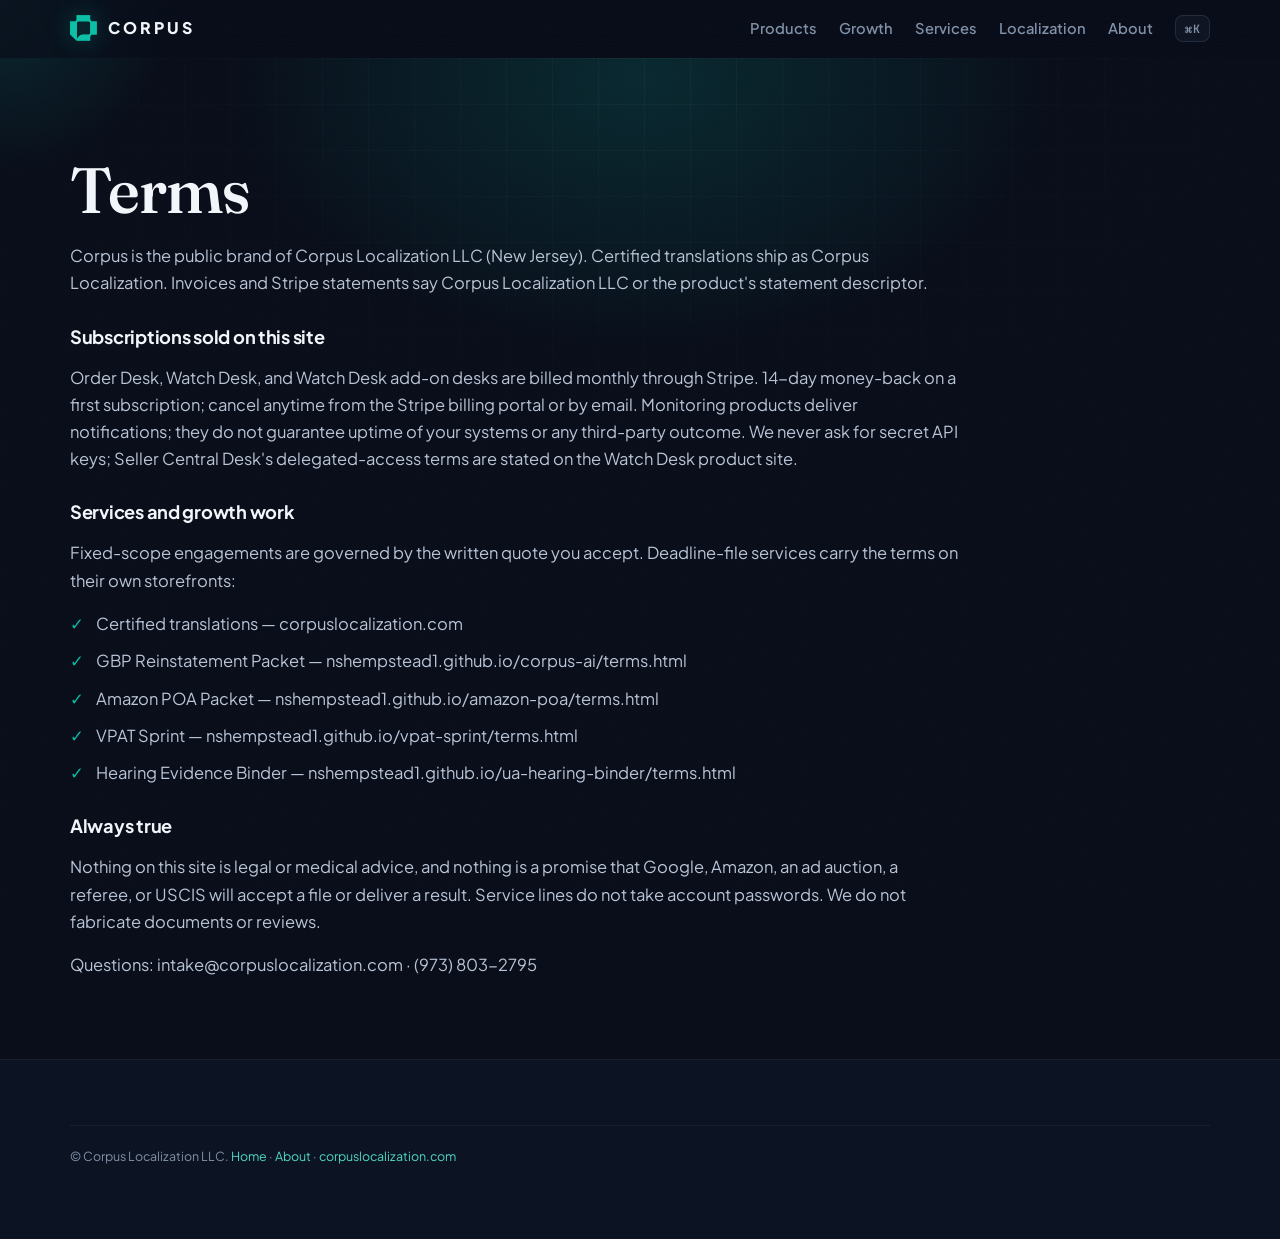
<file: terms.html>
<!DOCTYPE html>
<html lang="en">
<head>
  <meta charset="utf-8">
  <meta name="viewport" content="width=device-width, initial-scale=1">
  <title>Terms — Corpus</title>
  <meta name="robots" content="noindex">
  <link rel="canonical" href="https://corpushq.co/terms">
  <link rel="preconnect" href="https://fonts.googleapis.com">
  <link rel="preconnect" href="https://fonts.gstatic.com" crossorigin>
  <link href="https://fonts.googleapis.com/css2?family=Fraunces:opsz,wght@9..144,500;9..144,600&family=Plus+Jakarta+Sans:wght@400;500;600;700;800&family=JetBrains+Mono:wght@500;700&display=swap" rel="stylesheet">
  <link rel="icon" type="image/png" href="corpus-mark.png">
  <meta name="theme-color" content="#090e1a">
  <meta name="color-scheme" content="dark">
  <link rel="stylesheet" href="styles.css?v=12">
</head>
<body>
  <header class="top">
    <div class="wrap bar">
      <a class="brand" href="./"><img class="brand-mark" src="corpus-mark.png" alt="Corpus" width="27" height="26">CORPUS</a>
      <button class="nav-toggle" type="button" aria-label="Open menu" aria-expanded="false" aria-controls="site-nav"><span></span><span></span></button>
      <nav id="site-nav">
        <a href="products">Products</a>
        <a href="growth">Growth</a>
        <a href="services">Services</a>
        <a href="localization">Localization</a>
        <a href="about">About</a>
        <button class="nav-cmd" type="button" data-cmdk aria-label="Open command menu">⌘K</button>
      </nav>
    </div>
  </header>
  <main class="hero article">
    <div class="wrap">
      <h1>Terms</h1>
      <p>Corpus is the public brand of Corpus Localization LLC (New Jersey). Certified translations ship as Corpus Localization. Invoices and Stripe statements say Corpus Localization LLC or the product's statement descriptor.</p>
      <h3>Subscriptions sold on this site</h3>
      <p>Order Desk, Watch Desk, and Watch Desk add-on desks are billed monthly through Stripe. 14-day money-back on a first subscription; cancel anytime from the Stripe billing portal or by email. Monitoring products deliver notifications; they do not guarantee uptime of your systems or any third-party outcome. We never ask for secret API keys; Seller Central Desk's delegated-access terms are stated on the Watch Desk product site.</p>
      <h3>Services and growth work</h3>
      <p>Fixed-scope engagements are governed by the written quote you accept. Deadline-file services carry the terms on their own storefronts:</p>
      <ul class="checks">
        <li>Certified translations — corpuslocalization.com</li>
        <li>GBP Reinstatement Packet — nshempstead1.github.io/corpus-ai/terms.html</li>
        <li>Amazon POA Packet — nshempstead1.github.io/amazon-poa/terms.html</li>
        <li>VPAT Sprint — nshempstead1.github.io/vpat-sprint/terms.html</li>
        <li>Hearing Evidence Binder — nshempstead1.github.io/ua-hearing-binder/terms.html</li>
      </ul>
      <h3>Always true</h3>
      <p>Nothing on this site is legal or medical advice, and nothing is a promise that Google, Amazon, an ad auction, a referee, or USCIS will accept a file or deliver a result. Service lines do not take account passwords. We do not fabricate documents or reviews.</p>
      <p>Questions: intake@corpuslocalization.com · (973) 803-2795</p>
    </div>
  </main>
  <footer>
    <div class="wrap">
      <p class="legal">© Corpus Localization LLC. <a href="./">Home</a> · <a href="about">About</a> · <a href="https://corpuslocalization.com">corpuslocalization.com</a></p>
    </div>
  </footer>
  <div class="grain" aria-hidden="true"></div>
  <div class="pointer-glow" aria-hidden="true"></div>
  <div class="cmdk" id="cmdk" hidden>
    <div class="cmdk-panel" role="dialog" aria-modal="true" aria-label="Command menu">
      <input class="cmdk-input" type="search" placeholder="Jump to a product, page, or action…" aria-label="Search">
      <ul class="cmdk-list"></ul>
      <p class="cmdk-hint">↑↓ to move · enter to open · esc to close</p>
    </div>
  </div>
  <script src="motion.js?v=12" defer></script>
</body>
</html>
</file>
<file: styles.css>
:root {
  --bg: #090e1a;
  --bg-2: #0c1322;
  --panel: rgba(148, 178, 215, 0.05);
  --panel-2: rgba(148, 178, 215, 0.085);
  --line: rgba(148, 178, 215, 0.14);
  --line-soft: rgba(148, 178, 215, 0.08);
  --ink: #f2f6fb;
  --body: #b9c4d6;
  --muted: #8091a8;
  --accent: #0cb8a4;
  --accent-2: #10cfb8;
  --accent-ink: #4fd8c6;
  --accent-soft: rgba(12, 184, 164, 0.12);
  --glow: rgba(12, 184, 164, 0.35);
  --good: #10cfb8;
  --warn: #f5b64c;
  --font: "Plus Jakarta Sans", "Segoe UI", system-ui, -apple-system, sans-serif;
  --display: "Fraunces", Georgia, serif;
  --mono: "JetBrains Mono", ui-monospace, "SF Mono", Menlo, monospace;
}
* { box-sizing: border-box; }
[hidden] { display: none !important; }
html { scroll-behavior: smooth; background: var(--bg); color-scheme: dark; }
body {
  margin: 0;
  color: var(--body);
  background: var(--bg);
  font-family: var(--font);
  font-size: 16.5px;
  line-height: 1.65;
  -webkit-font-smoothing: antialiased;
  overflow-x: hidden;
}
body.nav-open, body.cmdk-open { overflow: hidden; }
::selection { background: rgba(12,184,164,.3); color: #fff; }
.wrap { width: min(1140px, calc(100% - 40px)); margin: 0 auto; }

/* ---------- nav ---------- */
.top {
  position: sticky; top: 0; z-index: 40;
  background: rgba(9, 14, 26, 0.7);
  backdrop-filter: blur(14px);
  -webkit-backdrop-filter: blur(14px);
  border-bottom: 1px solid transparent;
  transition: border-color .25s ease, background .25s ease;
}
.top.scrolled { border-bottom-color: var(--line-soft); background: rgba(9, 14, 26, 0.85); }
.bar { display: flex; align-items: center; justify-content: space-between; gap: 20px; padding: 15px 0; position: relative; }
.brand {
  display: inline-flex; align-items: center; gap: 11px;
  color: var(--ink); text-decoration: none;
  font-weight: 800; font-size: 1.0rem; letter-spacing: .18em;
}
.brand-mark { height: 26px; width: auto; display: block; filter: drop-shadow(0 0 12px rgba(12,184,164,.4)); }
#site-nav, nav { display: flex; gap: 22px; align-items: center; flex-wrap: wrap; }
nav a { color: var(--muted); text-decoration: none; font-size: .92rem; font-weight: 550; transition: color .15s ease; }
nav a:hover { color: var(--ink); }
nav a.active { color: var(--ink); font-weight: 650; }
.nav-cta {
  background: var(--accent); color: #04110e !important;
  padding: 9px 17px; border-radius: 99px; font-weight: 700 !important;
  box-shadow: 0 0 20px rgba(12,184,164,.25);
  transition: background .15s ease, box-shadow .15s ease;
}
.nav-cta:hover { background: var(--accent-2); box-shadow: 0 0 28px rgba(12,184,164,.4); }
.nav-cmd {
  font: 600 .72rem var(--mono); color: var(--muted);
  background: var(--panel); border: 1px solid var(--line); border-radius: 8px;
  padding: 5px 9px; cursor: pointer; letter-spacing: .04em;
}
.nav-cmd:hover { color: var(--ink); border-color: var(--accent); }
.nav-toggle {
  display: none; width: 42px; height: 42px; padding: 0;
  background: var(--panel); border: 1px solid var(--line); border-radius: 10px;
  cursor: pointer; align-items: center; justify-content: center; flex-direction: column; gap: 5px;
}
.nav-toggle span { display: block; width: 16px; height: 1.5px; background: var(--ink); }

/* ---------- type ---------- */
h1, h2, h3 { color: var(--ink); line-height: 1.12; letter-spacing: -0.015em; margin: 0 0 16px; }
h1, h2 { font-family: var(--display); font-weight: 550; }
h1 { font-size: clamp(2.4rem, 5.4vw, 4rem); max-width: 18ch; }
h2 { font-size: clamp(1.55rem, 2.8vw, 2.2rem); }
h3 { font-size: 1.14rem; font-weight: 700; }
h1 .grad, h2 .grad {
  background: linear-gradient(100deg, var(--accent-2), #7ce7d8 55%, var(--accent));
  -webkit-background-clip: text; background-clip: text; color: transparent;
}
.lede { font-size: 1.14rem; max-width: 64ch; color: var(--body); }
.fine { color: var(--muted); font-size: .84rem; max-width: 80ch; }
.eyebrow, .kicker {
  display: inline-flex; align-items: center; gap: 8px;
  text-transform: uppercase; letter-spacing: .12em;
  font-family: var(--mono); font-size: .7rem; font-weight: 600;
  color: var(--accent-ink);
  margin: 0 0 16px;
}
.eyebrow {
  border: 1px solid var(--line); border-radius: 999px;
  padding: 6px 14px; background: var(--panel);
}
.eyebrow::before, .kicker::before { content: ""; width: 6px; height: 6px; border-radius: 50%; background: var(--accent); box-shadow: 0 0 8px var(--glow); }

/* ---------- buttons ---------- */
.cta-row { display: flex; gap: 12px; flex-wrap: wrap; margin: 28px 0 18px; align-items: center; }
.btn {
  display: inline-block;
  background: var(--accent); color: #04110e;
  text-decoration: none;
  padding: 13px 24px; border-radius: 10px;
  font-weight: 700; font-size: .96rem;
  box-shadow: 0 0 24px rgba(12,184,164,.22), inset 0 1px 0 rgba(255,255,255,.25);
  transition: background .15s ease, transform .12s ease, box-shadow .15s ease;
}
.btn:hover { background: var(--accent-2); transform: translateY(-1px); box-shadow: 0 0 34px rgba(12,184,164,.35), inset 0 1px 0 rgba(255,255,255,.25); }
.btn.ghost {
  background: var(--panel); color: var(--ink);
  border: 1px solid var(--line); box-shadow: none;
}
.btn.ghost:hover { border-color: var(--accent); color: var(--accent-ink); background: var(--panel-2); }
.btn.subscribe { background: var(--accent); }

/* ---------- sections ---------- */
section { padding: 76px 0; position: relative; }
section.alt { background: var(--bg-2); border-block: 1px solid var(--line-soft); }
.section-head { max-width: 68ch; margin-bottom: 40px; }
.section-head p { color: var(--body); }

/* ---------- hero ---------- */
.hero { padding: 96px 0 64px; position: relative; overflow: hidden; }
.hero .wrap { position: relative; z-index: 2; }
.hero::before {
  content: ""; position: absolute; left: 50%; top: -340px; transform: translateX(-50%);
  width: 1100px; height: 720px; border-radius: 50%;
  background: radial-gradient(closest-side, rgba(12,184,164,.16), rgba(12,184,164,.05) 55%, transparent 75%);
  animation: breathe 9s ease-in-out infinite alternate;
  pointer-events: none;
}
.hero::after {
  content: ""; position: absolute; inset: 0;
  background-image: linear-gradient(rgba(148,178,215,.05) 1px, transparent 1px),
                    linear-gradient(90deg, rgba(148,178,215,.05) 1px, transparent 1px);
  background-size: 46px 46px;
  mask-image: radial-gradient(900px 560px at 50% 0%, #000, transparent 78%);
  pointer-events: none;
}
@keyframes breathe { from { opacity: .75; transform: translateX(-50%) scale(1); } to { opacity: 1; transform: translateX(-50%) scale(1.06); } }
.hero-center { text-align: center; display: flex; flex-direction: column; align-items: center; }
.hero-center .lede { margin-inline: auto; }
.hero-center .cta-row { justify-content: center; }

/* ---------- app window mock ---------- */
.appwin-holder { position: relative; margin: 54px auto 0; width: min(980px, 100%); }
.appwin-holder::before {
  content: ""; position: absolute; inset: 8% -6% -12% -6%;
  background: radial-gradient(closest-side, rgba(12,184,164,.18), transparent 70%);
  filter: blur(30px); pointer-events: none;
}
.appwin {
  position: relative;
  background: linear-gradient(180deg, #0e1626, #0b1220);
  border: 1px solid var(--line);
  border-radius: 16px;
  box-shadow: 0 40px 90px rgba(0,0,0,.5), inset 0 1px 0 rgba(255,255,255,.06);
  overflow: hidden;
  text-align: left;
}
.appwin .chrome {
  display: flex; align-items: center; gap: 8px;
  padding: 12px 16px; border-bottom: 1px solid var(--line-soft);
  background: rgba(148,178,215,.04);
}
.appwin .chrome i { width: 11px; height: 11px; border-radius: 50%; background: rgba(148,178,215,.18); }
.appwin .chrome .url {
  margin-left: 12px; flex: 1; max-width: 340px;
  font-family: var(--mono); font-size: .72rem; color: var(--muted);
  background: rgba(9,14,26,.7); border: 1px solid var(--line-soft);
  border-radius: 7px; padding: 5px 12px; white-space: nowrap; overflow: hidden;
}
.appwin .lay { display: grid; grid-template-columns: 200px 1fr; min-height: 360px; }
.appwin .side { border-right: 1px solid var(--line-soft); padding: 18px 0; background: rgba(9,14,26,.5); }
.appwin .side a {
  display: block; padding: 8px 20px; color: var(--muted);
  font-size: .8rem; font-weight: 600; text-decoration: none;
}
.appwin .side a.on { color: var(--ink); background: var(--accent-soft); border-right: 2px solid var(--accent); }
.appwin .main2 { padding: 20px; display: grid; gap: 14px; align-content: start; }
.kpis { display: grid; grid-template-columns: repeat(3, 1fr); gap: 12px; }
.kpi {
  border: 1px solid var(--line-soft); border-radius: 11px; padding: 12px 14px;
  background: rgba(148,178,215,.03);
}
.kpi small { display: block; font-family: var(--mono); font-size: .62rem; letter-spacing: .1em; text-transform: uppercase; color: var(--muted); margin-bottom: 4px; }
.kpi b { font-family: var(--mono); font-weight: 700; font-size: 1.15rem; color: var(--ink); }
.kpi b em { font-style: normal; color: var(--accent-ink); font-size: .72rem; margin-left: 6px; }
.spark { width: 100%; height: 46px; display: block; }
.spark polyline { fill: none; stroke: var(--accent); stroke-width: 2; stroke-linecap: round;
  stroke-dasharray: 400; stroke-dashoffset: 400; animation: draw 2.4s .6s ease-out forwards; }
@keyframes draw { to { stroke-dashoffset: 0; } }
.alertline {
  display: flex; align-items: center; gap: 10px;
  background: rgba(148,178,215,.04); border: 1px solid var(--line-soft); border-radius: 10px;
  padding: 10px 14px; color: var(--body); font-size: .84rem;
}
.alertline .pulse {
  width: 9px; height: 9px; border-radius: 50%; background: var(--accent); flex: none;
  box-shadow: 0 0 0 0 rgba(12,184,164,.5); animation: pulse 2.2s ease-out infinite;
}
.alertline.warn .pulse { background: var(--warn); box-shadow: 0 0 0 0 rgba(245,182,76,.4); animation-delay: 1.1s; }
.alertline small { color: var(--muted); margin-left: auto; white-space: nowrap; font-family: var(--mono); font-size: .68rem; }
@keyframes pulse { 0% { box-shadow: 0 0 0 0 rgba(12,184,164,.5);} 70% { box-shadow: 0 0 0 11px rgba(12,184,164,0);} 100% { box-shadow: 0 0 0 0 rgba(12,184,164,0);} }

/* ---------- ticker ---------- */
.ticker { border-block: 1px solid var(--line-soft); background: var(--bg-2); overflow: hidden; padding: 13px 0; }
.ticker-track { display: flex; gap: 48px; width: max-content; animation: ticker 38s linear infinite; }
.ticker span { white-space: nowrap; font-family: var(--mono); font-size: .74rem; font-weight: 500; color: var(--muted); letter-spacing: .04em; }
.ticker b { color: var(--accent-ink); font-weight: 700; }
@keyframes ticker { from { transform: translateX(0); } to { transform: translateX(-50%); } }

/* ---------- bento ---------- */
.bento { display: grid; grid-template-columns: repeat(6, 1fr); gap: 16px; }
.b-card {
  position: relative; overflow: hidden;
  grid-column: span 2;
  background: var(--panel);
  border: 1px solid var(--line);
  border-radius: 18px;
  padding: 26px;
  text-decoration: none; color: var(--body);
  transition: border-color .2s ease, transform .15s ease;
}
.b-card:hover { border-color: rgba(12,184,164,.45); transform: translateY(-2px); }
.b-card::before {
  content: ""; position: absolute; inset: 0; pointer-events: none; opacity: 0;
  background: radial-gradient(420px circle at var(--mx, 50%) var(--my, 50%), rgba(12,184,164,.12), transparent 65%);
  transition: opacity .25s ease;
}
.b-card:hover::before { opacity: 1; }
.b-card.w3 { grid-column: span 3; }
.b-card.w4 { grid-column: span 4; }
.b-card.w6 { grid-column: span 6; }
.b-card h3 { margin: 0 0 8px; }
.b-card p { margin: 0; font-size: .93rem; }
.b-card .meta { display: block; font-family: var(--mono); font-size: .66rem; letter-spacing: .12em; text-transform: uppercase; color: var(--accent-ink); margin-bottom: 12px; }
.b-card .go { display: inline-block; margin-top: 14px; font-weight: 650; color: var(--accent-ink); font-size: .9rem; }
.b-visual { margin-top: 18px; }
.slatimer { display: flex; align-items: center; gap: 16px; }
.ring { transform: rotate(-90deg); }
.ring .track { fill: none; stroke: var(--line); stroke-width: 6; }
.ring .val { fill: none; stroke: var(--accent); stroke-width: 6; stroke-linecap: round;
  stroke-dasharray: 176; stroke-dashoffset: 176; animation: ringfill 2s 0.4s ease-out forwards; }
@keyframes ringfill { to { stroke-dashoffset: 44; } }
.slatimer b { font-family: var(--mono); color: var(--ink); font-size: 1.3rem; display: block; }
.slatimer span { font-size: .8rem; color: var(--muted); }
.gridcells { display: grid; grid-template-columns: repeat(7, 1fr); gap: 5px; }
.gridcells i { aspect-ratio: 1; border-radius: 4px; background: var(--accent); display: block; }
.gridcells i.c2 { opacity: .66; } .gridcells i.c3 { opacity: .4; }
.gridcells i.c4 { opacity: .22; } .gridcells i.c5 { opacity: .1; }
.langchips { display: flex; flex-wrap: wrap; gap: 7px; }
.langchips span { font-family: var(--mono); font-size: .68rem; color: var(--body); border: 1px solid var(--line); background: rgba(148,178,215,.04); border-radius: 99px; padding: 4px 11px; }

/* ---------- cards (inner pages) ---------- */
.cards { display: grid; grid-template-columns: repeat(3, 1fr); gap: 18px; margin: 8px 0; }
.cards.two { grid-template-columns: repeat(2, 1fr); }
.card {
  position: relative; overflow: hidden;
  display: flex; flex-direction: column;
  background: var(--panel);
  border: 1px solid var(--line); border-radius: 16px;
  padding: 26px;
  text-decoration: none; color: var(--body);
  transition: border-color .2s ease, transform .15s ease;
}
a.card:hover, .card.hover:hover { border-color: rgba(12,184,164,.45); transform: translateY(-2px); }
.card::before {
  content: ""; position: absolute; inset: 0; pointer-events: none; opacity: 0;
  background: radial-gradient(420px circle at var(--mx, 50%) var(--my, 50%), rgba(12,184,164,.1), transparent 65%);
  transition: opacity .25s ease;
}
.card:hover::before { opacity: 1; }
.card .meta {
  font-family: var(--mono); font-size: .68rem; color: var(--accent-ink); font-weight: 600;
  text-transform: uppercase; letter-spacing: .1em; margin: 0 0 10px;
}
.card p { margin: 0 0 16px; flex: 1; font-size: .95rem; }
.card .go { font-weight: 650; color: var(--accent-ink); font-size: .92rem; }

/* ---------- pricing ---------- */
.pricing { display: grid; grid-template-columns: repeat(2, 1fr); gap: 20px; margin: 8px 0; }
.price-card {
  position: relative;
  background: var(--panel); border: 1px solid var(--line); border-radius: 18px;
  padding: 32px; display: flex; flex-direction: column;
}
.price-card.featured {
  border-color: rgba(12,184,164,.5);
  background: linear-gradient(180deg, rgba(12,184,164,.08), var(--panel) 40%);
  box-shadow: 0 24px 60px rgba(0,0,0,.35);
}
.price-card .plan { font-weight: 750; color: var(--ink); font-size: 1.15rem; margin: 0 0 4px; }
.price-card .for { color: var(--muted); font-size: .89rem; margin: 0 0 18px; }
.price { font-family: var(--mono); color: var(--ink); font-weight: 700; font-size: 2.2rem; letter-spacing: -0.03em; margin: 0; }
.price small { font-size: .95rem; font-weight: 500; color: var(--muted); letter-spacing: 0; }
.price-note { color: var(--muted); font-size: .84rem; margin: 4px 0 20px; }
ul.checks { list-style: none; padding: 0; margin: 0 0 24px; }
ul.checks li { padding-left: 26px; position: relative; margin: 0 0 10px; }
ul.checks li::before { content: "✓"; position: absolute; left: 0; top: 0; color: var(--accent); font-weight: 800; }
.price-card .cta-row { margin: auto 0 0; }

/* ---------- add-on table ---------- */
.table-scroll { overflow-x: auto; border-radius: 14px; border: 1px solid var(--line); }
.addons { width: 100%; border-collapse: collapse; background: var(--panel); font-size: .93rem; }
.addons th, .addons td { text-align: left; padding: 14px 18px; border-bottom: 1px solid var(--line-soft); vertical-align: top; }
.addons th { background: rgba(148,178,215,.06); color: var(--ink); font-family: var(--mono); font-size: .68rem; text-transform: uppercase; letter-spacing: .1em; }
.addons tr:last-child td { border-bottom: 0; }
.addons .sku { font-weight: 650; color: var(--ink); white-space: nowrap; }
.addons .p { font-family: var(--mono); font-weight: 700; color: var(--ink); white-space: nowrap; }
.addons a.buy { color: var(--accent-ink); font-weight: 650; text-decoration: none; white-space: nowrap; }
.addons a.buy:hover { text-decoration: underline; }

/* ---------- stats / trust / steps ---------- */
.stats { display: grid; grid-template-columns: repeat(4,1fr); gap: 20px; }
.stat { border-top: 2px solid var(--accent); padding-top: 16px; }
.stat b { display: block; font-family: var(--mono); font-weight: 700; font-size: 2rem; color: var(--ink); letter-spacing: -0.02em; }
.stat span { color: var(--muted); font-size: .87rem; }
.trust { display: grid; grid-template-columns: repeat(4, 1fr); gap: 18px; }
.trust div { border-left: 2px solid var(--accent); padding-left: 14px; }
.trust strong { display: block; color: var(--ink); font-size: 1rem; }
.trust span { color: var(--muted); font-size: .87rem; }
.steps { counter-reset: step; display: grid; grid-template-columns: repeat(3,1fr); gap: 28px; }
.steps .step { counter-increment: step; position: relative; padding-left: 58px; }
.steps .step::before {
  content: counter(step, decimal-leading-zero);
  position: absolute; left: 0; top: 2px;
  font-family: var(--mono); font-weight: 700; font-size: 1.3rem; color: var(--accent-ink);
}

/* ---------- faq / article ---------- */
details { border-bottom: 1px solid var(--line-soft); padding: 15px 0; }
summary { cursor: pointer; font-weight: 650; color: var(--ink); }
summary:hover { color: var(--accent-ink); }
details p { margin: 10px 0 0; max-width: 74ch; }
details a, .card a, .section-head a, .lede a, main p a, main li a { color: var(--accent-ink); }
.article h1 { max-width: 30ch; }
.article p, .article li { max-width: 74ch; }
.article h3 { margin: 30px 0 8px; }
ul.no { padding-left: 1.1rem; }
ul.no li { margin: 0 0 10px; max-width: 74ch; }
code { font-family: var(--mono); font-size: .85em; background: var(--panel-2); border: 1px solid var(--line-soft); border-radius: 5px; padding: 1px 6px; color: var(--accent-ink); }

/* ---------- cta band ---------- */
.cta-band {
  position: relative; overflow: hidden;
  background: linear-gradient(120deg, #0d1626 0%, #0e2233 55%, #0c3730 100%);
  border: 1px solid var(--line);
  border-radius: 22px; padding: 56px; color: var(--body);
}
.cta-band::after {
  content: ""; position: absolute; right: -90px; top: -90px; width: 420px; height: 420px; border-radius: 50%;
  background: radial-gradient(circle, rgba(12,184,164,.3), transparent 65%);
}
.cta-band h2 { max-width: 24ch; }
.cta-band p { max-width: 60ch; }

/* ---------- console (compact feed) ---------- */
.console { background: var(--bg-2); border: 1px solid var(--line); border-radius: 16px; overflow: hidden; font-size: .84rem; }
.console .bar { display: flex; align-items: center; gap: 8px; padding: 11px 16px; background: rgba(148,178,215,.04); border-bottom: 1px solid var(--line-soft); }
.console .dot2 { width: 10px; height: 10px; border-radius: 50%; background: rgba(148,178,215,.18); }
.console .bar span { color: var(--muted); font-family: var(--mono); font-size: .68rem; letter-spacing: .08em; margin-left: 6px; }
.console .body2 { padding: 16px; display: grid; gap: 10px; }
.console .meter { height: 6px; border-radius: 99px; background: var(--line-soft); overflow: hidden; }
.console .meter i { display: block; height: 100%; width: 0; border-radius: 99px; background: linear-gradient(90deg, var(--accent), #6fe3d3); animation: fill 2.4s .5s ease-out forwards; }
@keyframes fill { to { width: 86%; } }

/* ---------- quiz funnel (/check) ---------- */
.skip { position: absolute; left: -999px; top: 12px; }
.skip:focus { left: 12px; z-index: 60; background: var(--bg-2); color: var(--ink); padding: 8px 12px; border-radius: 6px; }
.funnel-hero { min-height: calc(100svh - 64px); display: grid; align-content: center; }
.brand-hero { font-family: var(--display); font-weight: 550; font-size: clamp(1.9rem, 5vw, 2.8rem); color: var(--ink); letter-spacing: -0.02em; margin: 0 0 18px; max-width: 14ch; line-height: 1.05; }
.funnel-hero h1 { font-size: clamp(1.35rem, 3.2vw, 1.85rem); max-width: 24ch; font-family: var(--font); font-weight: 700; }
.quiz { padding: 28px 0 72px; min-height: 70svh; }
.quiz-wrap { width: min(720px, calc(100% - 40px)); }
.quiz-top { display: flex; align-items: center; justify-content: space-between; gap: 16px; margin-bottom: 22px; }
.quiz-kicker { margin: 0; font-family: var(--mono); font-size: .7rem; font-weight: 600; letter-spacing: .1em; text-transform: uppercase; color: var(--accent-ink); }
.progress { flex: 1; max-width: 160px; height: 4px; border-radius: 99px; background: var(--line-soft); overflow: hidden; margin-left: auto; }
.progress > i { display: block; height: 100%; width: 0; background: var(--accent); transition: width .3s ease; }
.quiz .step h2 { margin-bottom: 6px; }
.hint { color: var(--muted); margin: 0 0 18px; }
.options { display: grid; gap: 10px; }
.options button {
  text-align: left; font: inherit; color: var(--ink);
  background: var(--panel); border: 1px solid var(--line); border-radius: 12px;
  padding: 14px 18px; cursor: pointer;
  transition: border-color .15s ease, background .15s ease;
}
.options button:hover { border-color: var(--accent); background: var(--panel-2); }
.quiz .fine { margin-top: 22px; }
.result-card { background: var(--panel); border: 1px solid var(--line); border-radius: 16px; padding: 26px; }

/* ---------- footer ---------- */
footer { padding: 52px 0 60px; color: var(--muted); font-size: .89rem; border-top: 1px solid var(--line-soft); background: var(--bg-2); }
footer a { color: var(--accent-ink); text-decoration: none; }
footer a:hover { text-decoration: underline; }
footer .cols { display: grid; grid-template-columns: 2fr 1fr 1fr; gap: 32px; margin-bottom: 26px; }
footer h4 { color: var(--ink); font-family: var(--mono); font-size: .7rem; text-transform: uppercase; letter-spacing: .12em; margin: 0 0 12px; }
footer ul { list-style: none; padding: 0; margin: 0; }
footer li { margin: 0 0 8px; }
footer .legal { border-top: 1px solid var(--line-soft); padding-top: 20px; font-size: .78rem; }

/* ---------- motion ---------- */
@media (prefers-reduced-motion: no-preference) {
  .reveal { opacity: 0; transform: translateY(20px); transition: opacity .65s ease, transform .65s ease; }
  .reveal.in { opacity: 1; transform: none; }
  .reveal.d1 { transition-delay: .08s; } .reveal.d2 { transition-delay: .16s; }
  .reveal.d3 { transition-delay: .24s; } .reveal.d4 { transition-delay: .32s; }
}
@media (prefers-reduced-motion: reduce) {
  .ticker-track { animation: none; }
  .alertline .pulse { animation: none; }
  .console .meter i { width: 86%; animation: none; }
  .spark polyline { animation: none; stroke-dashoffset: 0; }
  .ring .val { animation: none; stroke-dashoffset: 44; }
  .hero::before { animation: none; }
}

/* ---------- responsive ---------- */
@media (max-width: 980px) {
  .bento { grid-template-columns: repeat(2, 1fr); }
  .b-card, .b-card.w3, .b-card.w4, .b-card.w6 { grid-column: span 2; }
  .appwin .lay { grid-template-columns: 1fr; }
  .appwin .side { display: none; }
}
@media (max-width: 920px) {
  .cards, .cards.two { grid-template-columns: 1fr; }
  .pricing { grid-template-columns: 1fr; }
  .stats, .trust { grid-template-columns: repeat(2,1fr); }
  .steps { grid-template-columns: 1fr; }
  footer .cols { grid-template-columns: 1fr; }
  h1 { max-width: none; }
  .cta-band { padding: 36px 24px; }
}
@media (max-width: 640px) {
  nav { gap: 14px; }
  nav a:not(.nav-cta) { font-size: .87rem; }
  .hero { padding: 64px 0 48px; }
  .stats, .trust, .kpis { grid-template-columns: 1fr; }
}

/* ---------- v8: field, grain, glow ---------- */
.grain {
  pointer-events: none; position: fixed; inset: 0; z-index: 50; opacity: .035;
  background-image: url("data:image/svg+xml;utf8,<svg xmlns='http://www.w3.org/2000/svg' width='160' height='160'><filter id='n'><feTurbulence type='fractalNoise' baseFrequency='.85' numOctaves='2' stitchTiles='stitch'/></filter><rect width='100%' height='100%' filter='url(%23n)' opacity='.55'/></svg>");
  mix-blend-mode: overlay;
}
.pointer-glow {
  pointer-events: none; position: fixed; top: 0; left: 0; z-index: 3;
  width: 360px; height: 360px; border-radius: 50%;
  background: radial-gradient(circle, rgba(12,184,164,.16), transparent 68%);
  mix-blend-mode: screen;
}
.field {
  position: absolute; inset: 0; width: 100%; height: 100%;
  z-index: 0; pointer-events: none;
}
.aurora { position: absolute; inset: 0; overflow: hidden; pointer-events: none; z-index: 0; }
.aurora i {
  position: absolute; border-radius: 50%; filter: blur(70px);
  animation: drift 16s ease-in-out infinite alternate;
}
.aurora i:nth-child(1) { width: 520px; height: 520px; left: 8%; top: -180px; background: rgba(12,184,164,.22); }
.aurora i:nth-child(2) { width: 420px; height: 420px; right: 4%; top: 40px; background: rgba(56, 90, 180,.18); animation-delay: -6s; }
.aurora i:nth-child(3) { width: 360px; height: 360px; left: 40%; top: 120px; background: rgba(12,184,164,.1); animation-delay: -11s; }
@keyframes drift {
  from { transform: translate3d(0,0,0) scale(1); }
  to { transform: translate3d(40px, 28px, 0) scale(1.08); }
}

/* ---------- v8: split hero + OS ---------- */
.hero.home { padding: 72px 0 48px; min-height: calc(100svh - 72px); display: flex; align-items: center; }
.hero.home .wrap { width: min(1240px, calc(100% - 40px)); z-index: 2; }
.hero-split {
  display: grid; grid-template-columns: minmax(0, 1fr) minmax(0, 1.12fr);
  gap: 48px 56px; align-items: center;
}
.hero-copy h1 { margin-bottom: 18px; }
.proof {
  display: flex; flex-wrap: wrap; gap: 8px; margin: 6px 0 8px;
}
.proof span {
  font-family: var(--mono); font-size: .68rem; color: var(--body);
  border: 1px solid var(--line); background: var(--panel);
  border-radius: 99px; padding: 5px 11px; letter-spacing: .04em;
}
.proof b { color: var(--accent-ink); font-weight: 700; }
.kbd-hint { color: var(--muted); font-size: .8rem; margin: 0; }
.kbd-hint kbd {
  font-family: var(--mono); font-size: .72rem;
  border: 1px solid var(--line); background: var(--panel);
  border-radius: 6px; padding: 2px 6px; color: var(--ink);
}

.os {
  position: relative;
  background: linear-gradient(180deg, #10192b, #0a1220);
  border: 1px solid var(--line);
  border-radius: 18px;
  box-shadow: 0 40px 90px rgba(0,0,0,.55), 0 0 0 1px rgba(12,184,164,.08), inset 0 1px 0 rgba(255,255,255,.06);
  overflow: hidden;
}
.os::before {
  content: ""; position: absolute; inset: auto -10% -30% -10%; height: 55%;
  background: radial-gradient(closest-side, rgba(12,184,164,.2), transparent 70%);
  pointer-events: none;
}
.os-chrome {
  display: flex; align-items: center; gap: 8px;
  padding: 12px 16px; border-bottom: 1px solid var(--line-soft);
  background: rgba(148,178,215,.04);
}
.os-chrome i { width: 11px; height: 11px; border-radius: 50%; background: rgba(148,178,215,.18); }
.os-chrome i:first-child { background: #ff5f57; }
.os-chrome i:nth-child(2) { background: #febc2e; }
.os-chrome i:nth-child(3) { background: #28c840; }
.os-url {
  margin-left: 10px; flex: 1; max-width: 280px;
  font-family: var(--mono); font-size: .72rem; color: var(--muted);
  background: rgba(9,14,26,.7); border: 1px solid var(--line-soft);
  border-radius: 7px; padding: 5px 12px; white-space: nowrap; overflow: hidden;
}
.os-live {
  display: inline-flex; align-items: center; gap: 7px;
  font-family: var(--mono); font-size: .66rem; letter-spacing: .08em;
  text-transform: uppercase; color: var(--accent-ink);
}
.os-live .pulse { width: 7px; height: 7px; border-radius: 50%; background: var(--accent); animation: pulse 2.2s ease-out infinite; }
.os-lay { display: grid; grid-template-columns: 176px 1fr; min-height: 392px; position: relative; z-index: 1; }
.os-side {
  border-right: 1px solid var(--line-soft); padding: 12px 8px;
  background: rgba(9,14,26,.45); display: flex; flex-direction: column; gap: 2px;
}
.os-side button {
  appearance: none; text-align: left; width: 100%;
  background: transparent; border: 0; border-radius: 8px;
  padding: 9px 12px; color: var(--muted);
  font: 650 .8rem var(--font); cursor: pointer;
}
.os-side button:hover { color: var(--ink); background: var(--panel); }
.os-side button.on { color: var(--ink); background: var(--accent-soft); box-shadow: inset 2px 0 0 var(--accent); }
.os-main { padding: 18px; display: grid; }
.os-view { display: none; gap: 12px; align-content: start; animation: fadein .35s ease; }
.os-view.on { display: grid; }
@keyframes fadein { from { opacity: 0; transform: translateY(6px); } to { opacity: 1; transform: none; } }
.heat { display: grid; grid-template-columns: repeat(8, 1fr); gap: 5px; }
.heat i { aspect-ratio: 1; border-radius: 4px; background: var(--accent); }
.heat i.c2 { opacity: .62; } .heat i.c3 { opacity: .38; } .heat i.c4 { opacity: .18; } .heat i.c5 { opacity: .08; }
.credit-bar { height: 8px; border-radius: 99px; background: var(--line-soft); overflow: hidden; }
.credit-bar i { display: block; height: 100%; width: 24%; background: linear-gradient(90deg, var(--accent), #7ce7d8); }
.os-note { font-family: var(--mono); font-size: .66rem; color: var(--muted); margin: 0; }

/* ---------- v8: command palette ---------- */
.cmdk {
  position: fixed; inset: 0; z-index: 80;
  background: rgba(6, 10, 18, .62);
  backdrop-filter: blur(10px);
  display: none;
  place-items: start center; padding: 14vh 20px 20px;
}
.cmdk:not([hidden]) { display: grid; }
.cmdk-panel {
  width: min(560px, 100%);
  background: #10192b; border: 1px solid var(--line); border-radius: 16px;
  box-shadow: 0 30px 80px rgba(0,0,0,.5);
  overflow: hidden;
}
.cmdk-input {
  width: 100%; border: 0; outline: none;
  background: transparent; color: var(--ink);
  font: 550 1rem var(--font); padding: 18px 20px;
  border-bottom: 1px solid var(--line-soft);
}
.cmdk-list { list-style: none; margin: 0; padding: 8px; max-height: 340px; overflow: auto; }
.cmdk-item {
  display: flex; justify-content: space-between; gap: 16px; align-items: center;
  padding: 11px 12px; border-radius: 10px; text-decoration: none; color: var(--ink);
}
.cmdk-item em { font-style: normal; font-family: var(--mono); font-size: .68rem; color: var(--muted); }
.cmdk-item.on, .cmdk-item:hover { background: var(--accent-soft); }
.cmdk-empty { padding: 16px; color: var(--muted); }
.cmdk-hint { margin: 0; padding: 10px 16px 14px; font-size: .72rem; color: var(--muted); border-top: 1px solid var(--line-soft); }

/* ---------- v8: product catalog ---------- */
.filter-bar, .filters { display: flex; flex-wrap: wrap; gap: 8px; margin: 0 0 22px; }
.filter-bar button, .filters button {
  font: 650 .82rem var(--font); color: var(--muted);
  background: var(--panel); border: 1px solid var(--line); border-radius: 99px;
  padding: 8px 14px; cursor: pointer;
}
.filter-bar button.on, .filter-bar button:hover,
.filters button.on, .filters button:hover { color: var(--ink); border-color: var(--accent); background: var(--accent-soft); }
.sku-grid { display: grid; grid-template-columns: repeat(3, 1fr); gap: 16px; }
.sku-card {
  position: relative; overflow: hidden;
  background: var(--panel); border: 1px solid var(--line); border-radius: 16px;
  padding: 24px; display: flex; flex-direction: column;
  transition: border-color .2s ease;
}
.sku-card::before {
  content: ""; position: absolute; inset: 0; pointer-events: none; opacity: 0;
  background: radial-gradient(420px circle at var(--mx, 50%) var(--my, 50%), rgba(12,184,164,.12), transparent 65%);
}
.sku-card:hover { border-color: rgba(12,184,164,.45); }
.sku-card:hover::before { opacity: 1; }
.sku-card .meta { font-family: var(--mono); font-size: .68rem; color: var(--accent-ink); letter-spacing: .1em; text-transform: uppercase; margin: 0 0 10px; }
.sku-card h3 { margin: 0 0 8px; }
.sku-card p { margin: 0 0 16px; font-size: .92rem; flex: 1; }
.sku-card .price { font-size: 1.45rem; margin: 0 0 10px; }
.sku-card .cta-row { margin: auto 0 0; }
.sku-card a.buy {
  color: var(--accent-ink); font-weight: 650; text-decoration: none;
  font-size: .92rem;
}
.sku-card a.buy:hover { text-decoration: underline; }

@media (max-width: 1080px) {
  .hero-split { grid-template-columns: 1fr; }
  .hero.home { min-height: 0; }
  .os-lay { grid-template-columns: 1fr; }
  .os-side { flex-direction: row; flex-wrap: wrap; border-right: 0; border-bottom: 1px solid var(--line-soft); }
  .os-side button { width: auto; }
}
@media (max-width: 920px) {
  .sku-grid { grid-template-columns: 1fr; }
  .nav-toggle { display: inline-flex; }
  #site-nav {
    display: none; position: absolute; top: calc(100% + 8px); right: 0; left: 0;
    background: rgba(12, 18, 32, .96); border: 1px solid var(--line);
    border-radius: 14px; padding: 14px; flex-direction: column; align-items: stretch;
    gap: 4px; z-index: 45;
  }
  #site-nav.open { display: flex; }
  #site-nav a, #site-nav .nav-cmd { padding: 10px 12px; }
  .pointer-glow { display: none; }
}
@media (prefers-reduced-motion: reduce) {
  .aurora i, .os-live .pulse { animation: none; }
  .os-view { animation: none; }
}
</file>
